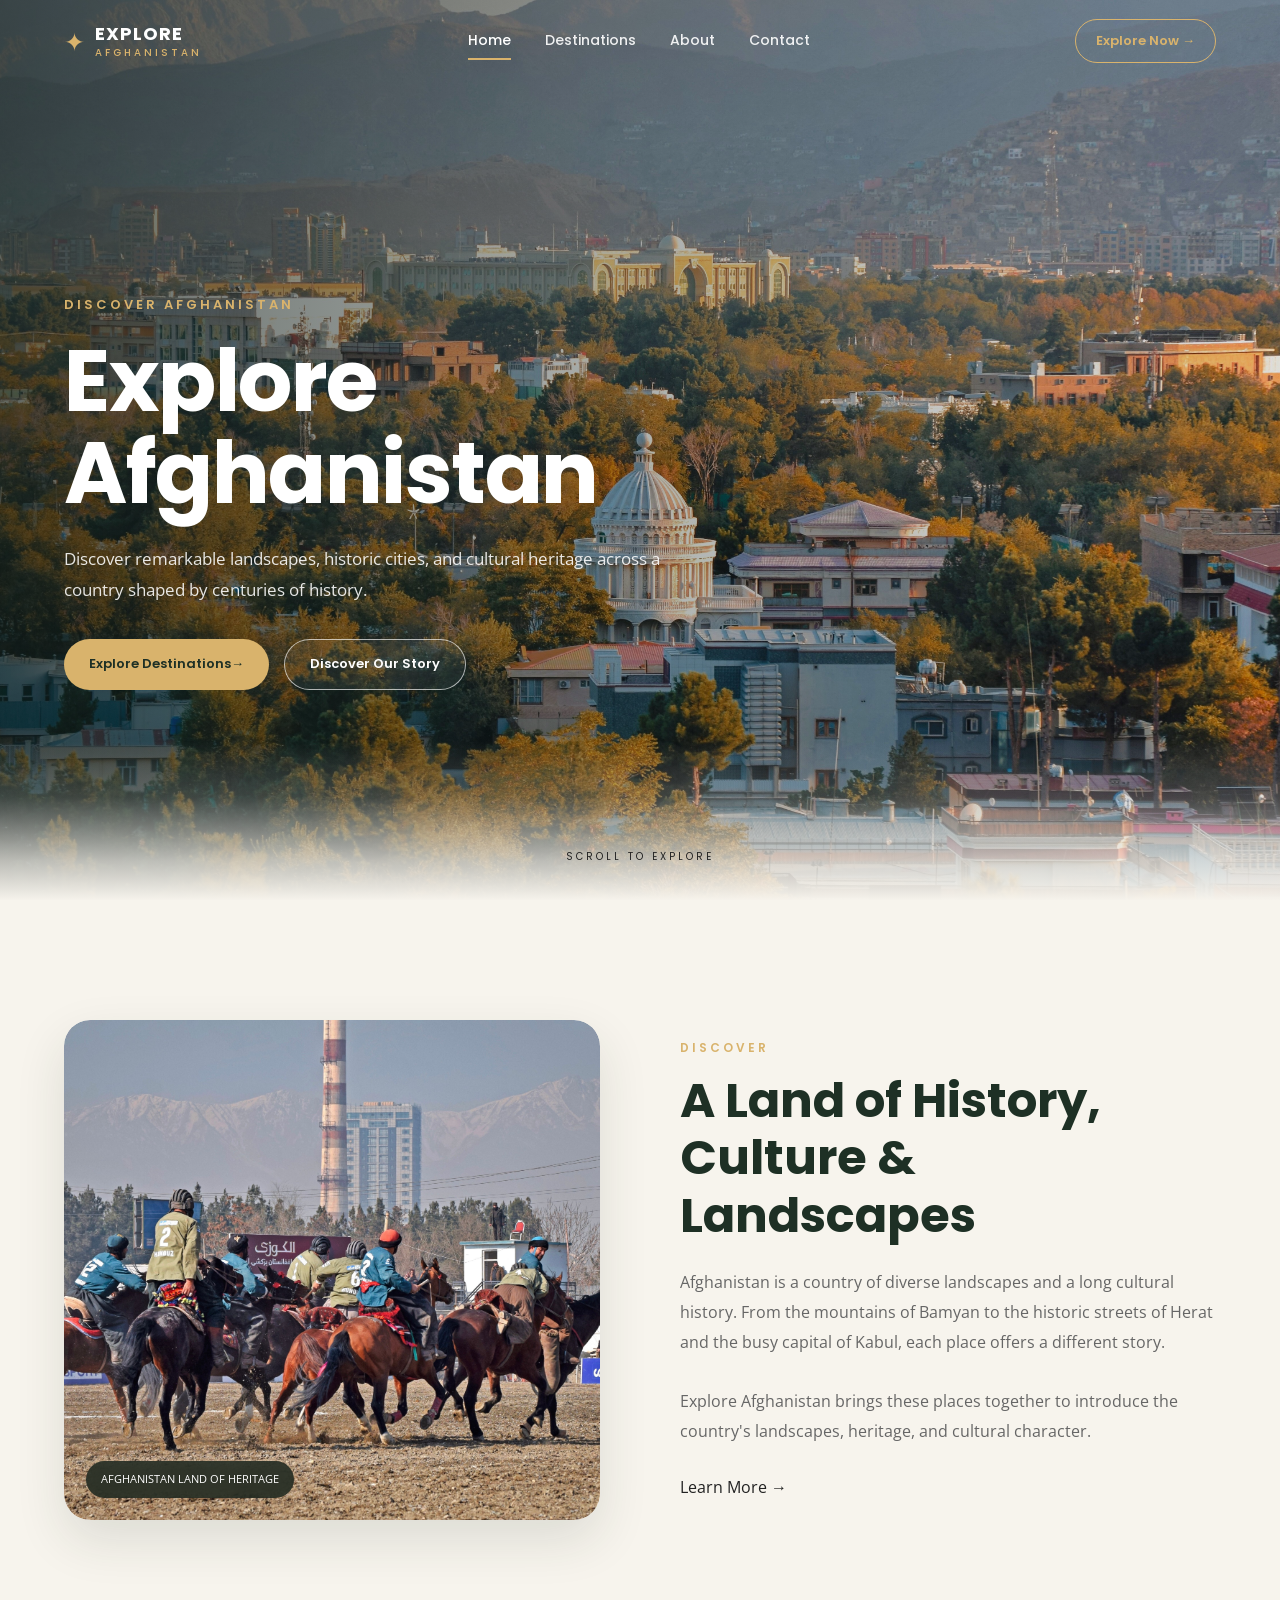
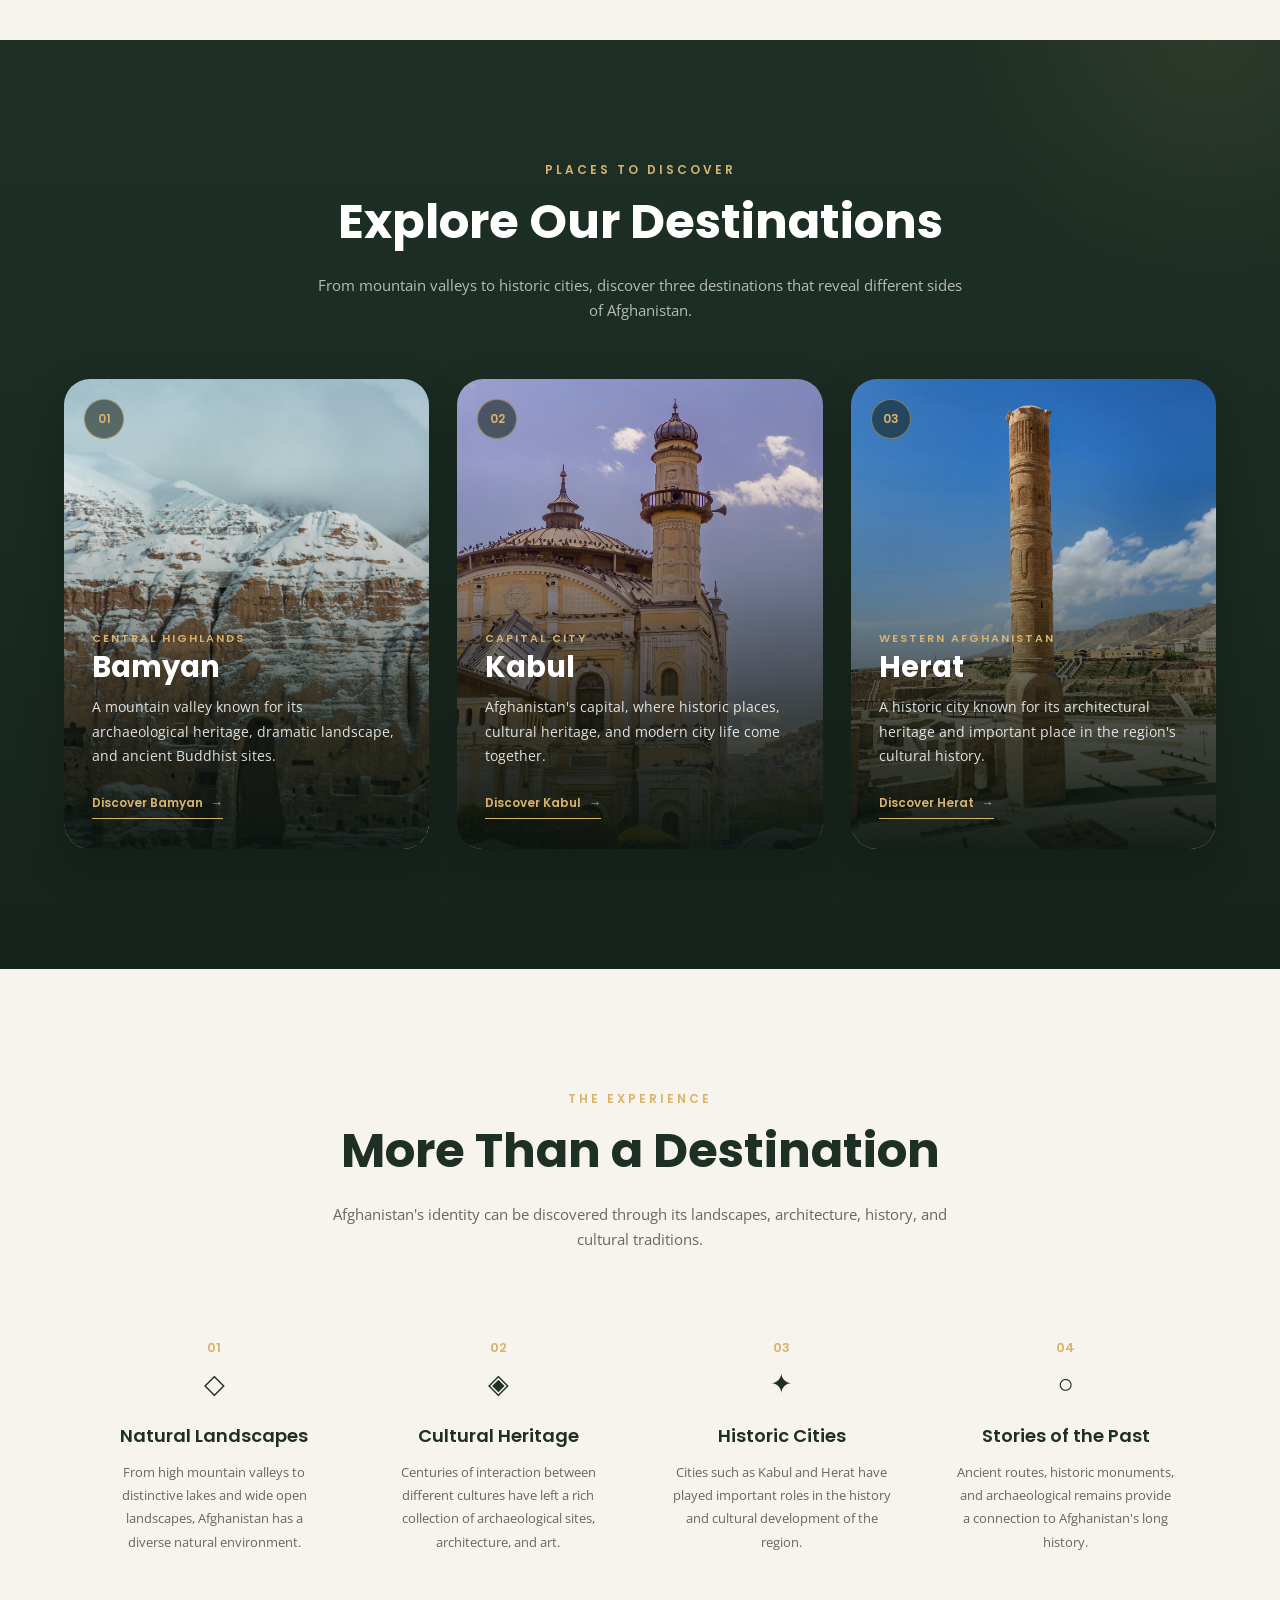
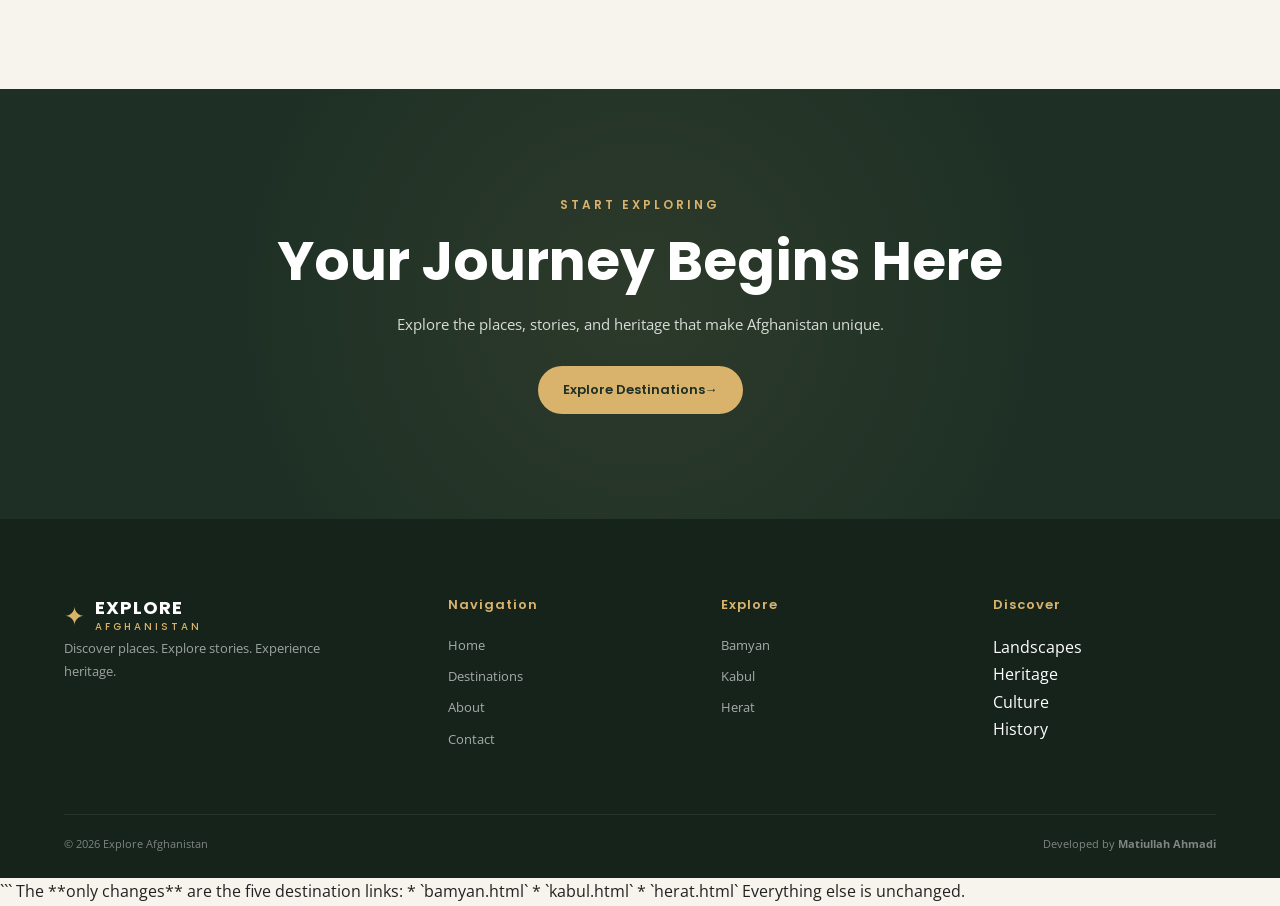
<file: index.html>
<!doctype html>
<html lang="en">
  <head>
    <meta charset="UTF-8" />
    <meta name="viewport" content="width=device-width, initial-scale=1.0" />

    <title>Explore Afghanistan</title>

    <!-- Google Fonts -->
    <link rel="preconnect" href="https://fonts.googleapis.com" />
    <link rel="preconnect" href="https://fonts.gstatic.com" crossorigin />

    <link
      href="https://fonts.googleapis.com/css2?family=Open+Sans:wght@400;500;600&family=Poppins:wght@400;500;600;700&display=swap"
      rel="stylesheet"
    />

    <!-- CSS -->
    <link rel="stylesheet" href="css/index.css" />
  </head>

  <body>
    <!-- ================= NAVBAR ================= -->

    <header class="navbar" id="navbar">
      <div class="nav-container">
        <a href="index.html" class="logo">
          <span class="logo-symbol">✦</span>

          <span class="logo-text">
            <span class="logo-main">EXPLORE</span>
            <span class="logo-sub">AFGHANISTAN</span>
          </span>
        </a>

        <nav class="nav-links">
          <a href="index.html" class="active">Home</a>

          <a href="destinations.html">Destinations</a>

          <a href="about.html">About</a>

          <a href="contact.html">Contact</a>
        </nav>

        <a href="destinations.html" class="nav-button">
          Explore Now
          <span>→</span>
        </a>

        <!-- Mobile Menu Button -->

        <button class="menu-toggle" id="menuToggle">☰</button>
      </div>
    </header>

    <!-- ================= HERO ================= -->

    <main>
      <section class="hero">
        <div class="hero-overlay"></div>

        <div class="hero-content">
          <span class="hero-label"> DISCOVER AFGHANISTAN </span>

          <h1>
            Explore<br />
            <span>Afghanistan</span>
          </h1>

          <p>
            Discover remarkable landscapes, historic cities, and cultural
            heritage across a country shaped by centuries of history.
          </p>

          <div class="hero-buttons">
            <a href="destinations.html" class="btn btn-primary">
              Explore Destinations
              <span>→</span>
            </a>

            <a href="about.html" class="btn btn-secondary">
              Discover Our Story
            </a>
          </div>
        </div>

        <div class="scroll-indicator">
          <span>SCROLL TO EXPLORE</span>

          <div class="scroll-line"></div>
        </div>
      </section>

      <!-- ================= INTRODUCTION ================= -->

      <section class="intro section">
        <div class="container intro-grid">
          <div class="intro-image">
            <img src="images/intro.jpg" alt="Landscape of Afghanistan" />

            <div class="image-caption">
              <span>AFGHANISTAN</span>
              <span>LAND OF HERITAGE</span>
            </div>
          </div>

          <div class="intro-content">
            <span class="section-label"> DISCOVER </span>

            <h2>
              A Land of History,
              <span>Culture & Landscapes</span>
            </h2>

            <div class="gold-line"></div>

            <p>
              Afghanistan is a country of diverse landscapes and a long cultural
              history. From the mountains of Bamyan to the historic streets of
              Herat and the busy capital of Kabul, each place offers a different
              story.
            </p>

            <p>
              Explore Afghanistan brings these places together to introduce the
              country's landscapes, heritage, and cultural character.
            </p>

            <a href="about.html" class="text-button">
              Learn More
              <span>→</span>
            </a>
          </div>
        </div>
      </section>

      <!-- ================= DESTINATIONS ================= -->

      <section class="destinations section">
        <div class="container">
          <div class="section-heading">
            <div>
              <span class="section-label"> PLACES TO DISCOVER </span>

              <h2>
                Explore Our
                <span>Destinations</span>
              </h2>
            </div>

            <p>
              From mountain valleys to historic cities, discover three
              destinations that reveal different sides of Afghanistan.
            </p>
          </div>

          <div class="destination-grid">
            <!-- BAMYAN -->

            <article class="destination-card">
              <div class="card-image">
                <img src="images/bamyan.jpg" alt="Bamyan Afghanistan" />

                <span class="card-number">01</span>
              </div>

              <div class="card-content">
                <span class="card-location"> CENTRAL HIGHLANDS </span>

                <h3>Bamyan</h3>

                <p>
                  A mountain valley known for its archaeological heritage,
                  dramatic landscape, and ancient Buddhist sites.
                </p>

                <a href="bamyan.html" class="card-link">
                  Discover Bamyan
                  <span>→</span>
                </a>
              </div>
            </article>

            <!-- KABUL -->

            <article class="destination-card">
              <div class="card-image">
                <img src="images/kabul.jpg" alt="Kabul Afghanistan" />

                <span class="card-number">02</span>
              </div>

              <div class="card-content">
                <span class="card-location"> CAPITAL CITY </span>

                <h3>Kabul</h3>

                <p>
                  Afghanistan's capital, where historic places, cultural
                  heritage, and modern city life come together.
                </p>

                <a href="kabul.html" class="card-link">
                  Discover Kabul
                  <span>→</span>
                </a>
              </div>
            </article>

            <!-- HERAT -->

            <article class="destination-card">
              <div class="card-image">
                <img src="images/herat.jpg" alt="Herat Afghanistan" />

                <span class="card-number">03</span>
              </div>

              <div class="card-content">
                <span class="card-location"> WESTERN AFGHANISTAN </span>

                <h3>Herat</h3>

                <p>
                  A historic city known for its architectural heritage and
                  important place in the region's cultural history.
                </p>

                <a href="herat.html" class="card-link">
                  Discover Herat
                  <span>→</span>
                </a>
              </div>
            </article>
          </div>
        </div>
      </section>

      <!-- ================= WHY EXPLORE ================= -->

      <section class="why-section section">
        <div class="container">
          <div class="why-heading">
            <span class="section-label"> THE EXPERIENCE </span>

            <h2>
              More Than a
              <span>Destination</span>
            </h2>

            <p>
              Afghanistan's identity can be discovered through its landscapes,
              architecture, history, and cultural traditions.
            </p>
          </div>

          <div class="features-grid">
            <div class="feature">
              <span class="feature-number">01</span>

              <div class="feature-icon">◇</div>

              <h3>Natural Landscapes</h3>

              <p>
                From high mountain valleys to distinctive lakes and wide open
                landscapes, Afghanistan has a diverse natural environment.
              </p>
            </div>

            <div class="feature">
              <span class="feature-number">02</span>

              <div class="feature-icon">◈</div>

              <h3>Cultural Heritage</h3>

              <p>
                Centuries of interaction between different cultures have left a
                rich collection of archaeological sites, architecture, and art.
              </p>
            </div>

            <div class="feature">
              <span class="feature-number">03</span>

              <div class="feature-icon">✦</div>

              <h3>Historic Cities</h3>

              <p>
                Cities such as Kabul and Herat have played important roles in
                the history and cultural development of the region.
              </p>
            </div>

            <div class="feature">
              <span class="feature-number">04</span>

              <div class="feature-icon">○</div>

              <h3>Stories of the Past</h3>

              <p>
                Ancient routes, historic monuments, and archaeological remains
                provide a connection to Afghanistan's long history.
              </p>
            </div>
          </div>
        </div>
      </section>

      <!-- ================= CTA ================= -->

      <section class="cta">
        <div class="cta-overlay"></div>

        <div class="cta-content">
          <span class="section-label"> START EXPLORING </span>

          <h2>
            Your Journey
            <span>Begins Here</span>
          </h2>

          <p>
            Explore the places, stories, and heritage that make Afghanistan
            unique.
          </p>

          <a href="destinations.html" class="btn btn-primary">
            Explore Destinations
            <span>→</span>
          </a>
        </div>
      </section>
    </main>

    <!-- ================= FOOTER ================= -->

    <footer class="footer">
      <div class="container footer-grid">
        <div class="footer-brand">
          <a href="index.html" class="logo footer-logo">
            <span class="logo-symbol">✦</span>

            <span class="logo-text">
              <span class="logo-main">EXPLORE</span>
              <span class="logo-sub">AFGHANISTAN</span>
            </span>
          </a>

          <p>Discover places. Explore stories. Experience heritage.</p>
        </div>

        <div class="footer-column">
          <h4>Navigation</h4>

          <a href="index.html">Home</a>
          <a href="destinations.html">Destinations</a>
          <a href="about.html">About</a>
          <a href="contact.html">Contact</a>
        </div>

        <div class="footer-column">
          <h4>Explore</h4>

          <a href="bamyan.html">Bamyan</a>
          <a href="kabul.html">Kabul</a>
          <a href="herat.html">Herat</a>
        </div>

        <div class="footer-column">
          <h4>Discover</h4>

          <p>Landscapes</p>

          <p>Heritage</p>

          <p>Culture</p>

          <p>History</p>
        </div>
      </div>

      <div class="footer-bottom">
        <div class="container footer-bottom-content">
          <p>© 2026 Explore Afghanistan</p>

          <p>
            Developed by
            <strong>Matiullah Ahmadi</strong>
          </p>
        </div>
      </div>
    </footer>

    <!-- ================= JAVASCRIPT ================= -->

    <script>
      const navbar = document.getElementById("navbar");

      window.addEventListener("scroll", () => {
        if (window.scrollY > 60) {
          navbar.classList.add("scrolled");
        } else {
          navbar.classList.remove("scrolled");
        }
      });

      const menuToggle = document.getElementById("menuToggle");
      const navLinks = document.querySelector(".nav-links");

      menuToggle.addEventListener("click", () => {
        navLinks.classList.toggle("mobile-active");
      });
    </script>
  </body>
</html>
``` The **only changes** are the five destination links: * `bamyan.html` *
`kabul.html` * `herat.html` Everything else is unchanged.
</file>
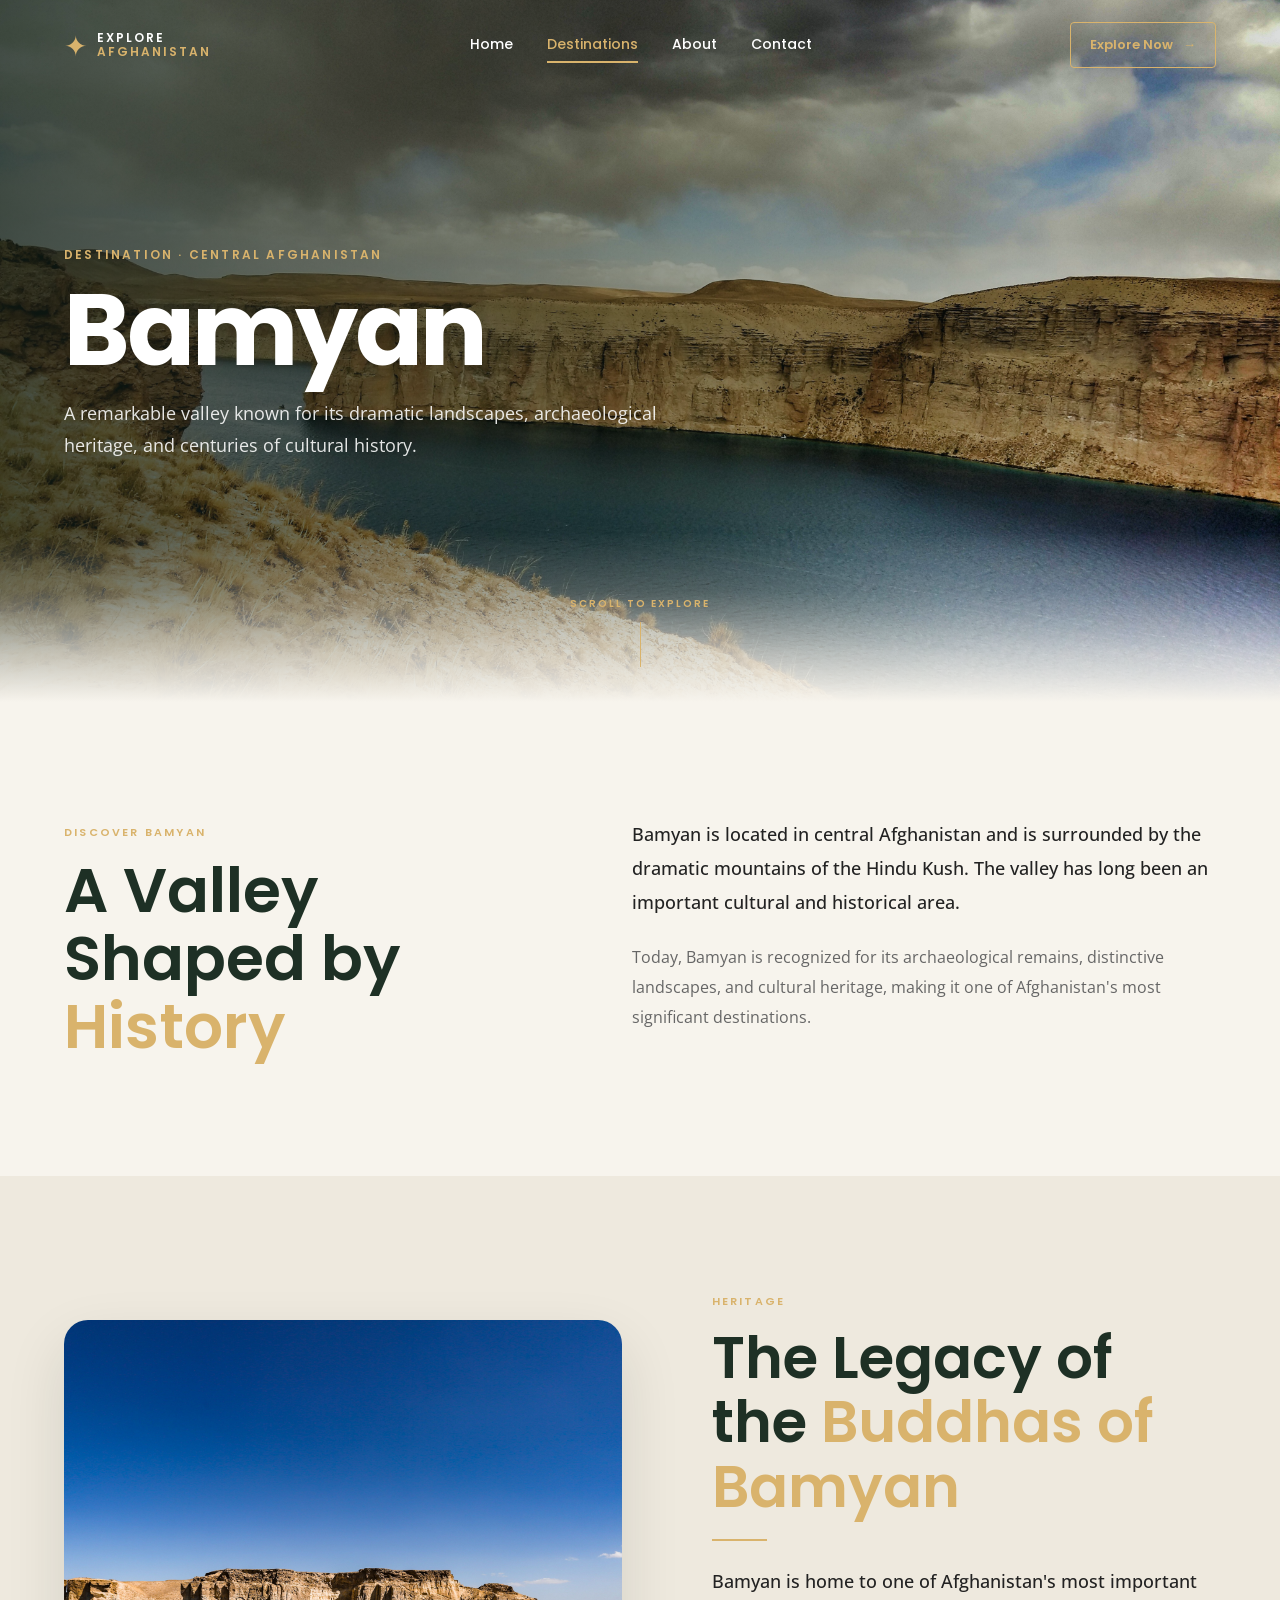
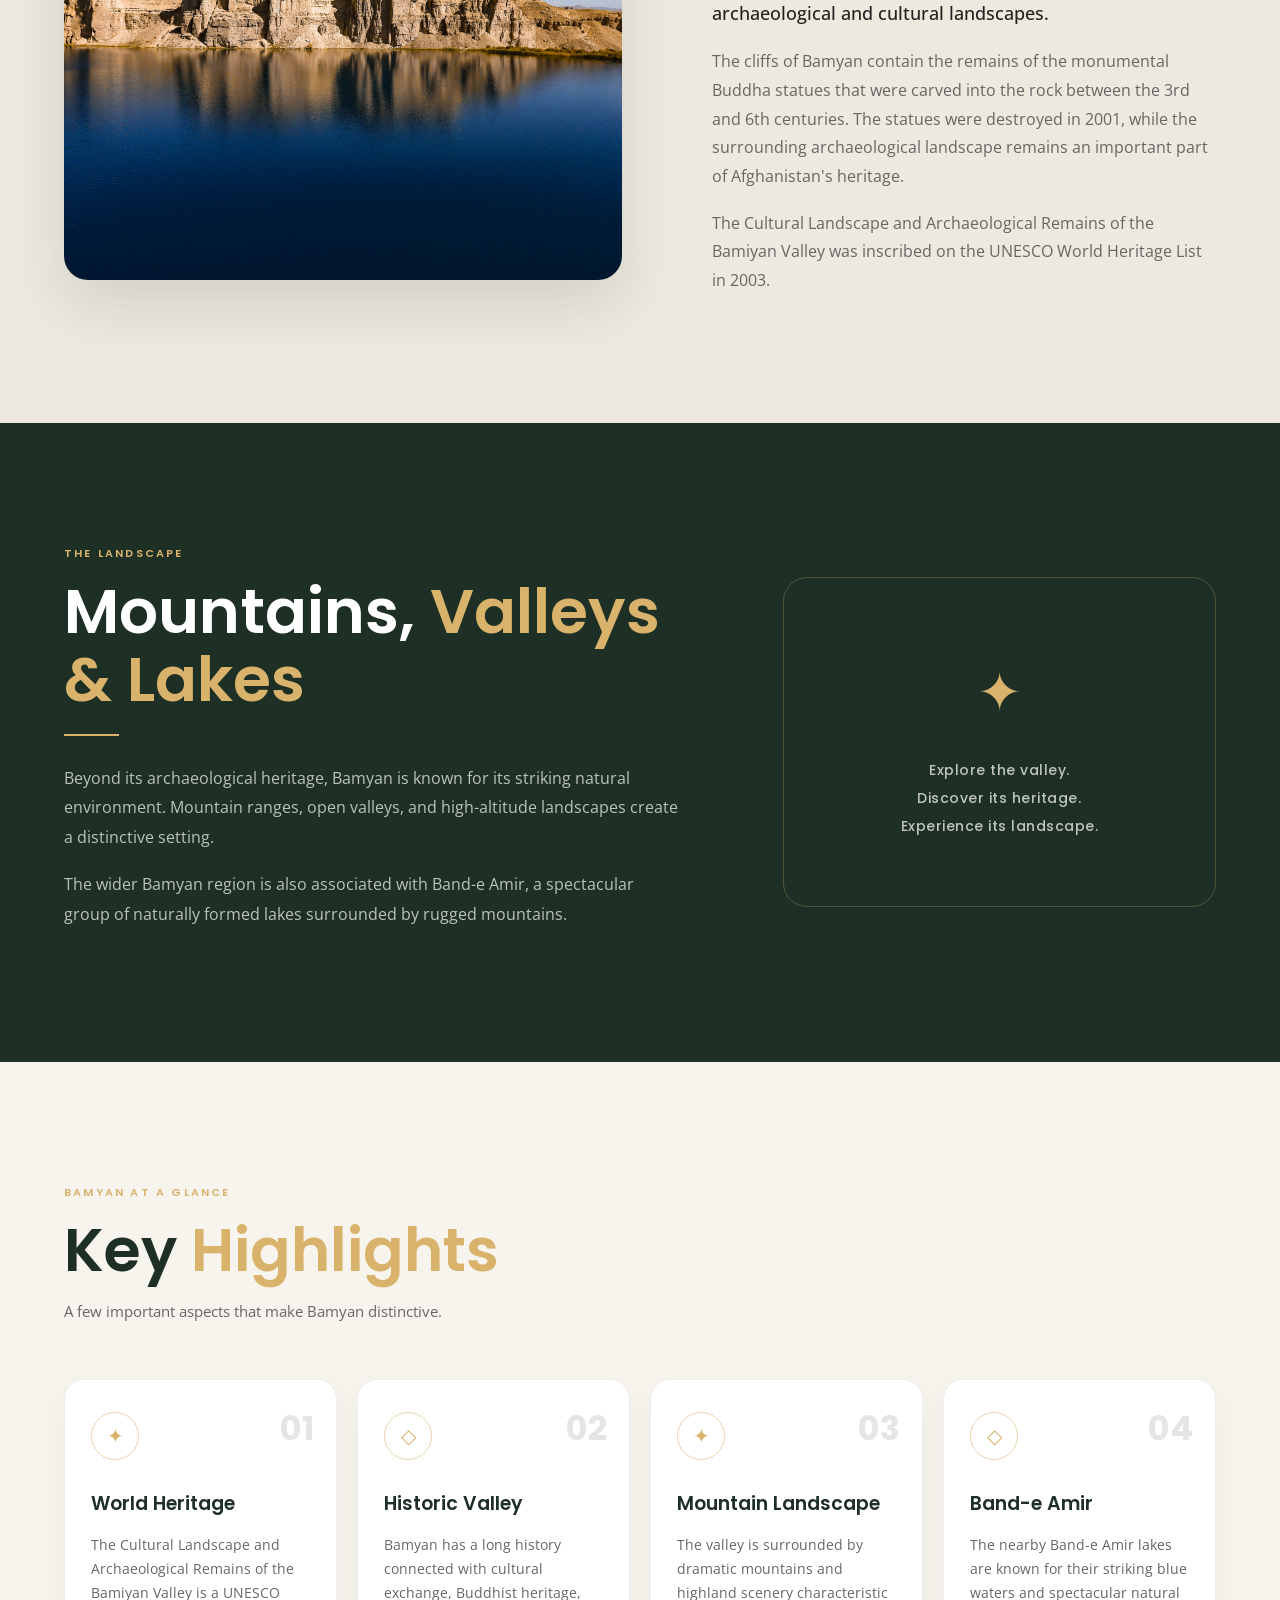
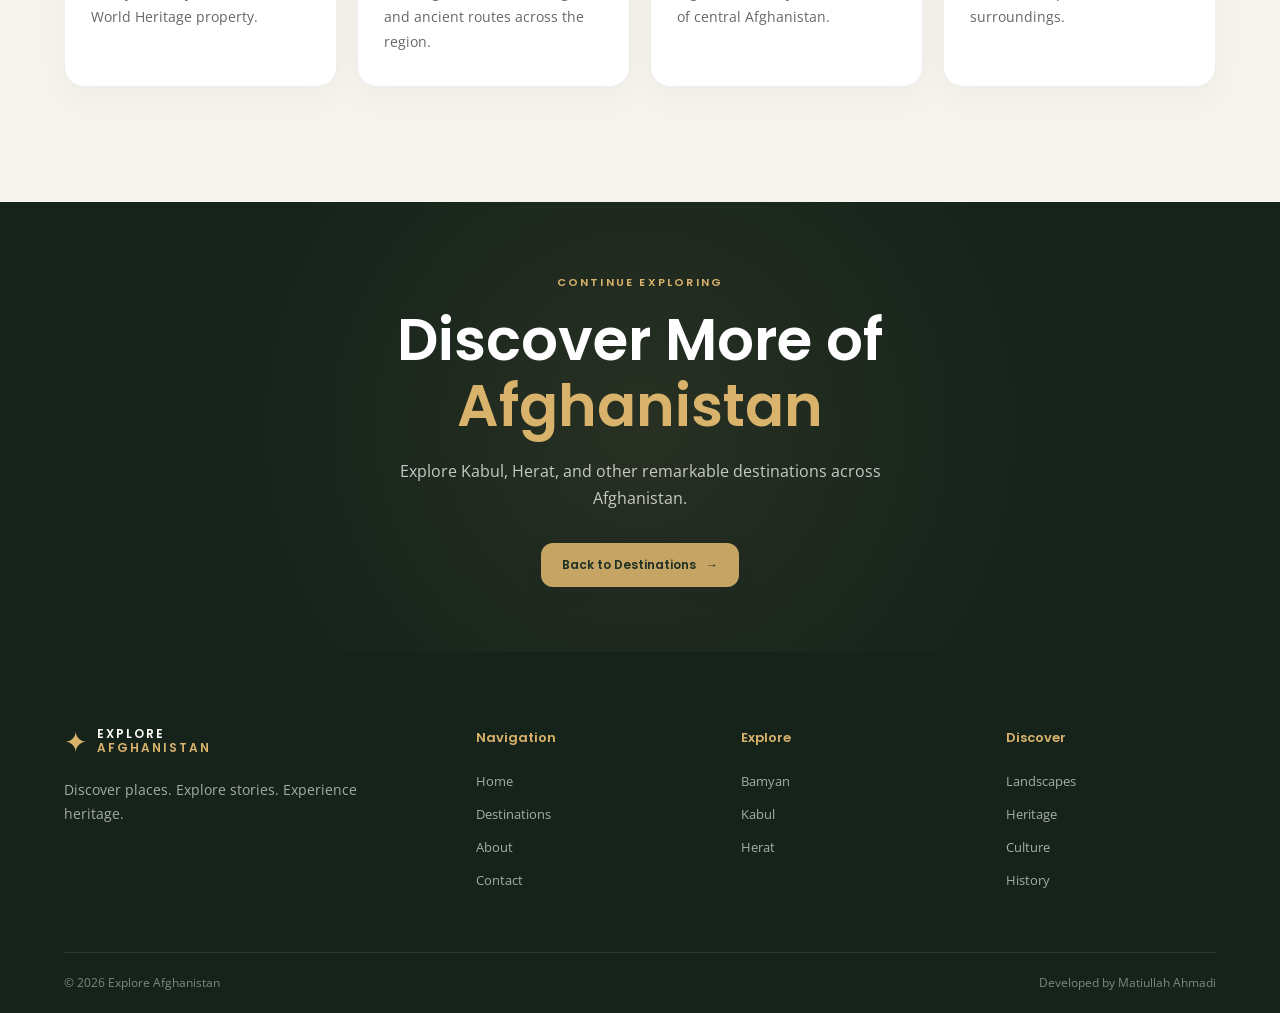
<file: bamyan.html>
<!doctype html>
<html lang="en">
  <head>
    <meta charset="UTF-8" />
    <meta name="viewport" content="width=device-width, initial-scale=1.0" />

    <title>Bamyan | Explore Afghanistan</title>

    <link
      href="https://fonts.googleapis.com/css2?family=Open+Sans:wght@400;500;600&family=Poppins:wght@400;500;600;700&display=swap"
      rel="stylesheet"
    />

    <link rel="stylesheet" href="css/bamyan.css" />
  </head>

  <body>
    <!-- NAVBAR -->
    <header class="navbar">
      <div class="container nav-container">
        <a href="index.html" class="brand">
          <span class="brand-symbol">✦</span>

          <span class="brand-text">
            <span>EXPLORE</span>
            <span>AFGHANISTAN</span>
          </span>
        </a>

        <nav class="nav-menu">
          <a href="index.html">Home</a>
          <a href="destinations.html" class="active">Destinations</a>
          <a href="about.html">About</a>
          <a href="contact.html">Contact</a>
        </nav>

        <a href="destinations.html" class="nav-button">
          Explore Now <span>→</span>
        </a>

        <button class="menu-toggle" aria-label="Open navigation menu">
          <span></span>
          <span></span>
          <span></span>
        </button>
      </div>
    </header>

    <!-- MAIN -->
    <main>
      <!-- HERO -->
      <section class="destination-hero">
        <img
          src="images/bamyan-3.jpg"
          alt="Bamyan Valley"
          class="destination-hero-image"
        />

        <div class="destination-hero-overlay"></div>

        <div class="container">
          <div class="destination-hero-content">
            <span class="section-label">
              DESTINATION · CENTRAL AFGHANISTAN
            </span>

            <h1>Bamyan</h1>

            <p>
              A remarkable valley known for its dramatic landscapes,
              archaeological heritage, and centuries of cultural history.
            </p>
          </div>
        </div>

        <!-- Scroll Indicator -->
        <div class="scroll-indicator">
          <span>SCROLL TO EXPLORE</span>
          <div class="scroll-line"></div>
        </div>
      </section>

      <!-- INTRO -->
      <section class="destination-intro">
        <div class="container intro-container">
          <div class="intro-heading">
            <span class="section-label"> DISCOVER BAMYAN </span>

            <h2>
              A Valley Shaped by
              <span>History</span>
            </h2>
          </div>

          <div class="intro-text">
            <p>
              Bamyan is located in central Afghanistan and is surrounded by the
              dramatic mountains of the Hindu Kush. The valley has long been an
              important cultural and historical area.
            </p>

            <p>
              Today, Bamyan is recognized for its archaeological remains,
              distinctive landscapes, and cultural heritage, making it one of
              Afghanistan's most significant destinations.
            </p>
          </div>
        </div>
      </section>

      <!-- HERITAGE -->
      <section class="destination-story">
        <div class="container story-container">
          <div class="story-image">
            <img
              src="images/bamyan-2.jpg"
              alt="Bamyan landscape and heritage"
            />
          </div>

          <div class="story-content">
            <span class="section-label"> HERITAGE </span>

            <h2>
              The Legacy of the
              <span>Buddhas of Bamyan</span>
            </h2>

            <div class="gold-line"></div>

            <p class="lead">
              Bamyan is home to one of Afghanistan's most important
              archaeological and cultural landscapes.
            </p>

            <p>
              The cliffs of Bamyan contain the remains of the monumental Buddha
              statues that were carved into the rock between the 3rd and 6th
              centuries. The statues were destroyed in 2001, while the
              surrounding archaeological landscape remains an important part of
              Afghanistan's heritage.
            </p>

            <p>
              The Cultural Landscape and Archaeological Remains of the Bamiyan
              Valley was inscribed on the UNESCO World Heritage List in 2003.
            </p>
          </div>
        </div>
      </section>

      <!-- LANDSCAPE -->
      <section class="landscape-section">
        <div class="container landscape-container">
          <div class="landscape-content">
            <span class="section-label"> THE LANDSCAPE </span>

            <h2>
              Mountains,
              <span>Valleys & Lakes</span>
            </h2>

            <div class="gold-line"></div>

            <p>
              Beyond its archaeological heritage, Bamyan is known for its
              striking natural environment. Mountain ranges, open valleys, and
              high-altitude landscapes create a distinctive setting.
            </p>

            <p>
              The wider Bamyan region is also associated with Band-e Amir, a
              spectacular group of naturally formed lakes surrounded by rugged
              mountains.
            </p>
          </div>

          <div class="landscape-mark">
            <span>✦</span>

            <p>
              Explore the valley.<br />
              Discover its heritage.<br />
              Experience its landscape.
            </p>
          </div>
        </div>
      </section>

      <!-- KEY FACTS -->
      <section class="facts-section">
        <div class="container">
          <div class="section-heading">
            <span class="section-label"> BAMYAN AT A GLANCE </span>

            <h2>
              Key
              <span>Highlights</span>
            </h2>

            <p>A few important aspects that make Bamyan distinctive.</p>
          </div>

          <div class="facts-grid">
            <article class="fact-card">
              <span class="fact-number">01</span>

              <div class="fact-icon">✦</div>

              <h3>World Heritage</h3>

              <p>
                The Cultural Landscape and Archaeological Remains of the Bamiyan
                Valley is a UNESCO World Heritage property.
              </p>
            </article>

            <article class="fact-card">
              <span class="fact-number">02</span>

              <div class="fact-icon">◇</div>

              <h3>Historic Valley</h3>

              <p>
                Bamyan has a long history connected with cultural exchange,
                Buddhist heritage, and ancient routes across the region.
              </p>
            </article>

            <article class="fact-card">
              <span class="fact-number">03</span>

              <div class="fact-icon">✦</div>

              <h3>Mountain Landscape</h3>

              <p>
                The valley is surrounded by dramatic mountains and highland
                scenery characteristic of central Afghanistan.
              </p>
            </article>

            <article class="fact-card">
              <span class="fact-number">04</span>

              <div class="fact-icon">◇</div>

              <h3>Band-e Amir</h3>

              <p>
                The nearby Band-e Amir lakes are known for their striking blue
                waters and spectacular natural surroundings.
              </p>
            </article>
          </div>
        </div>
      </section>

      <!-- CTA -->
      <section class="destination-cta">
        <div class="cta-overlay"></div>

        <div class="container cta-content">
          <span class="section-label"> CONTINUE EXPLORING </span>

          <h2>
            Discover More of
            <span>Afghanistan</span>
          </h2>

          <p>
            Explore Kabul, Herat, and other remarkable destinations across
            Afghanistan.
          </p>

          <a href="destinations.html" class="btn btn-primary">
            Back to Destinations
            <span>→</span>
          </a>
        </div>
      </section>
    </main>

    <!-- FOOTER -->
    <footer class="footer">
      <div class="container footer-grid">
        <div class="footer-brand">
          <a href="index.html" class="brand footer-logo">
            <span class="brand-symbol">✦</span>

            <span class="brand-text">
              <span>EXPLORE</span>
              <span>AFGHANISTAN</span>
            </span>
          </a>

          <p>Discover places. Explore stories. Experience heritage.</p>
        </div>

        <div class="footer-column">
          <h4>Navigation</h4>

          <a href="index.html">Home</a>
          <a href="destinations.html">Destinations</a>
          <a href="about.html">About</a>
          <a href="contact.html">Contact</a>
        </div>

        <div class="footer-column">
          <h4>Explore</h4>

          <a href="bamyan.html">Bamyan</a>
          <a href="kabul.html">Kabul</a>
          <a href="herat.html">Herat</a>
        </div>

        <div class="footer-column">
          <h4>Discover</h4>

          <a href="destinations.html">Landscapes</a>
          <a href="destinations.html">Heritage</a>
          <a href="destinations.html">Culture</a>
          <a href="destinations.html">History</a>
        </div>
      </div>

      <div class="container footer-bottom">
        <p>© 2026 Explore Afghanistan</p>

        <p>Developed by Matiullah Ahmadi</p>
      </div>
    </footer>

    <!-- JAVASCRIPT -->
    <script>
      const navbar = document.querySelector(".navbar");
      const menuToggle = document.querySelector(".menu-toggle");
      const navMenu = document.querySelector(".nav-menu");

      window.addEventListener("scroll", () => {
        if (window.scrollY > 50) {
          navbar.classList.add("scrolled");
        } else {
          navbar.classList.remove("scrolled");
        }
      });

      menuToggle.addEventListener("click", () => {
        navMenu.classList.toggle("open");
        menuToggle.classList.toggle("active");
      });
    </script>
  </body>
</html>
</file>
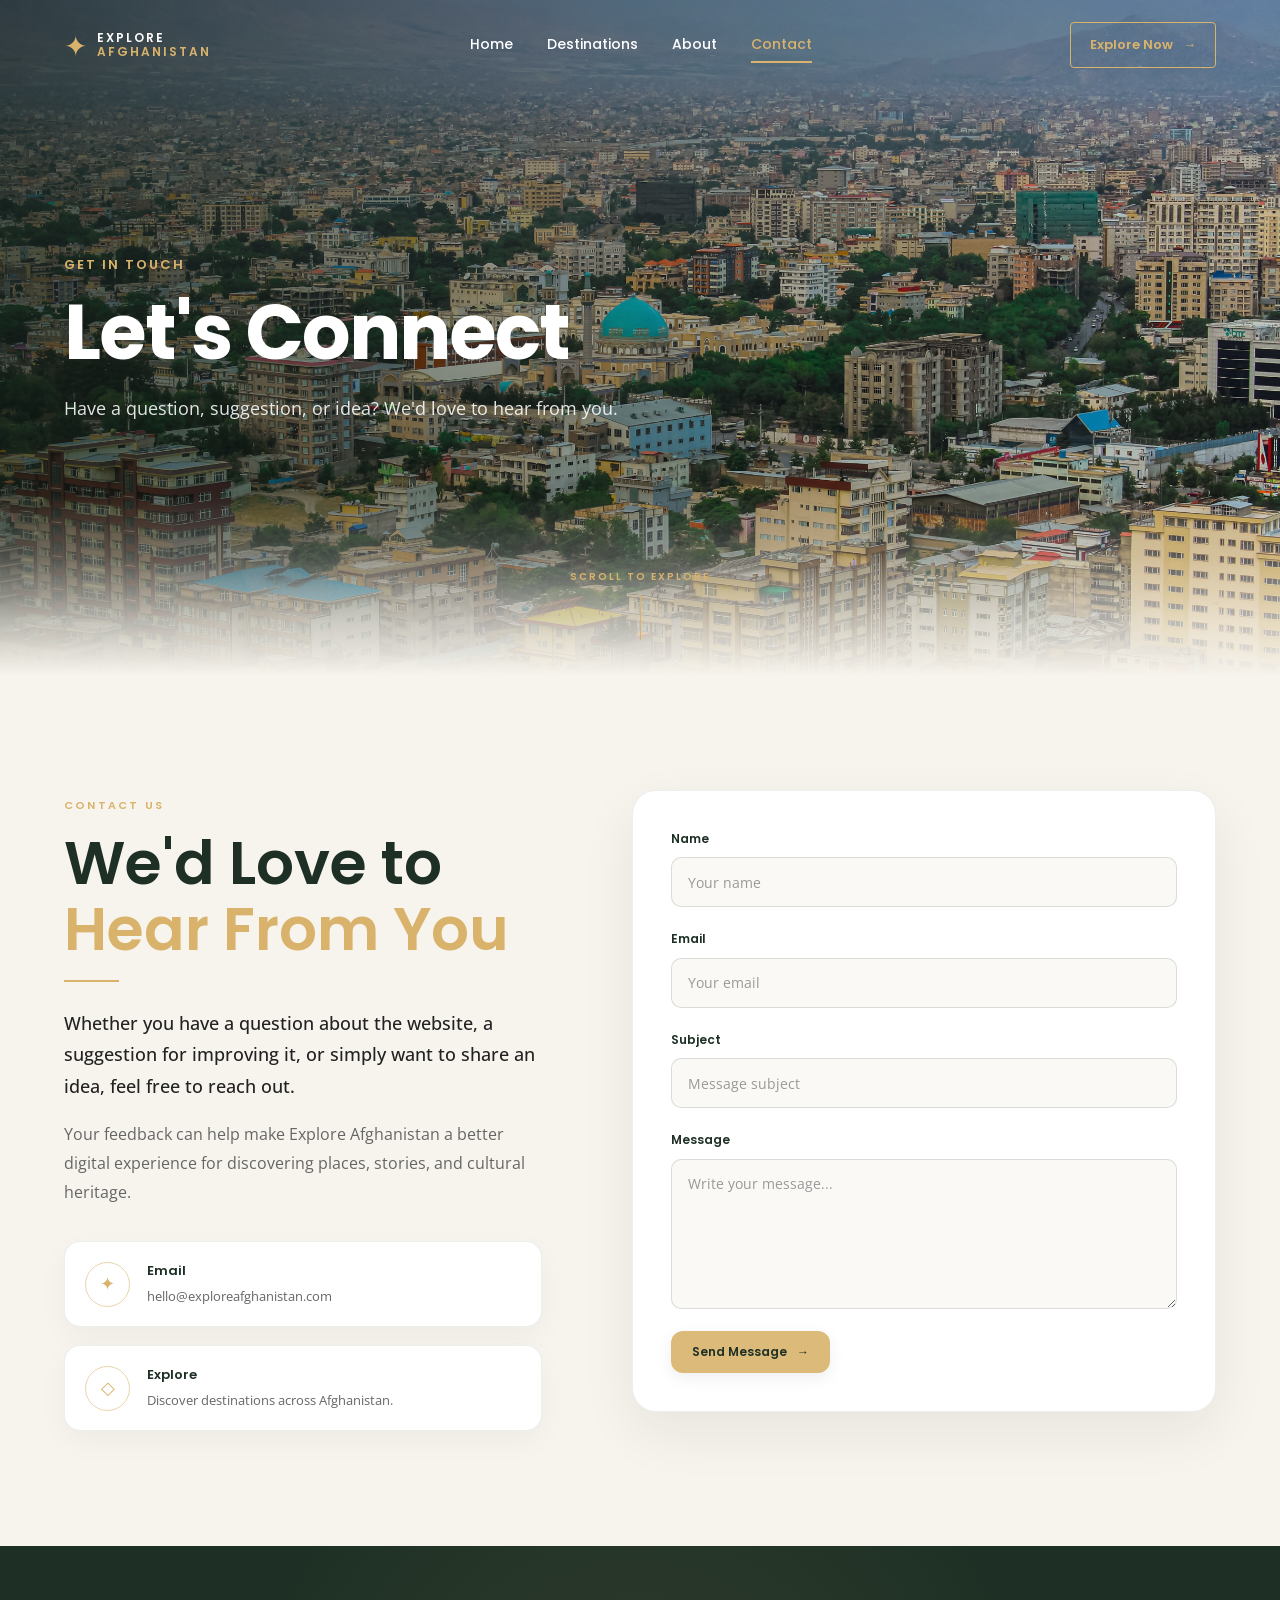
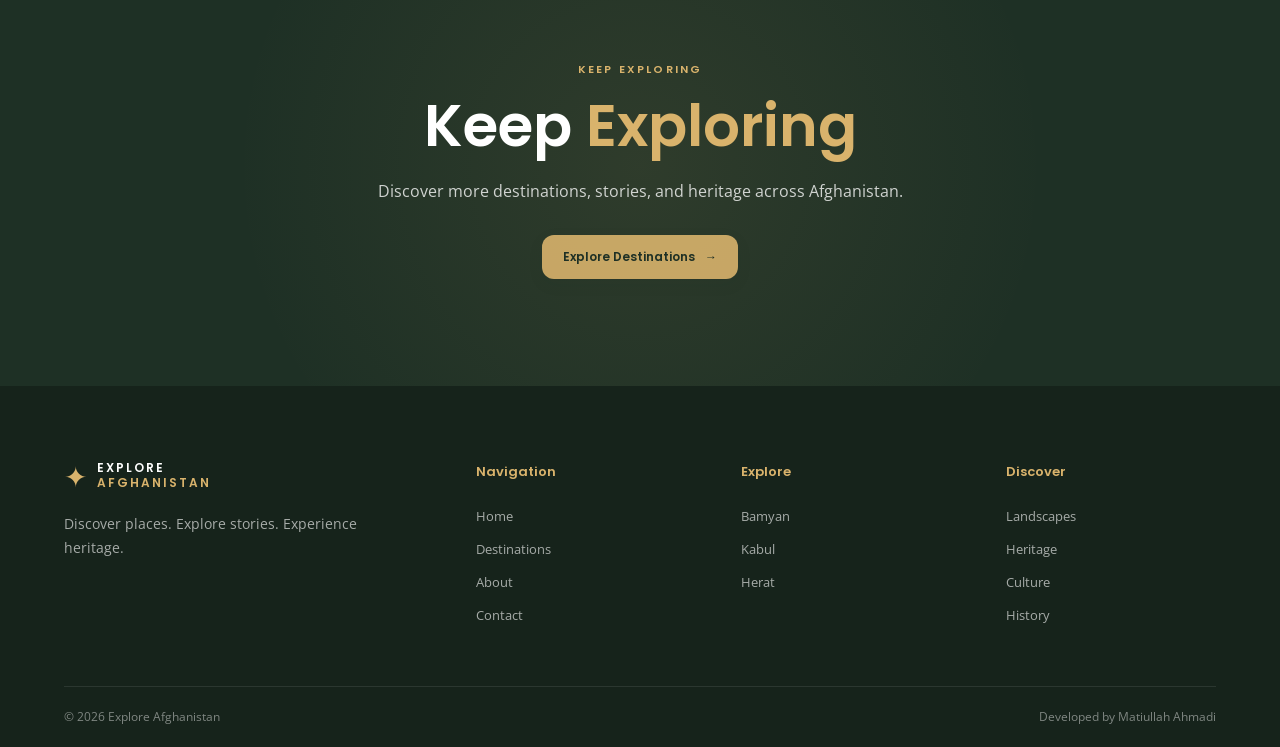
<file: contact.html>
<!doctype html>
<html lang="en">
  <head>
    <meta charset="UTF-8" />
    <meta name="viewport" content="width=device-width, initial-scale=1.0" />

    <title>Contact | Explore Afghanistan</title>

    <link
      href="https://fonts.googleapis.com/css2?family=Open+Sans:wght@400;500;600&family=Poppins:wght@400;500;600;700&display=swap"
      rel="stylesheet"
    />

    <link rel="stylesheet" href="css/contact.css" />
  </head>

  <body>
    <!-- NAVBAR -->
    <header class="navbar">
      <div class="container nav-container">
        <a href="index.html" class="brand">
          <span class="brand-symbol">✦</span>

          <span class="brand-text">
            <span>EXPLORE</span>
            <span>AFGHANISTAN</span>
          </span>
        </a>

        <nav class="nav-menu">
          <a href="index.html">Home</a>
          <a href="destinations.html">Destinations</a>
          <a href="about.html">About</a>
          <a href="contact.html" class="active">Contact</a>
        </nav>

        <a href="destinations.html" class="nav-button">
          Explore Now <span>→</span>
        </a>

        <button class="menu-toggle" aria-label="Open navigation menu">
          <span></span>
          <span></span>
          <span></span>
        </button>
      </div>
    </header>

    <!-- HERO -->
    <main>
      <section class="page-hero">
        <img
          src="images/contact-hero.jpg"
          alt="Afghanistan landscape"
          class="page-hero-image"
        />

        <div class="page-hero-overlay"></div>

        <div class="container">
          <div class="page-hero-content">
            <span class="section-label"> GET IN TOUCH </span>

            <h1>Let's Connect</h1>

            <p>
              Have a question, suggestion, or idea? We'd love to hear from you.
            </p>
          </div>
        </div>

        <!-- Scroll Indicator -->
        <div class="scroll-indicator">
          <span>SCROLL TO EXPLORE</span>
          <div class="scroll-line"></div>
        </div>
      </section>

      <!-- CONTACT INTRO -->
      <section class="contact-section">
        <div class="container contact-container">
          <div class="contact-info">
            <span class="section-label"> CONTACT US </span>

            <h2>
              We'd Love to
              <span>Hear From You</span>
            </h2>

            <div class="gold-line"></div>

            <p class="contact-lead">
              Whether you have a question about the website, a suggestion for
              improving it, or simply want to share an idea, feel free to reach
              out.
            </p>

            <p>
              Your feedback can help make Explore Afghanistan a better digital
              experience for discovering places, stories, and cultural heritage.
            </p>

            <div class="contact-details">
              <div class="contact-detail">
                <span class="detail-icon">✦</span>

                <div>
                  <h4>Email</h4>
                  <p>hello@exploreafghanistan.com</p>
                </div>
              </div>

              <div class="contact-detail">
                <span class="detail-icon">◇</span>

                <div>
                  <h4>Explore</h4>
                  <p>Discover destinations across Afghanistan.</p>
                </div>
              </div>
            </div>
          </div>

          <!-- CONTACT FORM -->
          <div class="contact-form-wrapper">
            <form class="contact-form">
              <div class="form-group">
                <label for="name">Name</label>

                <input
                  type="text"
                  id="name"
                  name="name"
                  placeholder="Your name"
                  required
                />
              </div>

              <div class="form-group">
                <label for="email">Email</label>

                <input
                  type="email"
                  id="email"
                  name="email"
                  placeholder="Your email"
                  required
                />
              </div>

              <div class="form-group">
                <label for="subject">Subject</label>

                <input
                  type="text"
                  id="subject"
                  name="subject"
                  placeholder="Message subject"
                  required
                />
              </div>

              <div class="form-group">
                <label for="message">Message</label>

                <textarea
                  id="message"
                  name="message"
                  rows="6"
                  placeholder="Write your message..."
                  required
                ></textarea>
              </div>

              <button type="submit" class="btn btn-primary">
                Send Message
                <span>→</span>
              </button>
            </form>
          </div>
        </div>
      </section>

      <!-- CTA -->
      <section class="contact-cta">
        <div class="cta-overlay"></div>

        <div class="container cta-content">
          <span class="section-label"> KEEP EXPLORING </span>

          <h2>
            Keep
            <span>Exploring</span>
          </h2>

          <p>
            Discover more destinations, stories, and heritage across
            Afghanistan.
          </p>

          <a href="destinations.html" class="btn btn-primary">
            Explore Destinations
            <span>→</span>
          </a>
        </div>
      </section>
    </main>

    <!-- FOOTER -->
    <footer class="footer">
      <div class="container footer-grid">
        <div class="footer-brand">
          <a href="index.html" class="brand footer-logo">
            <span class="brand-symbol">✦</span>

            <span class="brand-text">
              <span>EXPLORE</span>
              <span>AFGHANISTAN</span>
            </span>
          </a>

          <p>Discover places. Explore stories. Experience heritage.</p>
        </div>

        <div class="footer-column">
          <h4>Navigation</h4>

          <a href="index.html">Home</a>
          <a href="destinations.html">Destinations</a>
          <a href="about.html">About</a>
          <a href="contact.html">Contact</a>
        </div>

        <div class="footer-column">
          <h4>Explore</h4>

          <a href="bamyan.html">Bamyan</a>
          <a href="kabul.html">Kabul</a>
          <a href="herat.html">Herat</a>
        </div>

        <div class="footer-column">
          <h4>Discover</h4>

          <a href="destinations.html">Landscapes</a>
          <a href="destinations.html">Heritage</a>
          <a href="destinations.html">Culture</a>
          <a href="destinations.html">History</a>
        </div>
      </div>

      <div class="container footer-bottom">
        <p>© 2026 Explore Afghanistan</p>

        <p>Developed by Matiullah Ahmadi</p>
      </div>
    </footer>

    <script>
      const navbar = document.querySelector(".navbar");
      const menuToggle = document.querySelector(".menu-toggle");
      const navMenu = document.querySelector(".nav-menu");

      window.addEventListener("scroll", () => {
        if (window.scrollY > 50) {
          navbar.classList.add("scrolled");
        } else {
          navbar.classList.remove("scrolled");
        }
      });

      menuToggle.addEventListener("click", () => {
        navMenu.classList.toggle("open");
        menuToggle.classList.toggle("active");
      });
    </script>
  </body>
</html>
</file>
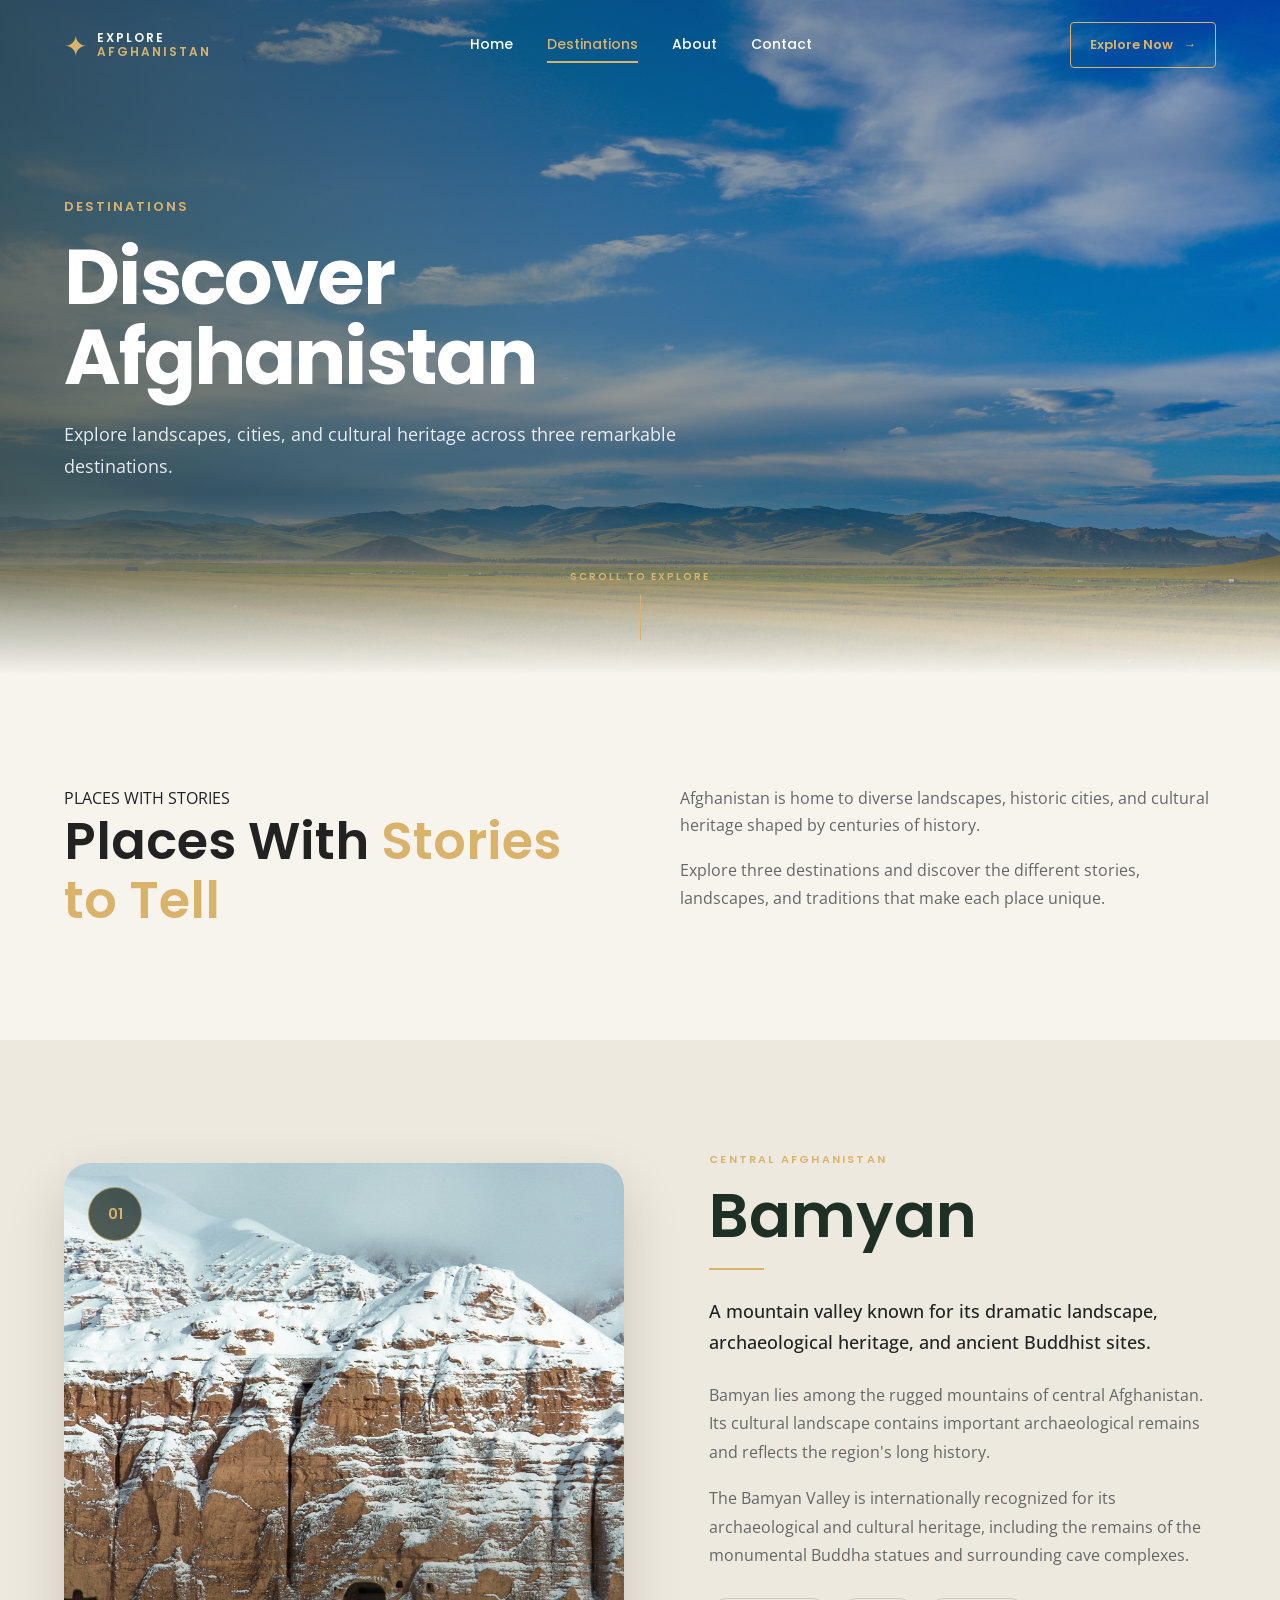
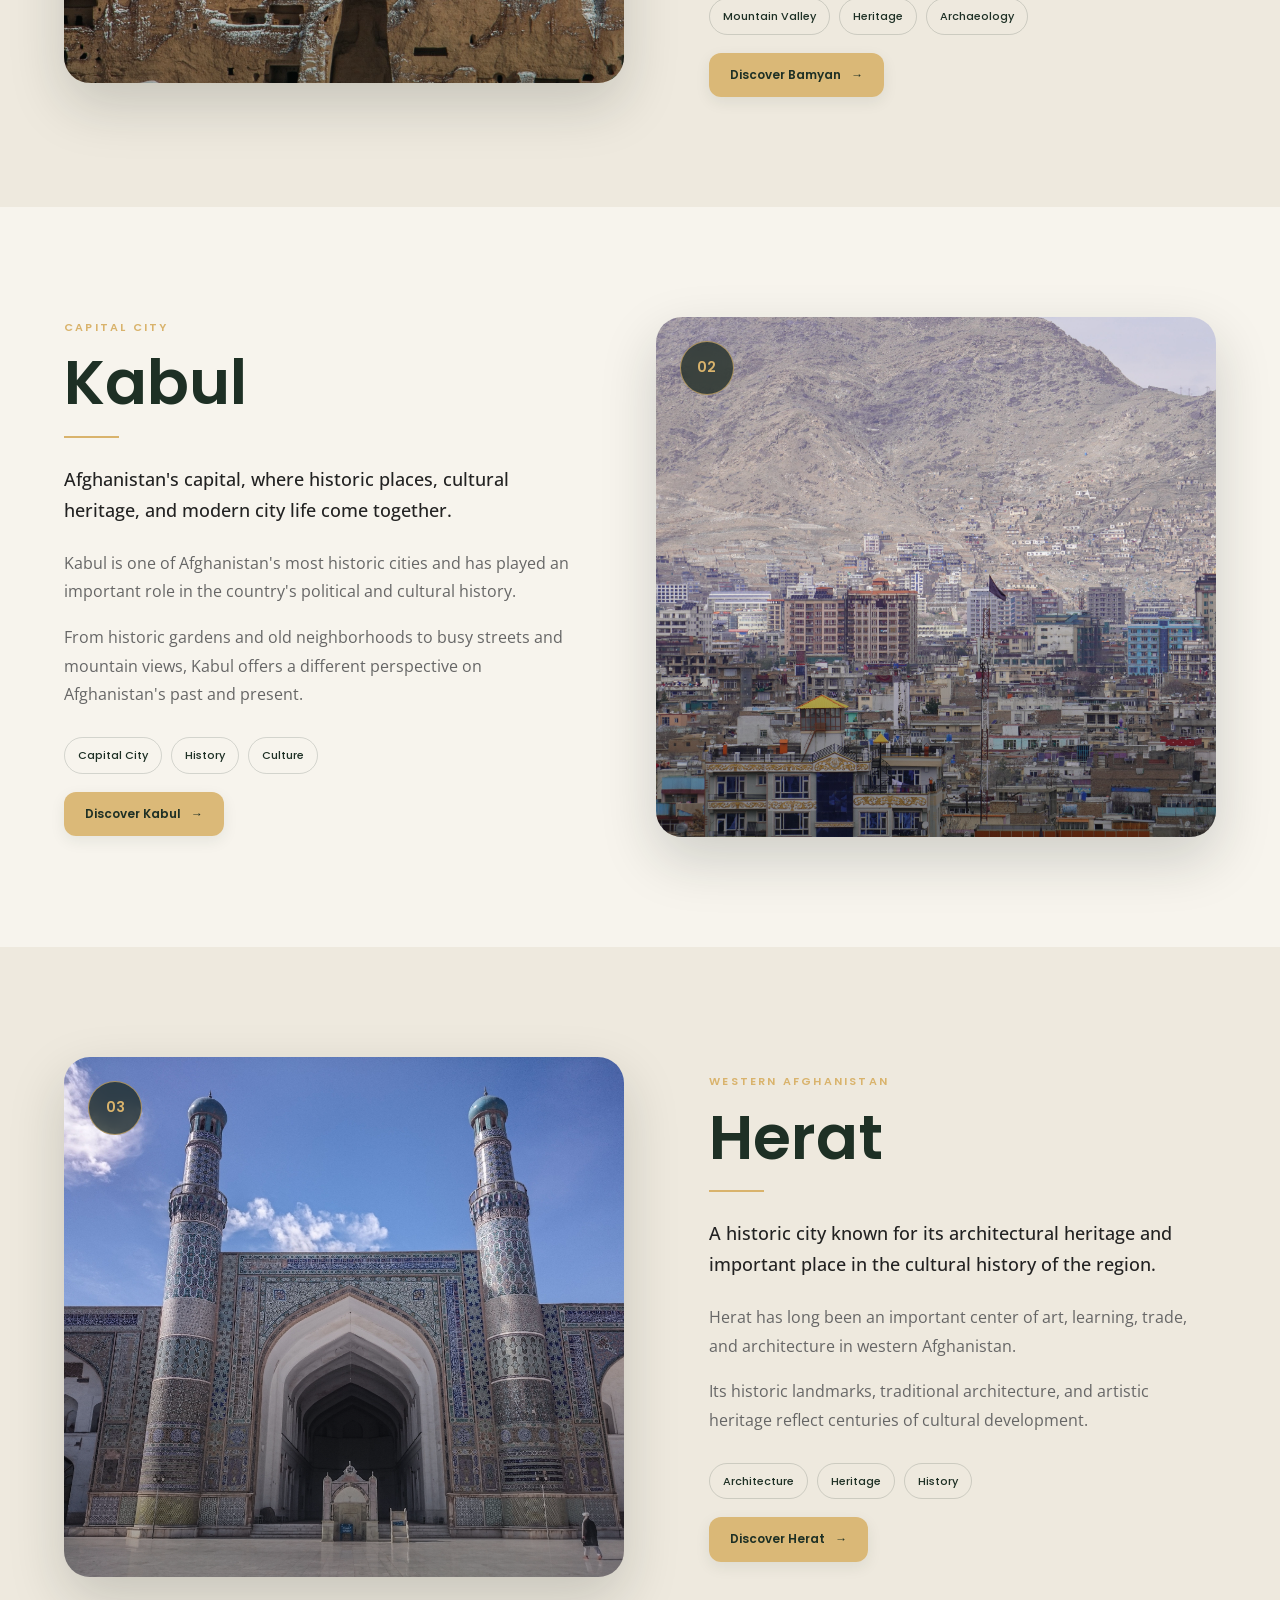
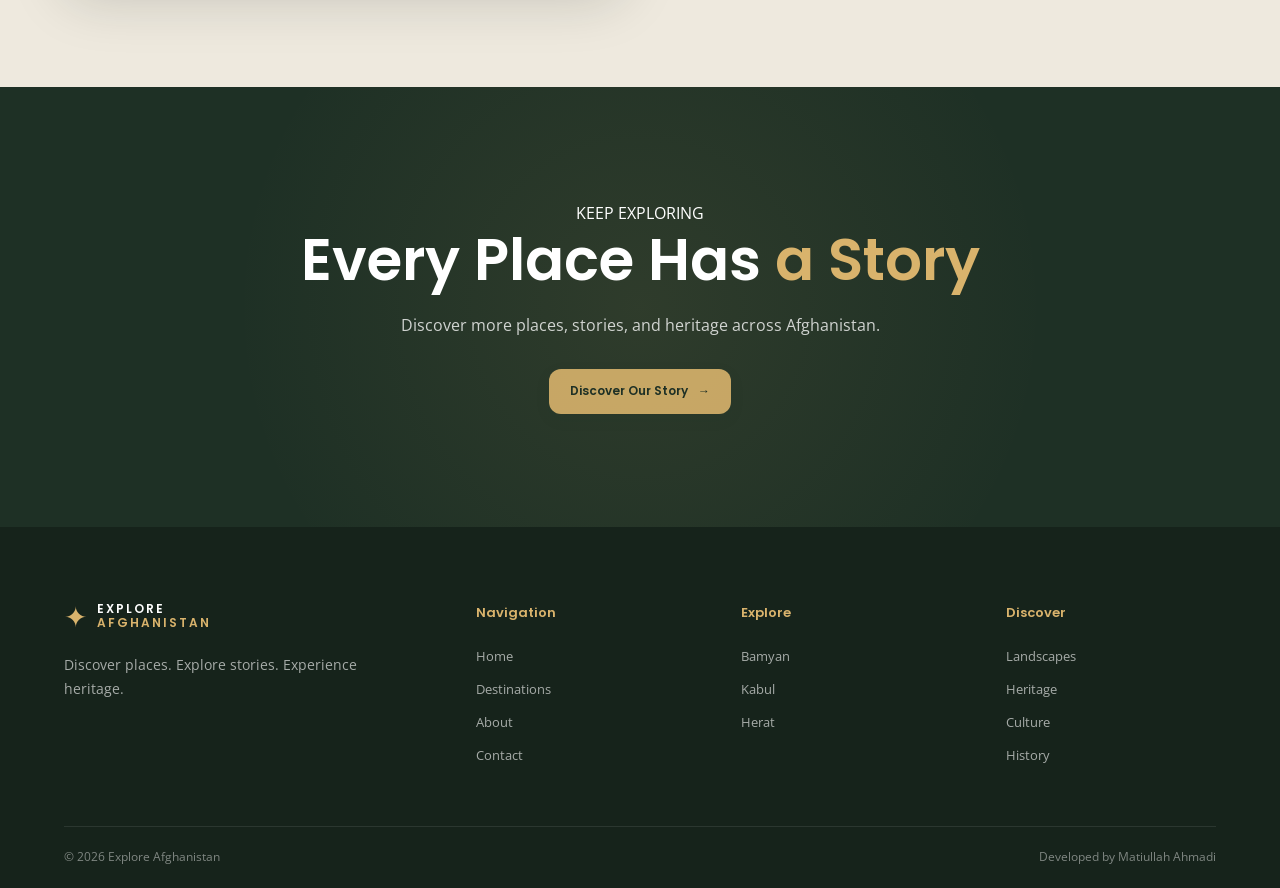
<file: destinations.html>
<!doctype html>
<html lang="en">
  <head>
    <meta charset="UTF-8" />
    <meta name="viewport" content="width=device-width, initial-scale=1.0" />

    <title>Destinations | Explore Afghanistan</title>

    <link
      href="https://fonts.googleapis.com/css2?family=Open+Sans:wght@400;500;600&family=Poppins:wght@400;500;600;700&display=swap"
      rel="stylesheet"
    />

    <link rel="stylesheet" href="css/destination.css" />
  </head>

  <body>
    <!-- NAVBAR -->
    <header class="navbar">
      <div class="container nav-container">
        <a href="index.html" class="brand">
          <span class="brand-symbol">✦</span>

          <span class="brand-text">
            <span>EXPLORE</span>
            <span>AFGHANISTAN</span>
          </span>
        </a>

        <nav class="nav-menu">
          <a href="index.html">Home</a>
          <a href="destinations.html" class="active">Destinations</a>
          <a href="about.html">About</a>
          <a href="contact.html">Contact</a>
        </nav>

        <a href="destinations.html" class="nav-button">
          Explore Now <span>→</span>
        </a>

        <button class="menu-toggle" aria-label="Open navigation menu">
          <span></span>
          <span></span>
          <span></span>
        </button>
      </div>
    </header>

    <!-- HERO -->
    <main>
      <section class="page-hero">
        <img
          src="images/destination-hero.jpg"
          alt="Afghanistan landscape"
          class="page-hero-image"
        />

        <div class="page-hero-overlay"></div>

        <div class="container">
          <div class="page-hero-content">
            <span class="section-label"> DESTINATIONS </span>

            <h1>Discover Afghanistan</h1>

            <p>
              Explore landscapes, cities, and cultural heritage across three
              remarkable destinations.
            </p>
          </div>
        </div>

        <!-- Scroll Indicator -->
        <div class="scroll-indicator">
          <span>SCROLL TO EXPLORE</span>
          <div class="scroll-line"></div>
        </div>
      </section>

      <!-- INTRO -->
      <section class="destinations-intro">
        <div class="container intro-container">
          <div class="intro-heading">
            <span class="section-label"> PLACES WITH STORIES </span>

            <h2>
              Places With
              <span>Stories to Tell</span>
            </h2>
          </div>

          <div class="intro-text">
            <p>
              Afghanistan is home to diverse landscapes, historic cities, and
              cultural heritage shaped by centuries of history.
            </p>

            <p>
              Explore three destinations and discover the different stories,
              landscapes, and traditions that make each place unique.
            </p>
          </div>
        </div>
      </section>

      <!-- BAMYAN -->
      <section class="destination-detail bamyan-section" id="bamyan">
        <div class="container destination-container">
          <div class="destination-image">
            <img src="images/bamyan.jpg" alt="Bamyan Valley Afghanistan" />

            <span class="destination-number"> 01 </span>
          </div>

          <div class="destination-content">
            <span class="destination-location"> CENTRAL AFGHANISTAN </span>

            <h2>Bamyan</h2>

            <div class="gold-line"></div>

            <p class="lead">
              A mountain valley known for its dramatic landscape, archaeological
              heritage, and ancient Buddhist sites.
            </p>

            <p>
              Bamyan lies among the rugged mountains of central Afghanistan. Its
              cultural landscape contains important archaeological remains and
              reflects the region's long history.
            </p>

            <p>
              The Bamyan Valley is internationally recognized for its
              archaeological and cultural heritage, including the remains of the
              monumental Buddha statues and surrounding cave complexes.
            </p>

            <div class="destination-tags">
              <span>Mountain Valley</span>
              <span>Heritage</span>
              <span>Archaeology</span>
            </div>

            <a
              href="bamyan.html"
              class="btn btn-primary destination-discover-btn"
            >
              Discover Bamyan
              <span>→</span>
            </a>
          </div>
        </div>
      </section>

      <!-- KABUL -->
      <section class="destination-detail kabul-section" id="kabul">
        <div class="container destination-container reverse">
          <div class="destination-image">
            <img src="images/kabul-2.jpg" alt="Kabul Afghanistan" />

            <span class="destination-number"> 02 </span>
          </div>

          <div class="destination-content">
            <span class="destination-location"> CAPITAL CITY </span>

            <h2>Kabul</h2>

            <div class="gold-line"></div>

            <p class="lead">
              Afghanistan's capital, where historic places, cultural heritage,
              and modern city life come together.
            </p>

            <p>
              Kabul is one of Afghanistan's most historic cities and has played
              an important role in the country's political and cultural history.
            </p>

            <p>
              From historic gardens and old neighborhoods to busy streets and
              mountain views, Kabul offers a different perspective on
              Afghanistan's past and present.
            </p>

            <div class="destination-tags">
              <span>Capital City</span>
              <span>History</span>
              <span>Culture</span>
            </div>

            <a href="kabul.html" class="btn btn-primary">
              Discover Kabul
              <span>→</span>
            </a>
          </div>
        </div>
      </section>

      <!-- HERAT -->
      <section class="destination-detail herat-section" id="herat">
        <div class="container destination-container">
          <div class="destination-image">
            <img src="images/herat-2.jpg" alt="Historic Herat Afghanistan" />

            <span class="destination-number"> 03 </span>
          </div>

          <div class="destination-content">
            <span class="destination-location"> WESTERN AFGHANISTAN </span>

            <h2>Herat</h2>

            <div class="gold-line"></div>

            <p class="lead">
              A historic city known for its architectural heritage and important
              place in the cultural history of the region.
            </p>

            <p>
              Herat has long been an important center of art, learning, trade,
              and architecture in western Afghanistan.
            </p>

            <p>
              Its historic landmarks, traditional architecture, and artistic
              heritage reflect centuries of cultural development.
            </p>

            <div class="destination-tags">
              <span>Architecture</span>
              <span>Heritage</span>
              <span>History</span>
            </div>

            <a href="herat.html" class="btn btn-primary">
              Discover Herat
              <span>→</span>
            </a>
          </div>
        </div>
      </section>

      <!-- CTA -->
      <section class="destination-cta">
        <div class="cta-overlay"></div>

        <div class="container cta-content">
          <span class="section-label"> KEEP EXPLORING </span>

          <h2>
            Every Place Has
            <span>a Story</span>
          </h2>

          <p>Discover more places, stories, and heritage across Afghanistan.</p>

          <a href="about.html" class="btn btn-primary">
            Discover Our Story
            <span>→</span>
          </a>
        </div>
      </section>
    </main>

    <!-- FOOTER -->
    <footer class="footer">
      <div class="container footer-grid">
        <div class="footer-brand">
          <a href="index.html" class="brand footer-logo">
            <span class="brand-symbol">✦</span>

            <span class="brand-text">
              <span>EXPLORE</span>
              <span>AFGHANISTAN</span>
            </span>
          </a>

          <p>Discover places. Explore stories. Experience heritage.</p>
        </div>

        <div class="footer-column">
          <h4>Navigation</h4>

          <a href="index.html">Home</a>
          <a href="destinations.html">Destinations</a>
          <a href="about.html">About</a>
          <a href="contact.html">Contact</a>
        </div>

        <div class="footer-column">
          <h4>Explore</h4>

          <a href="#bamyan">Bamyan</a>
          <a href="#kabul">Kabul</a>
          <a href="#herat">Herat</a>
        </div>

        <div class="footer-column">
          <h4>Discover</h4>

          <a href="destinations.html">Landscapes</a>
          <a href="destinations.html">Heritage</a>
          <a href="destinations.html">Culture</a>
          <a href="destinations.html">History</a>
        </div>
      </div>

      <div class="container footer-bottom">
        <p>© 2026 Explore Afghanistan</p>

        <p>Developed by Matiullah Ahmadi</p>
      </div>
    </footer>

    <script>
      const navbar = document.querySelector(".navbar");
      const menuToggle = document.querySelector(".menu-toggle");
      const navMenu = document.querySelector(".nav-menu");

      window.addEventListener("scroll", () => {
        if (window.scrollY > 50) {
          navbar.classList.add("scrolled");
        } else {
          navbar.classList.remove("scrolled");
        }
      });

      menuToggle.addEventListener("click", () => {
        navMenu.classList.toggle("open");
        menuToggle.classList.toggle("active");
      });
    </script>
  </body>
</html>
</file>
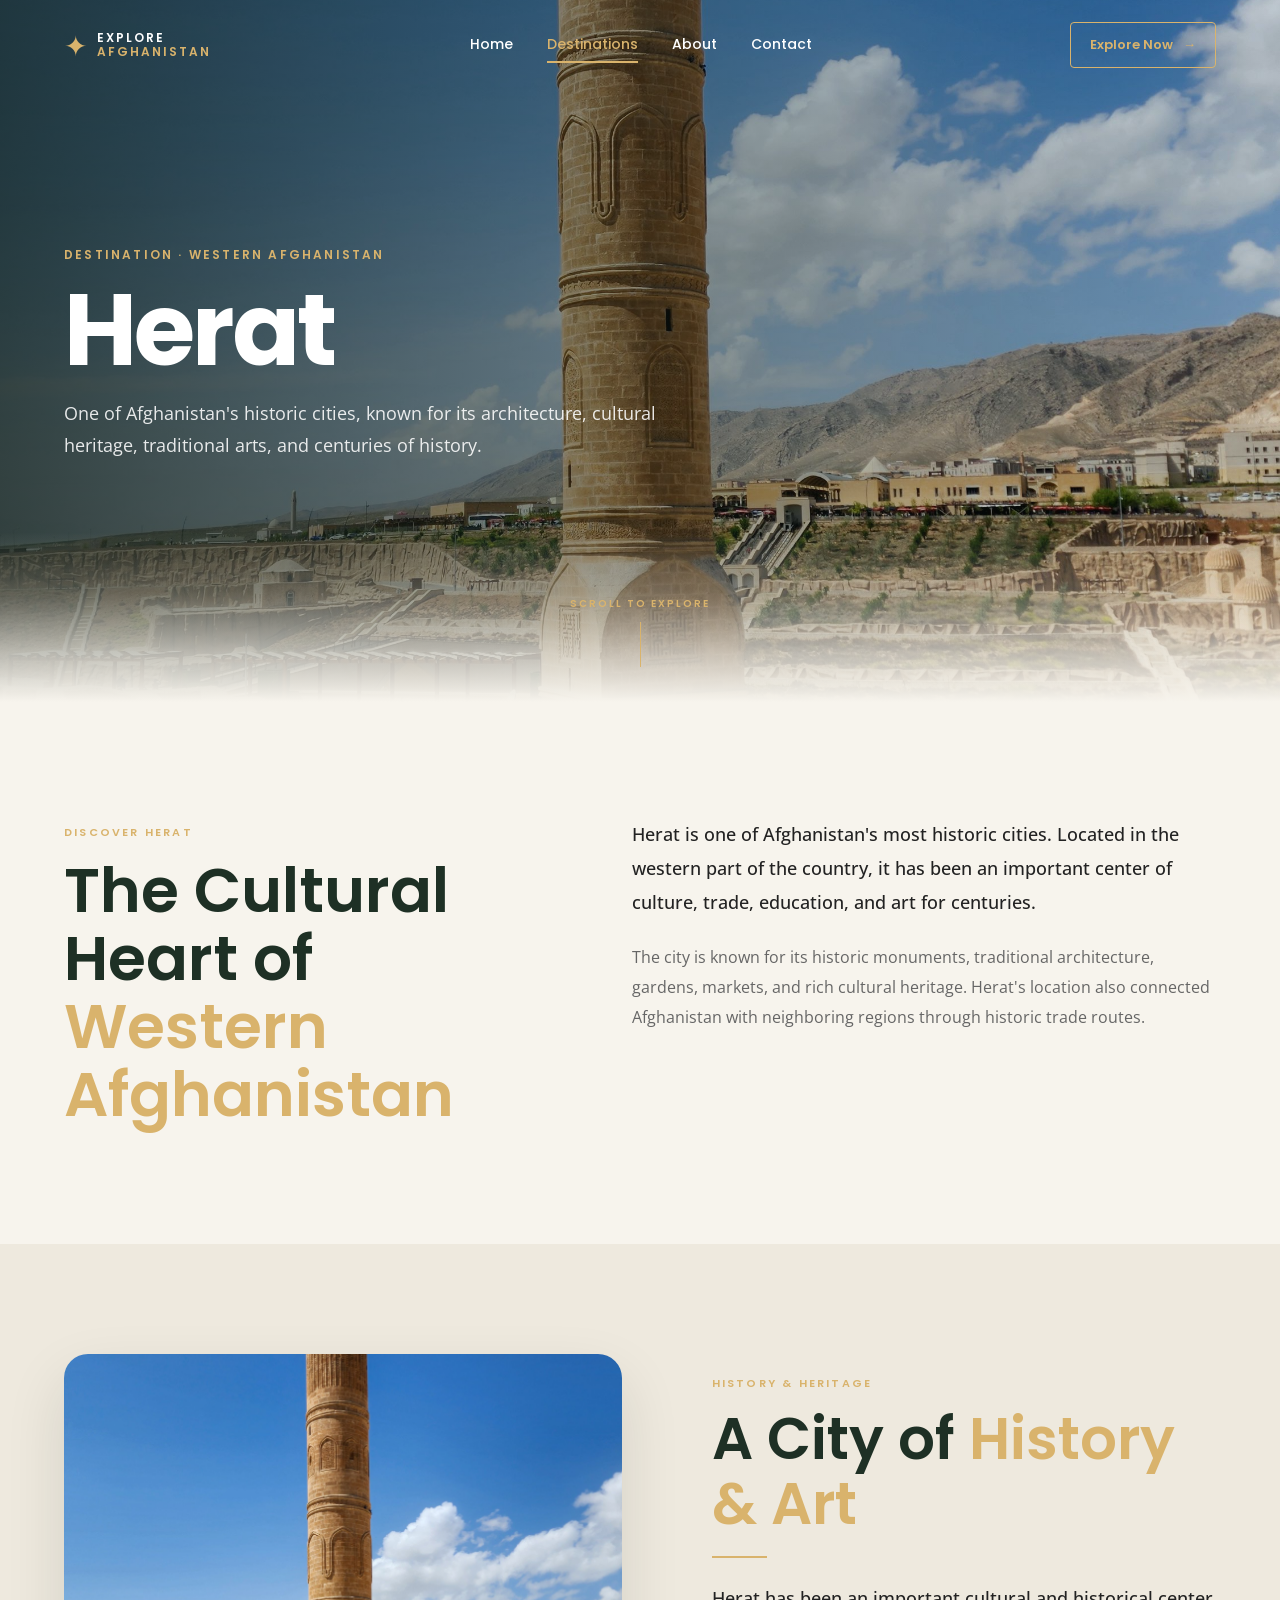
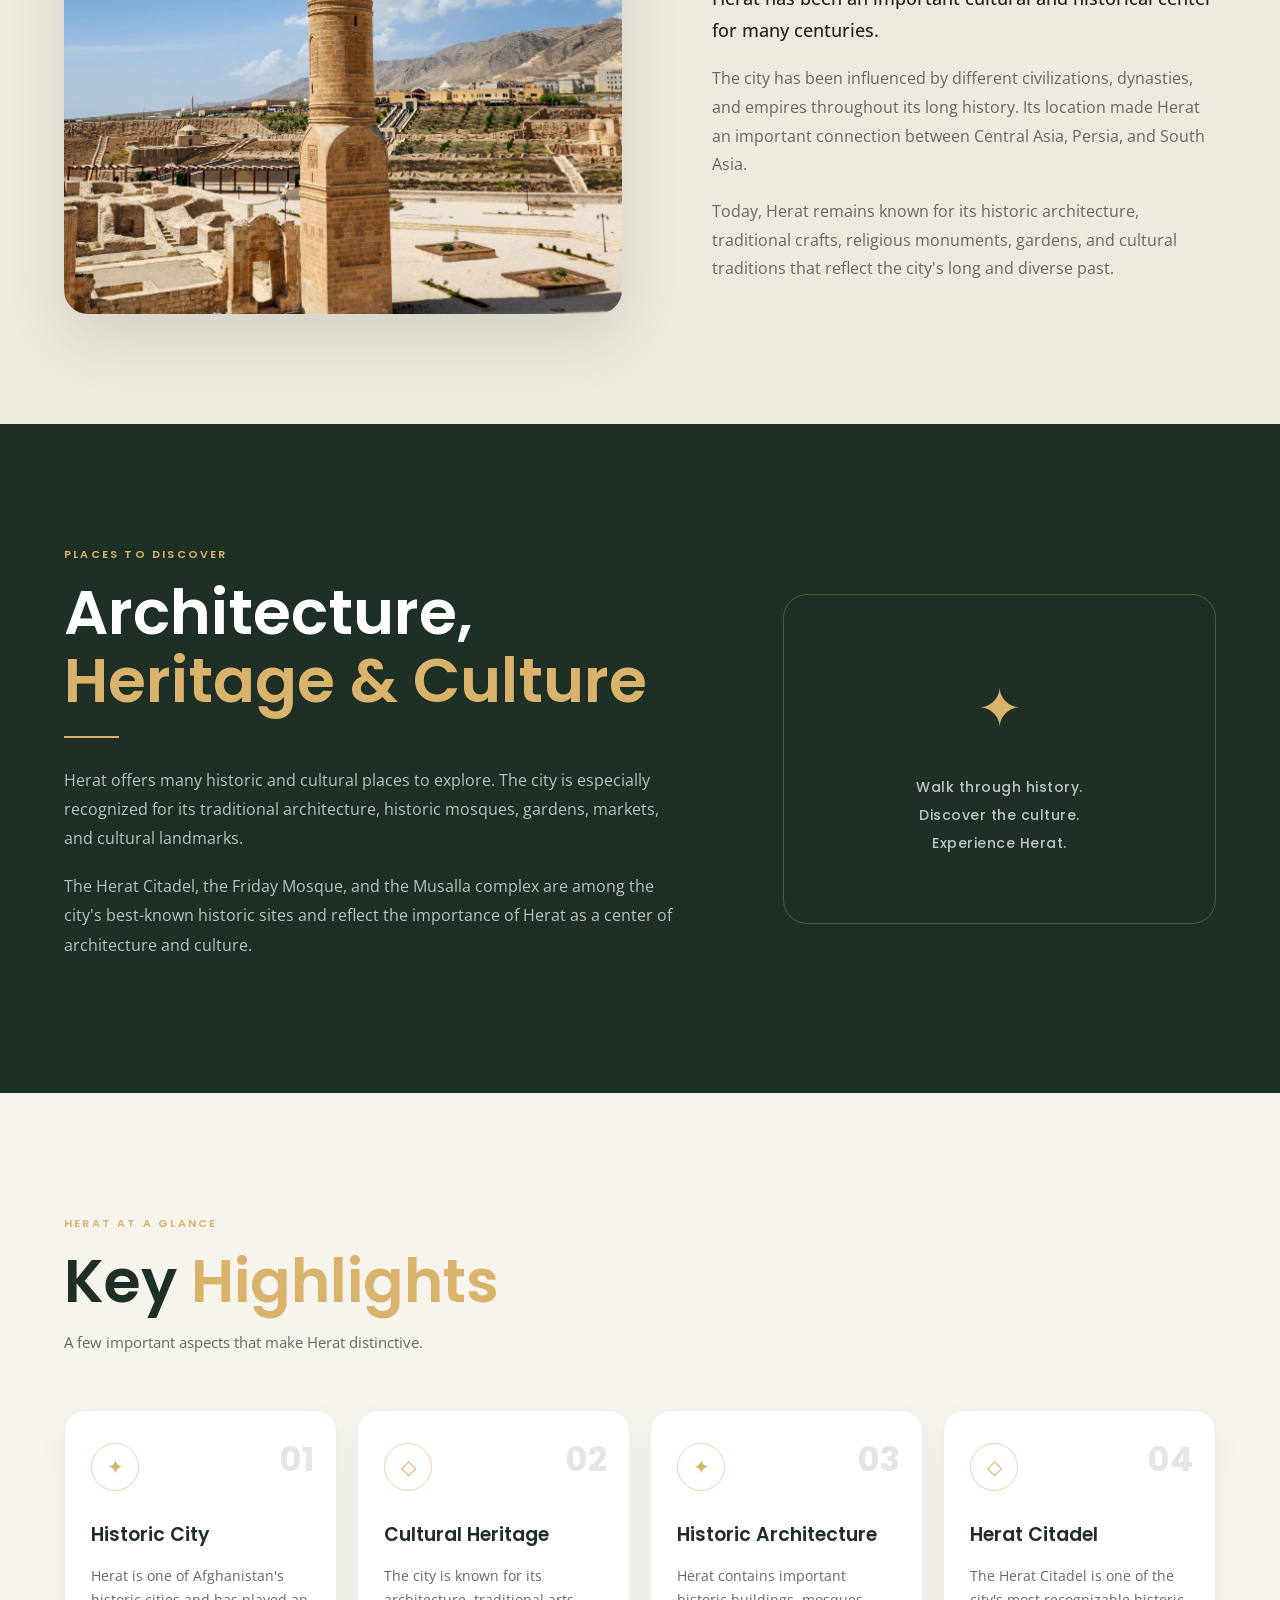
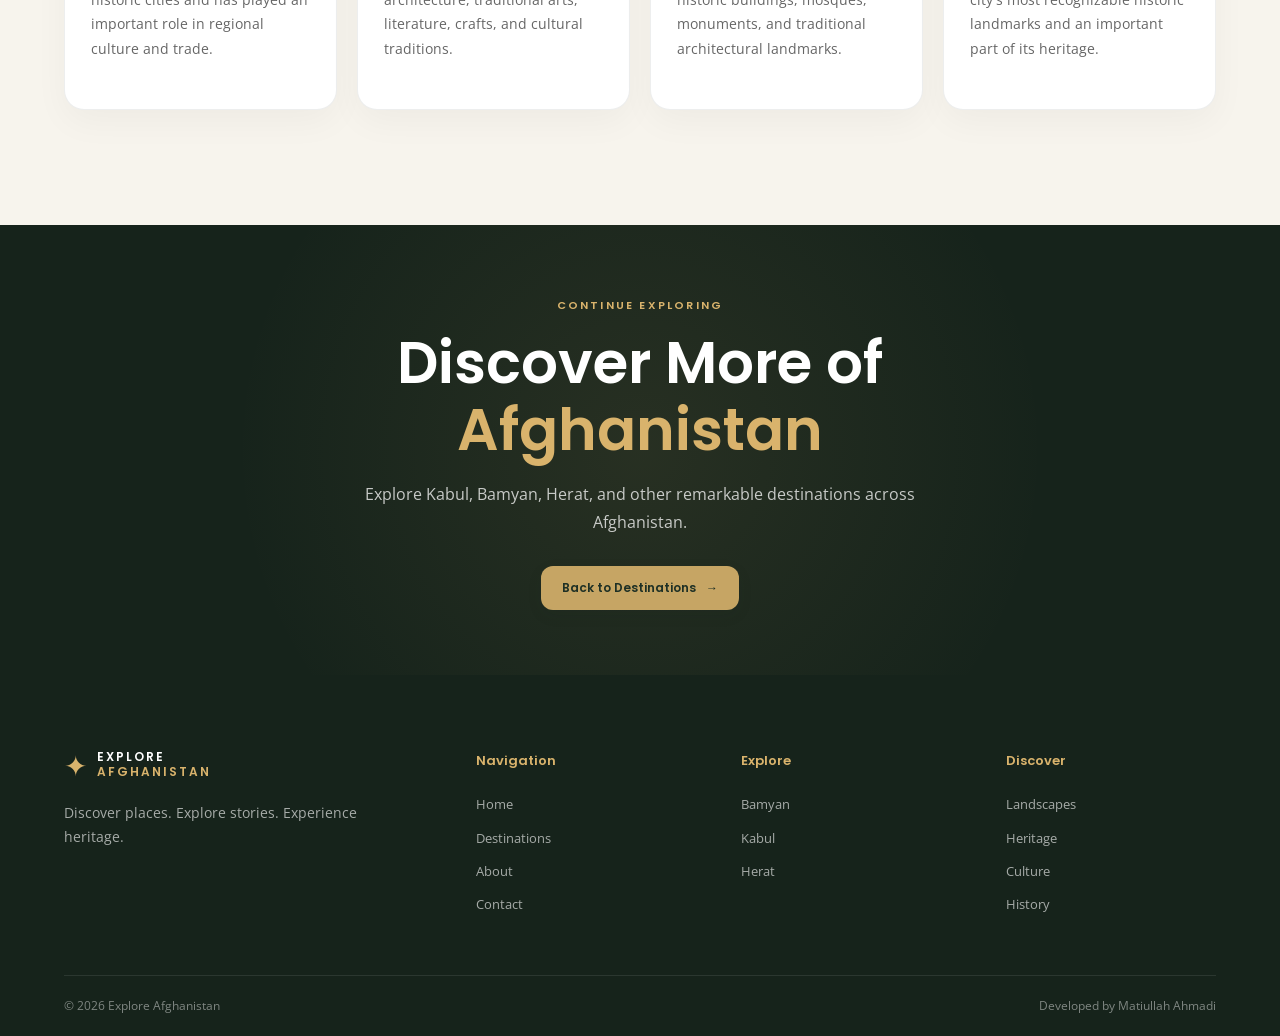
<file: herat.html>
<!doctype html>

<html lang="en">
  <head>
    <meta charset="UTF-8" />
    <meta name="viewport" content="width=device-width, initial-scale=1.0" />

    <title>Herat | Explore Afghanistan</title>

    <link
      href="https://fonts.googleapis.com/css2?family=Open+Sans:wght@400;500;600&family=Poppins:wght@400;500;600;700&display=swap"
      rel="stylesheet"
    />

    <link rel="stylesheet" href="css/herat.css" />
  </head>

  <body>
    <!-- NAVBAR -->
    <header class="navbar">
      <div class="container nav-container">
        <a href="index.html" class="brand">
          <span class="brand-symbol">✦</span>

          <span class="brand-text">
            <span>EXPLORE</span>
            <span>AFGHANISTAN</span>
          </span>
        </a>

        <nav class="nav-menu">
          <a href="index.html">Home</a>
          <a href="destinations.html" class="active">Destinations</a>
          <a href="about.html">About</a>
          <a href="contact.html">Contact</a>
        </nav>

        <a href="destinations.html" class="nav-button">
          Explore Now <span>→</span>
        </a>

        <button class="menu-toggle" aria-label="Open navigation menu">
          <span></span>
          <span></span>
          <span></span>
        </button>
      </div>
    </header>

    <!-- MAIN -->
    <main>
      <!-- HERO -->
      <section class="destination-hero">
        <img
          src="images/herat.jpg"
          alt="Herat city and historic architecture"
          class="destination-hero-image"
        />

        <div class="destination-hero-overlay"></div>

        <div class="container">
          <div class="destination-hero-content">
            <span class="section-label">
              DESTINATION · WESTERN AFGHANISTAN
            </span>

            <h1>Herat</h1>

            <p>
              One of Afghanistan's historic cities, known for its architecture,
              cultural heritage, traditional arts, and centuries of history.
            </p>
          </div>
        </div>

        <!-- Scroll Indicator -->
        <div class="scroll-indicator">
          <span>SCROLL TO EXPLORE</span>
          <div class="scroll-line"></div>
        </div>
      </section>

      <!-- INTRO -->
      <section class="destination-intro">
        <div class="container intro-container">
          <div class="intro-heading">
            <span class="section-label"> DISCOVER HERAT </span>

            <h2>
              The Cultural Heart of
              <span>Western Afghanistan</span>
            </h2>
          </div>

          <div class="intro-text">
            <p>
              Herat is one of Afghanistan's most historic cities. Located in the
              western part of the country, it has been an important center of
              culture, trade, education, and art for centuries.
            </p>

            <p>
              The city is known for its historic monuments, traditional
              architecture, gardens, markets, and rich cultural heritage.
              Herat's location also connected Afghanistan with neighboring
              regions through historic trade routes.
            </p>
          </div>
        </div>
      </section>

      <!-- HISTORY -->
      <section class="destination-story">
        <div class="container story-container">
          <div class="story-image">
            <img src="images/herat.jpg" alt="Historic Herat" />
          </div>

          <div class="story-content">
            <span class="section-label"> HISTORY & HERITAGE </span>

            <h2>
              A City of
              <span>History & Art</span>
            </h2>

            <div class="gold-line"></div>

            <p class="lead">
              Herat has been an important cultural and historical center for
              many centuries.
            </p>

            <p>
              The city has been influenced by different civilizations,
              dynasties, and empires throughout its long history. Its location
              made Herat an important connection between Central Asia, Persia,
              and South Asia.
            </p>

            <p>
              Today, Herat remains known for its historic architecture,
              traditional crafts, religious monuments, gardens, and cultural
              traditions that reflect the city's long and diverse past.
            </p>
          </div>
        </div>
      </section>

      <!-- LANDMARKS -->
      <section class="landscape-section">
        <div class="container landscape-container">
          <div class="landscape-content">
            <span class="section-label"> PLACES TO DISCOVER </span>

            <h2>
              Architecture,
              <span>Heritage & Culture</span>
            </h2>

            <div class="gold-line"></div>

            <p>
              Herat offers many historic and cultural places to explore. The
              city is especially recognized for its traditional architecture,
              historic mosques, gardens, markets, and cultural landmarks.
            </p>

            <p>
              The Herat Citadel, the Friday Mosque, and the Musalla complex are
              among the city's best-known historic sites and reflect the
              importance of Herat as a center of architecture and culture.
            </p>
          </div>

          <div class="landscape-mark">
            <span>✦</span>

            <p>
              Walk through history.<br />
              Discover the culture.<br />
              Experience Herat.
            </p>
          </div>
        </div>
      </section>

      <!-- KEY FACTS -->
      <section class="facts-section">
        <div class="container">
          <div class="section-heading">
            <span class="section-label"> HERAT AT A GLANCE </span>

            <h2>
              Key
              <span>Highlights</span>
            </h2>

            <p>A few important aspects that make Herat distinctive.</p>
          </div>

          <div class="facts-grid">
            <article class="fact-card">
              <span class="fact-number">01</span>

              <div class="fact-icon">✦</div>

              <h3>Historic City</h3>

              <p>
                Herat is one of Afghanistan's historic cities and has played an
                important role in regional culture and trade.
              </p>
            </article>

            <article class="fact-card">
              <span class="fact-number">02</span>

              <div class="fact-icon">◇</div>

              <h3>Cultural Heritage</h3>

              <p>
                The city is known for its architecture, traditional arts,
                literature, crafts, and cultural traditions.
              </p>
            </article>

            <article class="fact-card">
              <span class="fact-number">03</span>

              <div class="fact-icon">✦</div>

              <h3>Historic Architecture</h3>

              <p>
                Herat contains important historic buildings, mosques, monuments,
                and traditional architectural landmarks.
              </p>
            </article>

            <article class="fact-card">
              <span class="fact-number">04</span>

              <div class="fact-icon">◇</div>

              <h3>Herat Citadel</h3>

              <p>
                The Herat Citadel is one of the city's most recognizable
                historic landmarks and an important part of its heritage.
              </p>
            </article>
          </div>
        </div>
      </section>

      <!-- CTA -->
      <section class="destination-cta">
        <div class="cta-overlay"></div>

        <div class="container cta-content">
          <span class="section-label"> CONTINUE EXPLORING </span>

          <h2>
            Discover More of
            <span>Afghanistan</span>
          </h2>

          <p>
            Explore Kabul, Bamyan, Herat, and other remarkable destinations
            across Afghanistan.
          </p>

          <a href="destinations.html" class="btn btn-primary">
            Back to Destinations
            <span>→</span>
          </a>
        </div>
      </section>
    </main>

    <!-- FOOTER -->
    <footer class="footer">
      <div class="container footer-grid">
        <div class="footer-brand">
          <a href="index.html" class="brand footer-logo">
            <span class="brand-symbol">✦</span>

            <span class="brand-text">
              <span>EXPLORE</span>
              <span>AFGHANISTAN</span>
            </span>
          </a>

          <p>Discover places. Explore stories. Experience heritage.</p>
        </div>

        <div class="footer-column">
          <h4>Navigation</h4>

          <a href="index.html">Home</a>
          <a href="destinations.html">Destinations</a>
          <a href="about.html">About</a>
          <a href="contact.html">Contact</a>
        </div>

        <div class="footer-column">
          <h4>Explore</h4>

          <a href="bamyan.html">Bamyan</a>
          <a href="kabul.html">Kabul</a>
          <a href="herat.html">Herat</a>
        </div>

        <div class="footer-column">
          <h4>Discover</h4>

          <a href="destinations.html">Landscapes</a>
          <a href="destinations.html">Heritage</a>
          <a href="destinations.html">Culture</a>
          <a href="destinations.html">History</a>
        </div>
      </div>

      <div class="container footer-bottom">
        <p>© 2026 Explore Afghanistan</p>

        <p>Developed by Matiullah Ahmadi</p>
      </div>
    </footer>

    <!-- JAVASCRIPT -->
    <script>
      const navbar = document.querySelector(".navbar");
      const menuToggle = document.querySelector(".menu-toggle");
      const navMenu = document.querySelector(".nav-menu");

      window.addEventListener("scroll", () => {
        if (window.scrollY > 50) {
          navbar.classList.add("scrolled");
        } else {
          navbar.classList.remove("scrolled");
        }
      });

      menuToggle.addEventListener("click", () => {
        navMenu.classList.toggle("open");
        menuToggle.classList.toggle("active");
      });
    </script>
  </body>
</html>
</file>
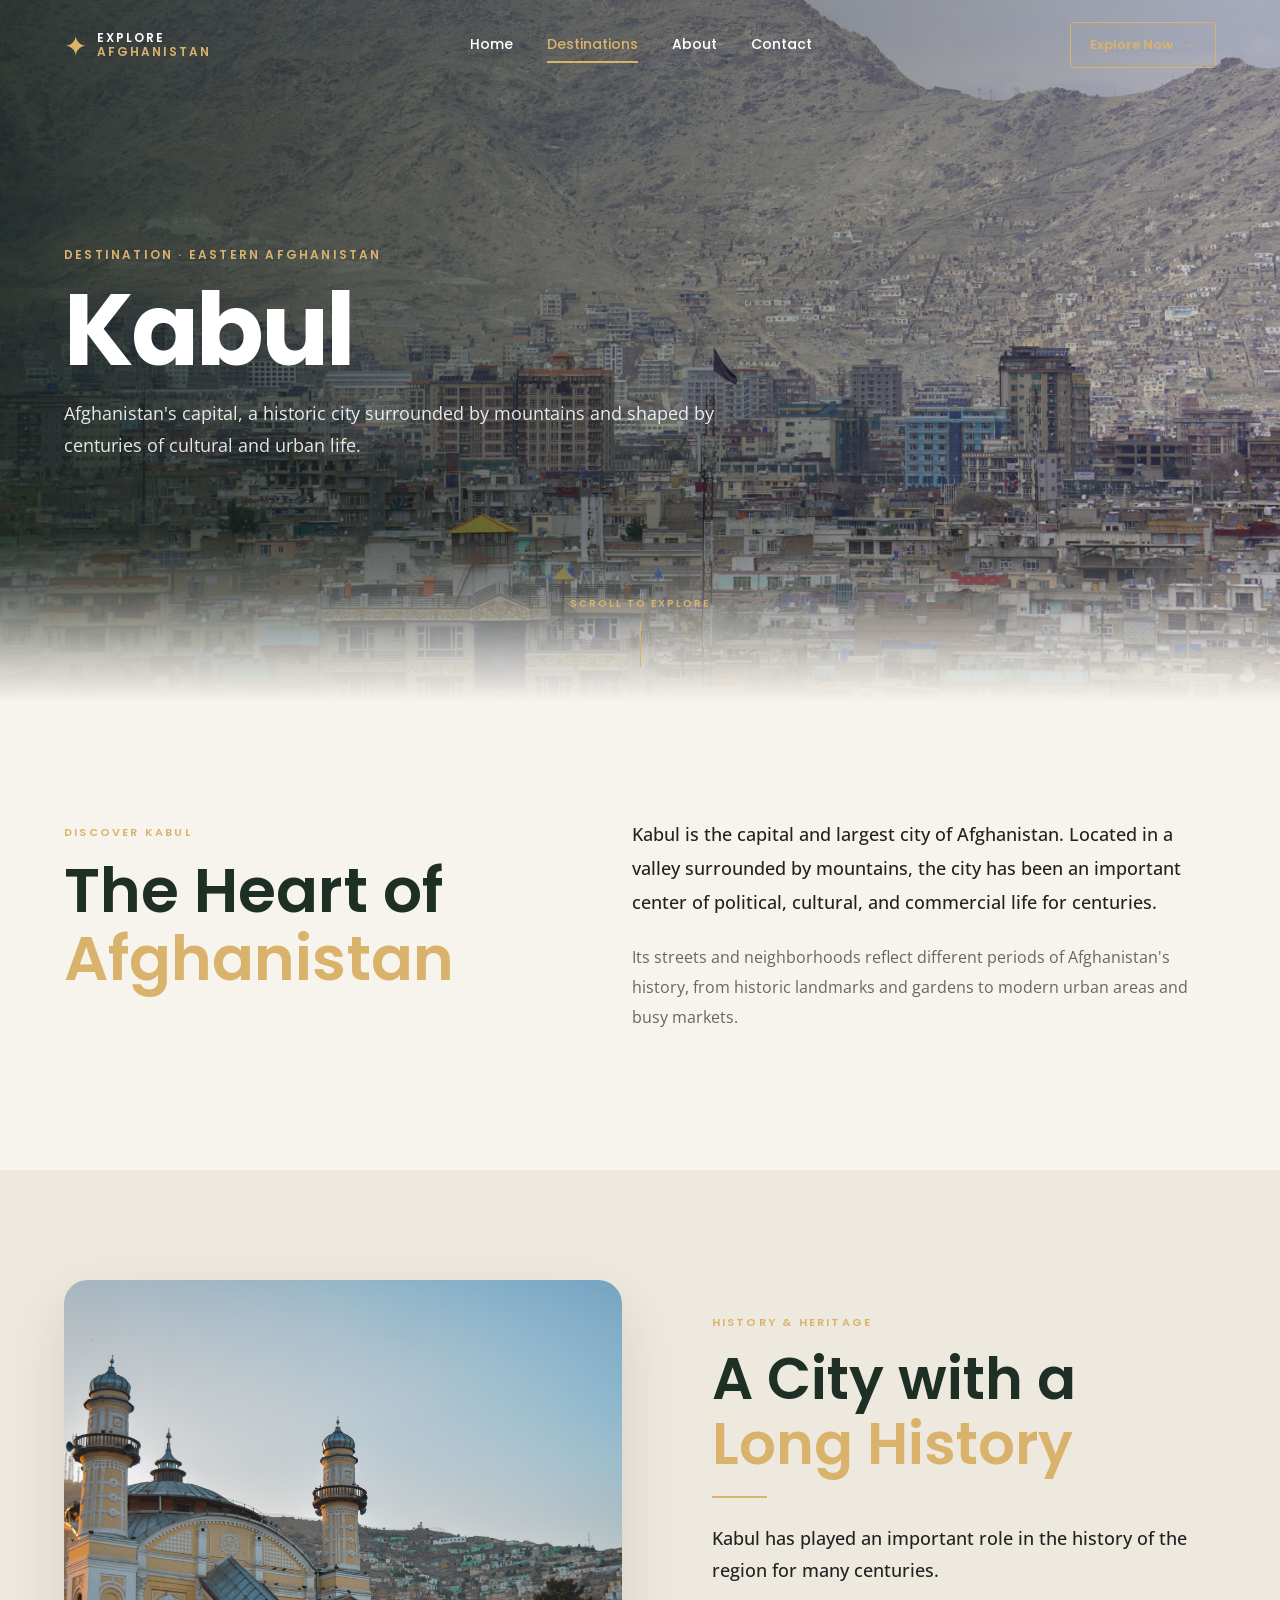
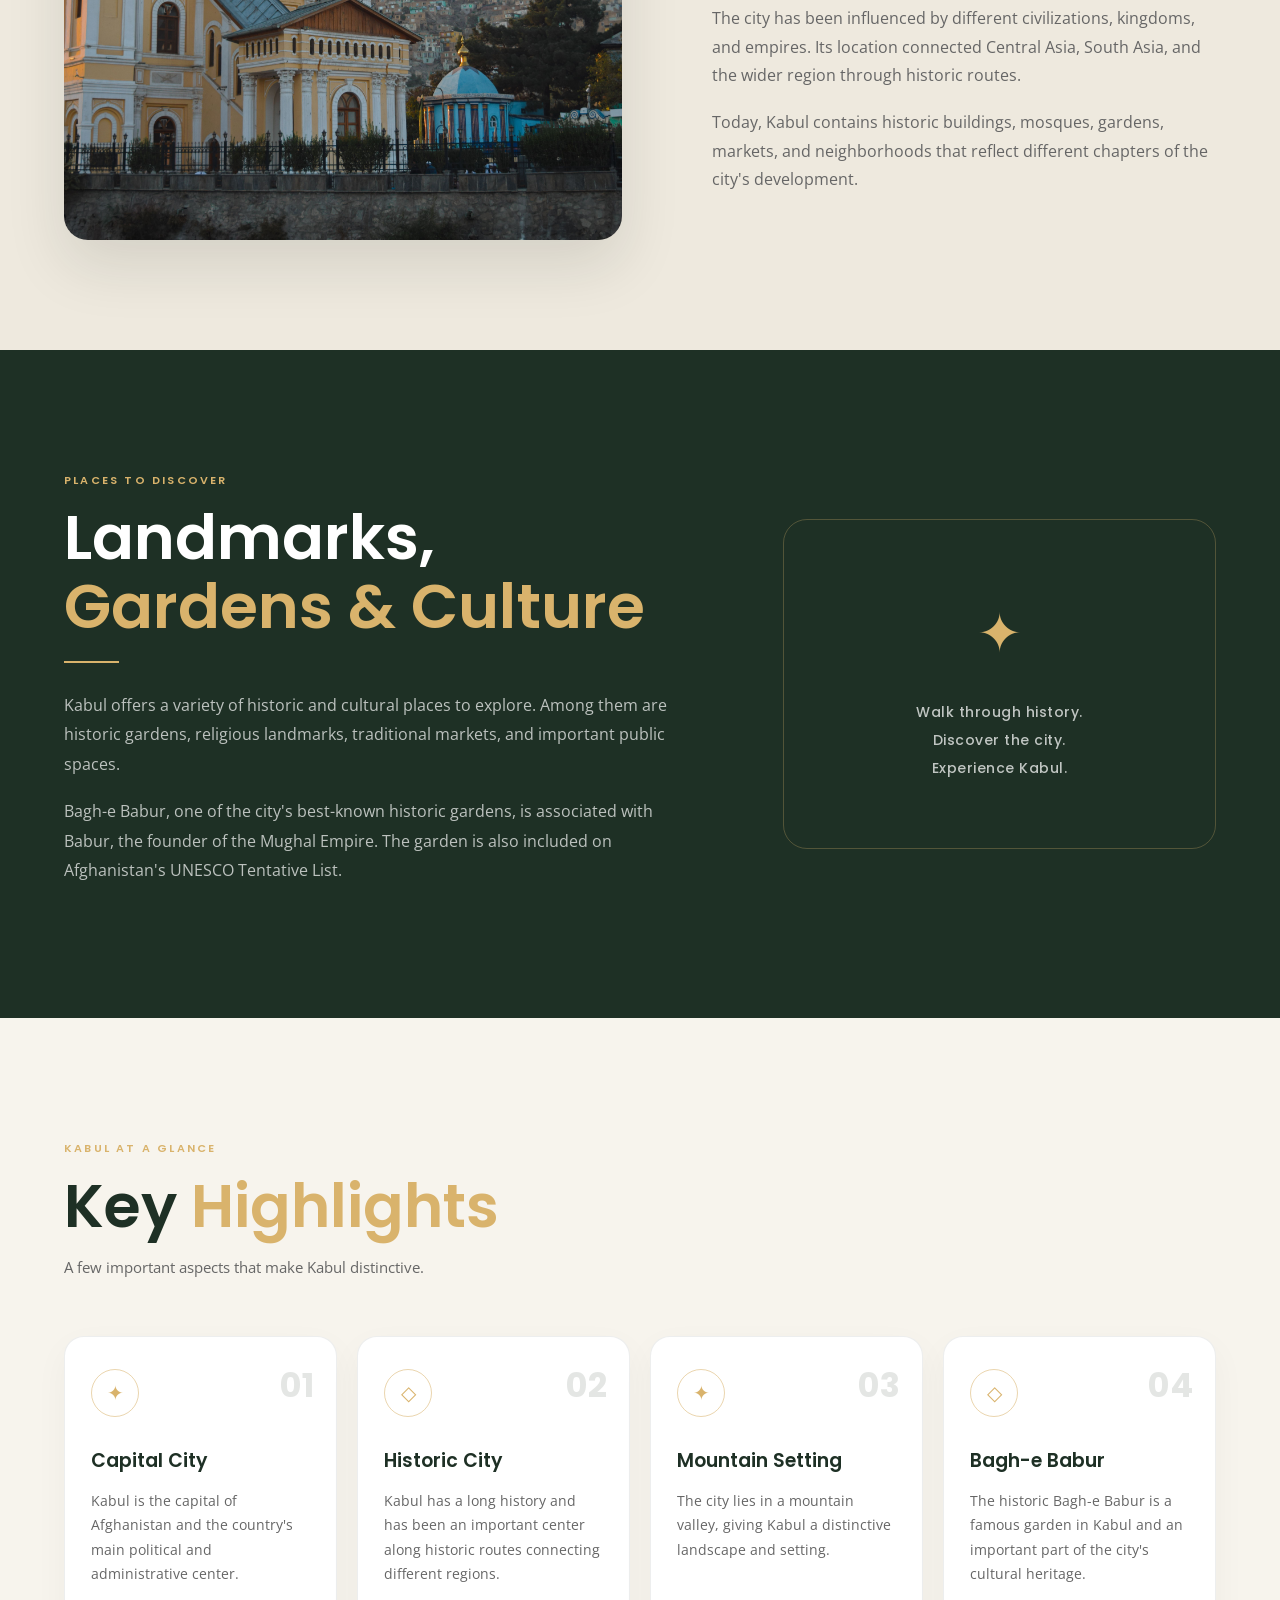
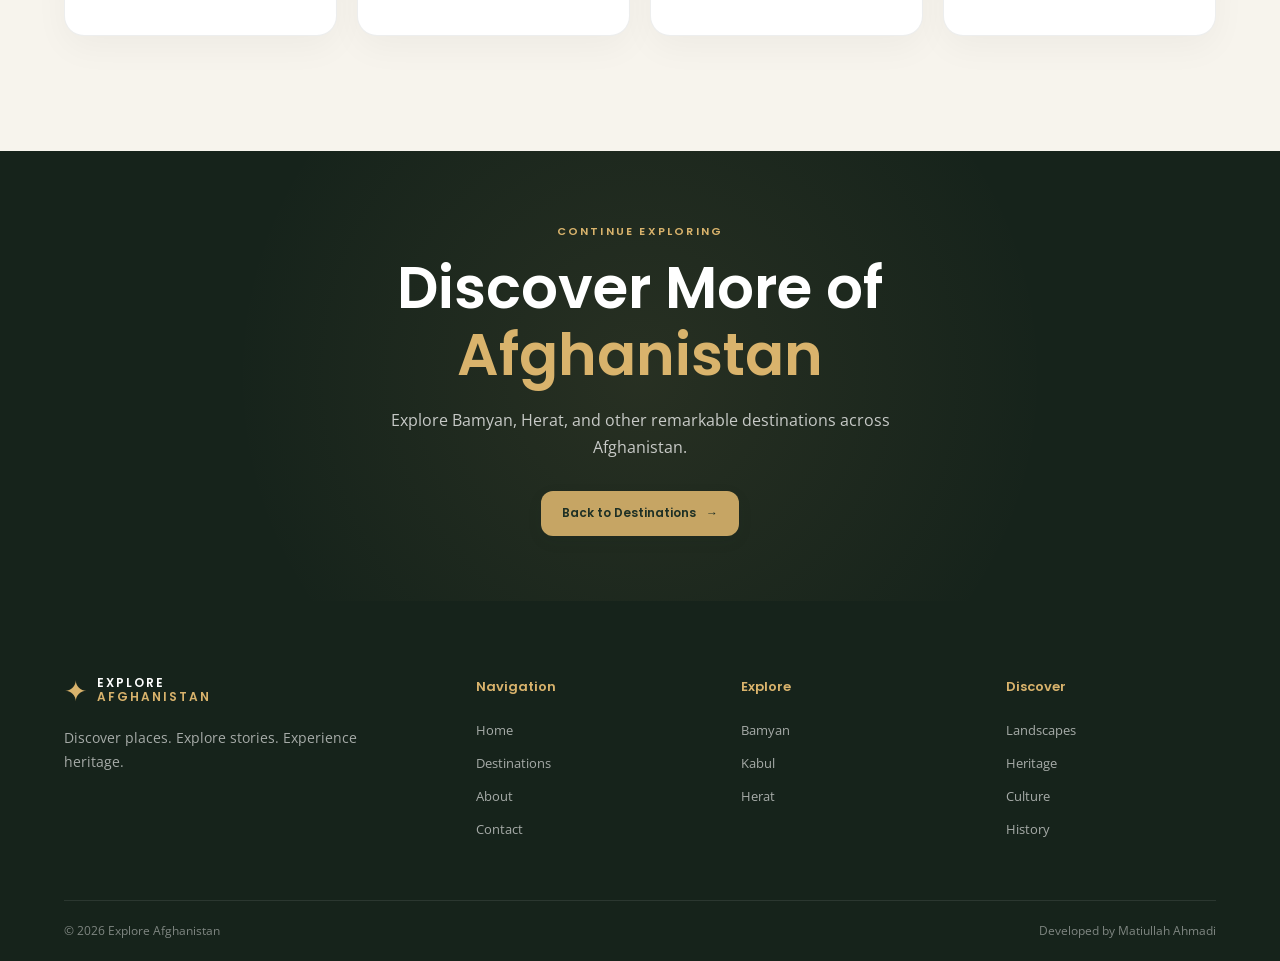
<file: kabul.html>
<!doctype html>

<html lang="en">
  <head>
    <meta charset="UTF-8" />
    <meta name="viewport" content="width=device-width, initial-scale=1.0" />

    <title>Kabul | Explore Afghanistan</title>

    <link
      href="https://fonts.googleapis.com/css2?family=Open+Sans:wght@400;500;600&family=Poppins:wght@400;500;600;700&display=swap"
      rel="stylesheet"
    />

    <link rel="stylesheet" href="css/kabul.css" />
  </head>

  <body>
    <!-- NAVBAR -->
    <header class="navbar">
      <div class="container nav-container">
        <a href="index.html" class="brand">
          <span class="brand-symbol">✦</span>

          <span class="brand-text">
            <span>EXPLORE</span>
            <span>AFGHANISTAN</span>
          </span>
        </a>

        <nav class="nav-menu">
          <a href="index.html">Home</a>
          <a href="destinations.html" class="active">Destinations</a>
          <a href="about.html">About</a>
          <a href="contact.html">Contact</a>
        </nav>

        <a href="destinations.html" class="nav-button">
          Explore Now <span>→</span>
        </a>

        <button class="menu-toggle" aria-label="Open navigation menu">
          <span></span>
          <span></span>
          <span></span>
        </button>
      </div>
    </header>

    <!-- MAIN -->
    <main>
      <!-- HERO -->
      <section class="destination-hero">
        <img
          src="images/kabul-2.jpg"
          alt="Kabul city"
          class="destination-hero-image"
        />

        <div class="destination-hero-overlay"></div>

        <div class="container">
          <div class="destination-hero-content">
            <span class="section-label">
              DESTINATION · EASTERN AFGHANISTAN
            </span>

            <h1>Kabul</h1>

            <p>
              Afghanistan's capital, a historic city surrounded by mountains and
              shaped by centuries of cultural and urban life.
            </p>
          </div>
        </div>

        <!-- Scroll Indicator -->
        <div class="scroll-indicator">
          <span>SCROLL TO EXPLORE</span>
          <div class="scroll-line"></div>
        </div>
      </section>

      <!-- INTRO -->
      <section class="destination-intro">
        <div class="container intro-container">
          <div class="intro-heading">
            <span class="section-label"> DISCOVER KABUL </span>

            <h2>
              The Heart of
              <span>Afghanistan</span>
            </h2>
          </div>

          <div class="intro-text">
            <p>
              Kabul is the capital and largest city of Afghanistan. Located in a
              valley surrounded by mountains, the city has been an important
              center of political, cultural, and commercial life for centuries.
            </p>

            <p>
              Its streets and neighborhoods reflect different periods of
              Afghanistan's history, from historic landmarks and gardens to
              modern urban areas and busy markets.
            </p>
          </div>
        </div>
      </section>

      <!-- HISTORY -->
      <section class="destination-story">
        <div class="container story-container">
          <div class="story-image">
            <img src="images/kabul-3.jpg" alt="Historic Kabul" />
          </div>

          <div class="story-content">
            <span class="section-label"> HISTORY & HERITAGE </span>

            <h2>
              A City with a
              <span>Long History</span>
            </h2>

            <div class="gold-line"></div>

            <p class="lead">
              Kabul has played an important role in the history of the region
              for many centuries.
            </p>

            <p>
              The city has been influenced by different civilizations, kingdoms,
              and empires. Its location connected Central Asia, South Asia, and
              the wider region through historic routes.
            </p>

            <p>
              Today, Kabul contains historic buildings, mosques, gardens,
              markets, and neighborhoods that reflect different chapters of the
              city's development.
            </p>
          </div>
        </div>
      </section>

      <!-- LANDMARKS -->
      <section class="landscape-section">
        <div class="container landscape-container">
          <div class="landscape-content">
            <span class="section-label"> PLACES TO DISCOVER </span>

            <h2>
              Landmarks,
              <span>Gardens & Culture</span>
            </h2>

            <div class="gold-line"></div>

            <p>
              Kabul offers a variety of historic and cultural places to explore.
              Among them are historic gardens, religious landmarks, traditional
              markets, and important public spaces.
            </p>

            <p>
              Bagh-e Babur, one of the city's best-known historic gardens, is
              associated with Babur, the founder of the Mughal Empire. The
              garden is also included on Afghanistan's UNESCO Tentative List.
            </p>
          </div>

          <div class="landscape-mark">
            <span>✦</span>

            <p>
              Walk through history.<br />
              Discover the city.<br />
              Experience Kabul.
            </p>
          </div>
        </div>
      </section>

      <!-- KEY FACTS -->
      <section class="facts-section">
        <div class="container">
          <div class="section-heading">
            <span class="section-label"> KABUL AT A GLANCE </span>

            <h2>
              Key
              <span>Highlights</span>
            </h2>

            <p>A few important aspects that make Kabul distinctive.</p>
          </div>

          <div class="facts-grid">
            <article class="fact-card">
              <span class="fact-number">01</span>

              <div class="fact-icon">✦</div>

              <h3>Capital City</h3>

              <p>
                Kabul is the capital of Afghanistan and the country's main
                political and administrative center.
              </p>
            </article>

            <article class="fact-card">
              <span class="fact-number">02</span>

              <div class="fact-icon">◇</div>

              <h3>Historic City</h3>

              <p>
                Kabul has a long history and has been an important center along
                historic routes connecting different regions.
              </p>
            </article>

            <article class="fact-card">
              <span class="fact-number">03</span>

              <div class="fact-icon">✦</div>

              <h3>Mountain Setting</h3>

              <p>
                The city lies in a mountain valley, giving Kabul a distinctive
                landscape and setting.
              </p>
            </article>

            <article class="fact-card">
              <span class="fact-number">04</span>

              <div class="fact-icon">◇</div>

              <h3>Bagh-e Babur</h3>

              <p>
                The historic Bagh-e Babur is a famous garden in Kabul and an
                important part of the city's cultural heritage.
              </p>
            </article>
          </div>
        </div>
      </section>

      <!-- CTA -->
      <section class="destination-cta">
        <div class="cta-overlay"></div>

        <div class="container cta-content">
          <span class="section-label"> CONTINUE EXPLORING </span>

          <h2>
            Discover More of
            <span>Afghanistan</span>
          </h2>

          <p>
            Explore Bamyan, Herat, and other remarkable destinations across
            Afghanistan.
          </p>

          <a href="destinations.html" class="btn btn-primary">
            Back to Destinations
            <span>→</span>
          </a>
        </div>
      </section>
    </main>

    <!-- FOOTER -->
    <footer class="footer">
      <div class="container footer-grid">
        <div class="footer-brand">
          <a href="index.html" class="brand footer-logo">
            <span class="brand-symbol">✦</span>

            <span class="brand-text">
              <span>EXPLORE</span>
              <span>AFGHANISTAN</span>
            </span>
          </a>

          <p>Discover places. Explore stories. Experience heritage.</p>
        </div>

        <div class="footer-column">
          <h4>Navigation</h4>

          <a href="index.html">Home</a>
          <a href="destinations.html">Destinations</a>
          <a href="about.html">About</a>
          <a href="contact.html">Contact</a>
        </div>

        <div class="footer-column">
          <h4>Explore</h4>

          <a href="bamyan.html">Bamyan</a>
          <a href="kabul.html">Kabul</a>
          <a href="herat.html">Herat</a>
        </div>

        <div class="footer-column">
          <h4>Discover</h4>

          <a href="destinations.html">Landscapes</a>
          <a href="destinations.html">Heritage</a>
          <a href="destinations.html">Culture</a>
          <a href="destinations.html">History</a>
        </div>
      </div>

      <div class="container footer-bottom">
        <p>© 2026 Explore Afghanistan</p>

        <p>Developed by Matiullah Ahmadi</p>
      </div>
    </footer>

    <!-- JAVASCRIPT -->
    <script>
      const navbar = document.querySelector(".navbar");
      const menuToggle = document.querySelector(".menu-toggle");
      const navMenu = document.querySelector(".nav-menu");

      window.addEventListener("scroll", () => {
        if (window.scrollY > 50) {
          navbar.classList.add("scrolled");
        } else {
          navbar.classList.remove("scrolled");
        }
      });

      menuToggle.addEventListener("click", () => {
        navMenu.classList.toggle("open");
        menuToggle.classList.toggle("active");
      });
    </script>
  </body>
</html>
</file>
<file: css/index.css>
@import url("https://fonts.googleapis.com/css2?family=Open+Sans:wght@400;500;600&family=Poppins:wght@400;500;600;700&display=swap");

/* =========================================================
   ROOT
========================================================= */

:root {
  --primary: #1e3025;
  --footer: #16231b;
  --accent: #d9b36c;

  --background: #f7f4ed;
  --light-bg: #eee9de;

  --white: #ffffff;
  --text: #222222;
  --muted: #666666;

  --border: rgba(30, 48, 37, 0.1);

  --transition: 0.35s ease;
}

/* =========================================================
   RESET
========================================================= */

* {
  margin: 0;
  padding: 0;
  box-sizing: border-box;
}

html {
  scroll-behavior: smooth;
}

body {
  font-family: "Open Sans", sans-serif;
  background: var(--background);
  color: var(--text);
  line-height: 1.7;
}

img {
  display: block;
  width: 100%;
  max-width: 100%;
}

a {
  text-decoration: none;
  color: inherit;
}

button {
  font-family: inherit;
}

/* =========================================================
   NAVBAR
========================================================= */

.navbar {
  position: fixed;
  top: 0;
  left: 0;

  width: 100%;

  z-index: 1000;

  background: transparent;

  transition:
    background 0.4s ease,
    box-shadow 0.4s ease,
    backdrop-filter 0.4s ease;
}

.navbar.scrolled {
  background: rgba(30, 48, 37, 0.97);

  box-shadow: 0 8px 30px rgba(0, 0, 0, 0.12);

  backdrop-filter: blur(10px);
}

.nav-container {
  width: min(1200px, 90%);

  height: 82px;

  margin: auto;

  display: flex;
  align-items: center;
  justify-content: space-between;
}

/* =========================================================
   LOGO
========================================================= */

.logo {
  display: flex;
  align-items: center;

  gap: 10px;

  color: var(--white);
}

.logo-symbol {
  color: var(--accent);

  font-size: 25px;
}

.logo-text {
  display: flex;
  flex-direction: column;

  line-height: 1;
}

.logo-main {
  font-family: "Poppins", sans-serif;

  font-size: 18px;

  font-weight: 700;

  letter-spacing: 1px;
}

.logo-sub {
  font-family: "Poppins", sans-serif;

  font-size: 10px;

  font-weight: 500;

  letter-spacing: 3px;

  color: var(--accent);

  margin-top: 5px;
}

/* =========================================================
   NAVIGATION
========================================================= */

.nav-links {
  display: flex;
  align-items: center;

  gap: 34px;
}

.nav-links a {
  position: relative;

  font-family: "Poppins", sans-serif;

  font-size: 14px;

  font-weight: 500;

  color: rgba(255, 255, 255, 0.9);

  transition: color var(--transition);
}

.nav-links a::after {
  content: "";

  position: absolute;

  left: 0;
  bottom: -7px;

  width: 0;
  height: 2px;

  background: var(--accent);

  transition: width var(--transition);
}

.nav-links a:hover,
.nav-links a.active {
  color: var(--white);
}

.nav-links a:hover::after,
.nav-links a.active::after {
  width: 100%;
}

/* =========================================================
   NAV BUTTON
========================================================= */

.nav-button {
  padding: 10px 20px;

  border: 1px solid var(--accent);

  border-radius: 30px;

  color: var(--accent);

  font-family: "Poppins", sans-serif;

  font-size: 13px;

  font-weight: 600;

  transition: all var(--transition);
}

.nav-button:hover {
  background: var(--accent);

  color: var(--primary);
}

/* =========================================================
   MOBILE MENU
========================================================= */

.menu-toggle {
  display: none;

  background: none;

  border: none;

  color: var(--white);

  font-size: 25px;

  cursor: pointer;
}

/* =========================================================
   HERO
========================================================= */

.hero {
  position: relative;
  min-height: 100vh;

  display: flex;
  align-items: center;

  overflow: hidden;

  background-image:
    linear-gradient(
      90deg,
      rgba(15, 28, 21, 0.65) 0%,
      rgba(15, 28, 21, 0.35) 45%,
      rgba(15, 28, 21, 0.1) 100%
    ),
    url("../images/hero.jpg");

  background-size: cover;
  background-position: center;
  background-repeat: no-repeat;
}
/*
   Soft transition from hero
   into the next section.
*/

.hero::after {
  content: "";

  position: absolute;

  left: 0;
  bottom: -1px;

  width: 100%;

  height: 160px;

  background: linear-gradient(
    to bottom,
    rgba(247, 244, 237, 0) 0%,
    rgba(247, 244, 237, 0.2) 35%,
    rgba(247, 244, 237, 0.75) 75%,
    var(--background) 100%
  );

  pointer-events: none;
}

/* =========================================================
   HERO CONTENT
========================================================= */

.hero-content {
  position: relative;

  z-index: 2;

  width: min(1200px, 90%);

  margin: auto;

  padding-top: 80px;

  max-width: 1200px;

  color: var(--white);

  /*
       IMPORTANT:
       No background box.
       hero.jpg remains visible directly
       behind the content.
    */

  background: transparent;
}

.hero-label {
  display: inline-block;

  margin-bottom: 18px;

  font-family: "Poppins", sans-serif;

  font-size: 13px;

  font-weight: 600;

  letter-spacing: 3px;

  color: var(--accent);

  animation: heroFade 1s ease forwards;
}

.hero h1 {
  font-family: "Poppins", sans-serif;

  font-size: clamp(48px, 7vw, 86px);

  font-weight: 700;

  line-height: 1.08;

  margin-bottom: 24px;

  letter-spacing: -1.5px;

  animation: heroFade 1.1s ease forwards;
}

.hero p {
  max-width: 650px;

  font-size: 17px;

  font-weight: 400;

  line-height: 1.8;

  color: rgba(255, 255, 255, 0.88);

  margin-bottom: 34px;

  animation: heroFade 1.25s ease forwards;
}

/* =========================================================
   HERO BUTTONS
========================================================= */

.hero-buttons {
  display: flex;

  gap: 15px;

  animation: heroFade 1.4s ease forwards;
}

.btn {
  display: inline-flex;

  align-items: center;

  justify-content: center;

  padding: 13px 25px;

  border-radius: 30px;

  font-family: "Poppins", sans-serif;

  font-size: 13px;

  font-weight: 600;

  transition:
    transform var(--transition),
    background var(--transition),
    color var(--transition),
    border-color var(--transition);

  cursor: pointer;
}

.btn:hover {
  transform: translateY(-3px);
}

.btn-primary {
  background: var(--accent);

  color: var(--primary);
}

.btn-primary:hover {
  background: #e4c483;
}

.btn-secondary {
  border: 1px solid rgba(255, 255, 255, 0.65);

  color: var(--white);

  background: rgba(255, 255, 255, 0.06);

  backdrop-filter: blur(5px);
}

.btn-secondary:hover {
  background: var(--white);

  color: var(--primary);
}

/* =========================================================
   HERO SCROLL INDICATOR
========================================================= */

.scroll-indicator {
  position: absolute;

  left: 50%;

  bottom: 35px;

  z-index: 3;

  transform: translateX(-50%);

  color: #D9B36C(255, 255, 255, 0.75);

  font-family: "Poppins", sans-serif;

  font-size: 10px;

  letter-spacing: 3px;

  text-transform: uppercase;

  animation: scrollFloat 2s infinite;
}

@keyframes scrollFloat {
  0%,
  100% {
    transform: translate(-50%, 0);
  }

  50% {
    transform: translate(-50%, 8px);
  }
}

/* =========================================================
   HERO ANIMATION
========================================================= */

@keyframes heroFade {
  from {
    opacity: 0;

    transform: translateY(25px);
  }

  to {
    opacity: 1;

    transform: translateY(0);
  }
}

/* =========================================================
   INTRO
========================================================= */

.intro {
  padding: 120px 0;

  background: var(--background);
}

.intro-grid {
  width: min(1200px, 90%);

  margin: auto;

  display: grid;

  grid-template-columns: 1fr 1fr;

  gap: 80px;

  align-items: center;
}

/* =========================================================
   INTRO IMAGE
========================================================= */

.intro-image {
  position: relative;

  overflow: hidden;

  border-radius: 26px;

  box-shadow: 0 20px 50px rgba(30, 48, 37, 0.12);
}

.intro-image img {
  height: 500px;

  object-fit: cover;

  border-radius: 26px;

  transition:
    transform 0.8s ease,
    filter 0.8s ease;
}

.intro-image:hover img {
  transform: scale(1.035);

  filter: brightness(1.03);
}

.image-caption {
  position: absolute;

  left: 22px;

  bottom: 22px;

  padding: 9px 15px;

  border-radius: 20px;

  background: rgba(22, 35, 27, 0.82);

  color: var(--white);

  font-size: 11px;

  backdrop-filter: blur(8px);
}

/* =========================================================
   SECTION LABEL
========================================================= */

.section-label {
  display: block;

  margin-bottom: 13px;

  color: var(--accent);

  font-family: "Poppins", sans-serif;

  font-size: 12px;

  font-weight: 600;

  letter-spacing: 3px;
}

/* =========================================================
   SECTION HEADINGS
========================================================= */

.intro-content h2,
.section-heading h2,
.why-heading h2 {
  font-family: "Poppins", sans-serif;

  color: var(--primary);

  font-size: clamp(32px, 4vw, 48px);

  line-height: 1.2;

  font-weight: 700;

  margin-bottom: 22px;
}

.intro-content p {
  color: var(--muted);

  font-size: 16px;

  line-height: 1.9;

  margin-bottom: 28px;
}

/* =========================================================
   TEXT LINK
========================================================= */

.text-link {
  display: inline-flex;

  align-items: center;

  gap: 8px;

  color: var(--primary);

  font-family: "Poppins", sans-serif;

  font-size: 13px;

  font-weight: 600;

  border-bottom: 1px solid var(--accent);

  padding-bottom: 5px;

  transition:
    gap var(--transition),
    color var(--transition);
}

.text-link:hover {
  color: var(--accent);

  gap: 13px;
}

/* =========================================================
   DESTINATIONS SECTION
   NEW DARK BACKGROUND
========================================================= */

.destinations {
  position: relative;

  padding: 120px 0;

  background: linear-gradient(180deg, #1e3025 0%, #1a2b21 50%, #16231b 100%);

  color: var(--white);

  overflow: hidden;
}

/*
   Soft decorative glow.
*/

.destinations::before {
  content: "";

  position: absolute;

  width: 500px;
  height: 500px;

  top: -250px;
  right: -180px;

  border-radius: 50%;

  background: radial-gradient(
    circle,
    rgba(217, 179, 108, 0.08),
    transparent 70%
  );

  pointer-events: none;
}

/*
   Bottom soft transition.
*/

.destinations::after {
  content: "";

  position: absolute;

  left: 0;
  bottom: 0;

  width: 100%;

  height: 100px;

  background: linear-gradient(to bottom, transparent, rgba(22, 35, 27, 0.45));

  pointer-events: none;
}

/* =========================================================
   DESTINATION HEADING
========================================================= */

.destinations .section-heading {
  position: relative;

  z-index: 2;

  width: min(1200px, 90%);

  margin: 0 auto 55px;

  text-align: center;
}

.destinations .section-heading h2 {
  color: var(--white);
}

.destinations .section-heading .section-label {
  color: var(--accent);
}

.destinations .section-heading p {
  max-width: 650px;

  margin: auto;

  color: rgba(255, 255, 255, 0.68);

  font-size: 15px;
}

/* =========================================================
   DESTINATION GRID
========================================================= */

.destination-grid {
  position: relative;

  z-index: 2;

  width: min(1200px, 90%);

  margin: auto;

  display: grid;

  grid-template-columns: repeat(3, 1fr);

  gap: 28px;
}

/* =========================================================
   DESTINATION CARD
========================================================= */

.destination-card {
  position: relative;

  height: 470px;

  overflow: hidden;

  border-radius: 26px;

  background: #16231b;

  box-shadow: 0 18px 45px rgba(0, 0, 0, 0.2);

  transition:
    transform 0.45s ease,
    box-shadow 0.45s ease;
}

.destination-card:hover {
  transform: translateY(-9px);

  box-shadow: 0 28px 60px rgba(0, 0, 0, 0.3);
}

/* =========================================================
   FULL IMAGE
========================================================= */

.card-image {
  position: absolute;
  inset: 0;
  width: 100%;
  height: 100%;
  overflow: hidden;
}

.card-image img {
  width: 100%;
  height: 100%;
  object-fit: cover;
  transition:
    transform 0.9s ease,
    filter 0.9s ease;
}

.destination-card:hover .card-image img {
  transform: scale(1.055);
}

/* =========================================================
   IMAGE GRADIENT
========================================================= */

.card-image::after {
  content: "";

  position: absolute;

  inset: 0;

  background: linear-gradient(
    to top,
    rgba(10, 20, 15, 0.94) 0%,
    rgba(10, 20, 15, 0.72) 28%,
    rgba(10, 20, 15, 0.28) 58%,
    rgba(10, 20, 15, 0.04) 82%,
    rgba(10, 20, 15, 0) 100%
  );

  pointer-events: none;
}

/* =========================================================
   CARD NUMBER
========================================================= */

.card-number {
  position: absolute;

  top: 20px;

  left: 20px;

  z-index: 4;

  width: 40px;

  height: 40px;

  display: flex;

  align-items: center;

  justify-content: center;

  border-radius: 50%;

  background: rgba(22, 35, 27, 0.58);

  border: 1px solid rgba(217, 179, 108, 0.5);

  color: var(--accent);

  font-family: "Poppins", sans-serif;

  font-size: 12px;

  font-weight: 600;

  backdrop-filter: blur(8px);
}

/* =========================================================
   CARD CONTENT
========================================================= */

.card-content {
  position: absolute;

  left: 0;

  right: 0;

  bottom: 0;

  z-index: 3;

  padding: 30px 28px 30px;

  color: var(--white);
}

/* =========================================================
   CARD LOCATION
========================================================= */

.card-location {
  margin-bottom: 7px;

  color: var(--accent);

  font-family: "Poppins", sans-serif;

  font-size: 11px;

  font-weight: 600;

  letter-spacing: 2px;

  text-transform: uppercase;
}

/* =========================================================
   CARD TITLE
========================================================= */

.card-content h3 {
  margin-bottom: 10px;

  color: var(--white);

  font-family: "Poppins", sans-serif;

  font-size: 29px;

  font-weight: 700;

  line-height: 1.2;
}

/* =========================================================
   CARD DESCRIPTION
========================================================= */

.card-content p {
  margin-bottom: 19px;

  color: rgba(255, 255, 255, 0.86);

  font-size: 14px;

  line-height: 1.75;
}

/* =========================================================
   CARD LINK
========================================================= */

.card-link {
  display: inline-flex;

  align-items: center;

  gap: 8px;

  padding-bottom: 5px;

  border-bottom: 1px solid var(--accent);

  color: var(--accent);

  font-family: "Poppins", sans-serif;

  font-size: 12px;

  font-weight: 600;

  transition:
    gap 0.35s ease,
    color 0.35s ease;
}

.card-link:hover {
  color: var(--white);

  gap: 13px;
}

/* =========================================================
   WHY SECTION
========================================================= */

.why-section {
  padding: 120px 0;

  background: var(--background);
}

.why-heading {
  width: min(1200px, 90%);

  margin: auto;

  text-align: center;
}

.why-heading p {
  max-width: 650px;

  margin: auto;

  color: var(--muted);

  font-size: 15px;
}

.features-grid {
  width: min(1100px, 90%);

  margin: 65px auto 0;

  display: grid;

  grid-template-columns: repeat(4, 1fr);

  gap: 35px;
}

.feature {
  text-align: center;

  padding: 15px;
}

.feature-number {
  margin-bottom: 14px;

  color: var(--accent);

  font-family: "Poppins", sans-serif;

  font-size: 13px;

  font-weight: 600;
}

.feature-icon {
  margin-bottom: 15px;

  font-size: 27px;

  color: var(--primary);
}

.feature h3 {
  margin-bottom: 9px;

  color: var(--primary);

  font-family: "Poppins", sans-serif;

  font-size: 18px;

  font-weight: 600;
}

.feature p {
  color: var(--muted);

  font-size: 13px;

  line-height: 1.8;
}

/* =========================================================
   CTA
========================================================= */

.cta {
  position: relative;

  min-height: 430px;

  display: flex;

  align-items: center;

  justify-content: center;

  text-align: center;

  overflow: hidden;

  background: #1e3025;
}

.cta-overlay {
  position: absolute;

  inset: 0;

  background: radial-gradient(
    circle at center,
    rgba(217, 179, 108, 0.08),
    transparent 60%
  );
}

.cta-content {
  position: relative;

  z-index: 2;

  width: min(750px, 90%);

  color: var(--white);
}

.cta-content h2 {
  margin-bottom: 18px;

  font-family: "Poppins", sans-serif;

  font-size: clamp(34px, 5vw, 55px);

  line-height: 1.2;
}

.cta-content p {
  margin-bottom: 28px;

  color: rgba(255, 255, 255, 0.82);

  font-size: 15px;
}

/* =========================================================
   FOOTER
========================================================= */

.footer {
  padding: 75px 0 25px;

  background: var(--footer);

  color: var(--white);
}

.footer-grid {
  width: min(1200px, 90%);

  margin: auto;

  display: grid;

  grid-template-columns: 1.5fr 1fr 1fr 1fr;

  gap: 50px;
}

.footer-brand h3 {
  margin-bottom: 12px;

  font-family: "Poppins", sans-serif;

  font-size: 20px;

  color: var(--white);
}

.footer-brand p {
  max-width: 300px;

  color: rgba(255, 255, 255, 0.58);

  font-size: 13px;

  line-height: 1.8;
}

.footer-column h4 {
  margin-bottom: 18px;

  color: var(--accent);

  font-family: "Poppins", sans-serif;

  font-size: 13px;

  font-weight: 600;

  letter-spacing: 1px;
}

.footer-column a {
  display: block;

  margin-bottom: 9px;

  color: rgba(255, 255, 255, 0.62);

  font-size: 13px;

  transition:
    color var(--transition),
    padding-left var(--transition);
}

.footer-column a:hover {
  color: var(--accent);

  padding-left: 4px;
}

/* =========================================================
   FOOTER BOTTOM
========================================================= */

.footer-bottom {
  width: min(1200px, 90%);

  margin: 55px auto 0;

  padding-top: 20px;

  border-top: 1px solid rgba(255, 255, 255, 0.08);
}

.footer-bottom-content {
  display: flex;

  justify-content: space-between;

  align-items: center;

  gap: 20px;
}

.footer-bottom p {
  color: rgba(255, 255, 255, 0.45);

  font-size: 11px;
}

.footer-bottom .developer {
  color: var(--accent);
}

/* =========================================================
   TABLET
========================================================= */

@media (max-width: 1000px) {
  .nav-links {
    gap: 20px;
  }

  .intro-grid {
    gap: 45px;
  }

  .destination-grid {
    gap: 20px;
  }

  .features-grid {
    grid-template-columns: repeat(2, 1fr);
  }

  .footer-grid {
    grid-template-columns: repeat(2, 1fr);
  }

  .destination-card {
    height: 450px;
  }
}

/* =========================================================
   MOBILE
========================================================= */

@media (max-width: 700px) {
  .nav-container {
    height: 72px;
  }

  .nav-links {
    position: absolute;

    top: 72px;

    left: 0;

    width: 100%;

    padding: 25px 0;

    display: none;

    flex-direction: column;

    gap: 20px;

    background: rgba(30, 48, 37, 0.98);

    backdrop-filter: blur(12px);
  }

  .nav-links.active {
    display: flex;
  }

  .nav-button {
    display: none;
  }

  .menu-toggle {
    display: block;
  }

  /* HERO */

  .hero {
    min-height: 100svh;

    background-image:
      linear-gradient(90deg, rgba(15, 28, 21, 0.76), rgba(15, 28, 21, 0.32)),
      url("../images/hero.jpg");

    background-position: 60% center;
  }

  .hero-content {
    width: 88%;

    padding-top: 70px;
  }

  .hero h1 {
    font-size: clamp(40px, 12vw, 58px);
  }

  .hero p {
    font-size: 15px;
  }

  .hero-buttons {
    flex-wrap: wrap;
  }

  .scroll-indicator {
    bottom: 20px;
  }

  /* INTRO */

  .intro {
    padding: 80px 0;
  }

  .intro-grid {
    grid-template-columns: 1fr;

    gap: 45px;
  }

  .intro-image img {
    height: 380px;
  }

  /* DESTINATIONS */

  .destinations {
    padding: 90px 0;
  }

  .destination-grid {
    grid-template-columns: 1fr;

    gap: 25px;
  }

  .destination-card {
    height: 440px;

    border-radius: 23px;
  }

  /* WHY */

  .why-section {
    padding: 80px 0;
  }

  .features-grid {
    grid-template-columns: 1fr 1fr;

    gap: 20px;
  }

  /* CTA */

  .cta {
    min-height: 400px;
  }

  /* FOOTER */

  .footer {
    padding-top: 60px;
  }

  .footer-grid {
    grid-template-columns: 1fr 1fr;

    gap: 35px;
  }

  .footer-bottom-content {
    flex-direction: column;

    text-align: center;
  }
}

/* =========================================================
   SMALL MOBILE
========================================================= */

@media (max-width: 420px) {
  .hero-buttons {
    flex-direction: column;

    align-items: flex-start;
  }

  .btn {
    width: auto;
  }

  .features-grid {
    grid-template-columns: 1fr;
  }

  .footer-grid {
    grid-template-columns: 1fr;
  }

  .intro-image img {
    height: 320px;
  }

  .destination-card {
    height: 410px;

    border-radius: 21px;
  }

  .card-content {
    padding: 26px 23px 25px;
  }

  .card-content h3 {
    font-size: 26px;
  }
}
</file>
<file: css/bamyan.css>
:root {
  --primary: #1e3025;
  --footer: #16231b;
  --accent: #d9b36c;
  --background: #f7f4ed;
  --secondary-bg: #eee9de;
  --white: #ffffff;
  --text: #222222;
  --text-light: #666666;
  --transition: 0.35s ease;
}

/* ==================== RESET ==================== */

* {
  margin: 0;
  padding: 0;
  box-sizing: border-box;
}

html {
  scroll-behavior: smooth;
}

body {
  font-family: "Open Sans", sans-serif;
  color: var(--text);
  background: var(--background);
  line-height: 1.7;
}

img {
  display: block;
  max-width: 100%;
}

a {
  color: inherit;
  text-decoration: none;
}

button {
  font-family: inherit;
}

/* ==================== CONTAINER ==================== */

.container {
  width: min(1180px, 90%);
  margin: 0 auto;
}

/* ==================== NAVBAR ==================== */

.navbar {
  position: fixed;
  top: 0;
  left: 0;
  width: 100%;
  z-index: 1000;
  padding: 22px 0;
  color: var(--white);
  transition:
    background 0.35s ease,
    padding 0.35s ease,
    box-shadow 0.35s ease,
    backdrop-filter 0.35s ease;
}

.navbar.scrolled {
  background: rgba(30, 48, 37, 0.96);
  padding: 15px 0;
  box-shadow: 0 8px 30px rgba(0, 0, 0, 0.12);
  backdrop-filter: blur(10px);
}

.nav-container {
  display: flex;
  align-items: center;
  justify-content: space-between;
  gap: 30px;
}

/* ==================== BRAND ==================== */

.brand {
  display: flex;
  align-items: center;
  gap: 10px;
  flex-shrink: 0;
}

.brand-symbol {
  color: var(--accent);
  font-size: 28px;
  line-height: 1;
}

.brand-text {
  display: flex;
  flex-direction: column;
  font-family: "Poppins", sans-serif;
  font-size: 12px;
  font-weight: 600;
  letter-spacing: 2px;
  line-height: 1.2;
}

.brand-text span:last-child {
  color: var(--accent);
}

/* ==================== NAV MENU ==================== */

.nav-menu {
  display: flex;
  align-items: center;
  gap: 34px;
  font-family: "Poppins", sans-serif;
  font-size: 14px;
  font-weight: 500;
}

.nav-menu a {
  position: relative;
  padding: 6px 0;
  transition: color var(--transition);
}

.nav-menu a::after {
  content: "";
  position: absolute;
  left: 0;
  bottom: 0;
  width: 0;
  height: 1.5px;
  background: var(--accent);
  transition: width var(--transition);
}

.nav-menu a:hover,
.nav-menu a.active {
  color: var(--accent);
}

.nav-menu a:hover::after,
.nav-menu a.active::after {
  width: 100%;
}

/* ==================== NAV BUTTON ==================== */

.nav-button {
  display: inline-flex;
  align-items: center;
  gap: 10px;
  padding: 11px 19px;
  border: 1px solid var(--accent);
  border-radius: 4px;
  color: var(--accent);
  font-family: "Poppins", sans-serif;
  font-size: 13px;
  font-weight: 600;
  transition:
    background var(--transition),
    color var(--transition),
    transform var(--transition);
}

.nav-button:hover {
  background: var(--accent);
  color: var(--primary);
  transform: translateY(-2px);
}

/* ==================== MOBILE MENU ==================== */

.menu-toggle {
  display: none;
  width: 42px;
  height: 42px;
  border: 1px solid rgba(217, 179, 108, 0.6);
  border-radius: 6px;
  background: transparent;
  cursor: pointer;
}

.menu-toggle span {
  display: block;
  width: 20px;
  height: 2px;
  margin: 4px auto;
  background: var(--accent);
}

/* ==================== HERO ==================== */

.destination-hero {
  position: relative;
  min-height: 78vh;
  display: flex;
  align-items: center;
  overflow: hidden;
  color: var(--white);
}

.destination-hero-image {
  position: absolute;
  inset: 0;
  width: 100%;
  height: 100%;
  object-fit: cover;
  object-position: center;
  z-index: 0;
}

.destination-hero-overlay {
  position: absolute;
  inset: 0;
  z-index: 1;
  background: linear-gradient(
    90deg,
    rgba(15, 28, 21, 0.78) 0%,
    rgba(15, 28, 21, 0.48) 45%,
    rgba(15, 28, 21, 0.15) 100%
  );
}

.destination-hero::after {
  content: "";
  position: absolute;
  left: 0;
  right: 0;
  bottom: 0;
  height: 170px;
  background: linear-gradient(
    to bottom,
    rgba(247, 244, 237, 0) 0%,
    rgba(247, 244, 237, 0.25) 35%,
    rgba(247, 244, 237, 0.72) 72%,
    var(--background) 100%
  );
  z-index: 2;
  pointer-events: none;
}

/* ==================== HERO CONTENT ==================== */

.destination-hero-content {
  position: relative;
  z-index: 3;
  max-width: 760px;
  padding: 130px 0;
}

.section-label {
  display: inline-block;
  margin-bottom: 15px;
  color: var(--accent);
  font-family: "Poppins", sans-serif;
  font-size: 11px;
  font-weight: 600;
  letter-spacing: 2.2px;
  text-transform: uppercase;
}

.destination-hero-content .section-label {
  font-size: 12px;
}

.destination-hero-content h1 {
  margin-bottom: 18px;
  font-family: "Poppins", sans-serif;
  font-size: clamp(58px, 8vw, 100px);
  font-weight: 700;
  line-height: 0.98;
  letter-spacing: -3px;
}

.destination-hero-content p {
  max-width: 650px;
  color: rgba(255, 255, 255, 0.88);
  font-size: 18px;
  line-height: 1.8;
}

/* ==================== SCROLL INDICATOR ==================== */

.scroll-indicator {
  position: absolute;
  left: 50%;
  bottom: 35px;
  transform: translateX(-50%);
  z-index: 4;
  display: flex;
  flex-direction: column;
  align-items: center;
  gap: 10px;
  color: var(--accent);
  font-family: "Poppins", sans-serif;
  font-size: 10px;
  font-weight: 600;
  letter-spacing: 2px;
  white-space: nowrap;
}

.scroll-line {
  width: 1px;
  height: 45px;
  background: var(--accent);
  animation: scrollLine 2s ease-in-out infinite;
}

@keyframes scrollLine {
  0% {
    transform: scaleY(0);
    transform-origin: top;
    opacity: 0;
  }

  30% {
    transform: scaleY(1);
    transform-origin: top;
    opacity: 1;
  }

  70% {
    transform: scaleY(1);
    transform-origin: bottom;
    opacity: 1;
  }

  100% {
    transform: scaleY(0);
    transform-origin: bottom;
    opacity: 0;
  }
}

/* ==================== INTRO ==================== */

.destination-intro {
  padding: 115px 0;
  background: var(--background);
}

.intro-container {
  display: grid;
  grid-template-columns: 0.9fr 1.1fr;
  gap: 90px;
  align-items: start;
}

.intro-heading h2 {
  color: var(--primary);
  font-family: "Poppins", sans-serif;
  font-size: clamp(40px, 5vw, 62px);
  font-weight: 600;
  line-height: 1.1;
}

.intro-heading h2 span {
  color: var(--accent);
}

.intro-text {
  max-width: 650px;
}

.intro-text p {
  margin-bottom: 22px;
  color: var(--text-light);
  font-size: 16px;
  line-height: 1.9;
}

.intro-text p:first-child {
  color: var(--text);
  font-size: 18px;
  font-weight: 500;
}

/* ==================== STORY ==================== */

.destination-story {
  padding: 110px 0;
  background: var(--secondary-bg);
}

.story-container {
  display: grid;
  grid-template-columns: 1.05fr 0.95fr;
  gap: 90px;
  align-items: center;
}

.story-image {
  height: 560px;
  overflow: hidden;
  border-radius: 24px;
  box-shadow: 0 25px 60px rgba(22, 35, 27, 0.12);
}

.story-image img {
  width: 100%;
  height: 100%;
  object-fit: cover;
  transition: transform 0.8s ease;
}

.story-image:hover img {
  transform: scale(1.04);
}

.story-content {
  max-width: 560px;
}

.story-content h2 {
  margin-bottom: 20px;
  color: var(--primary);
  font-family: "Poppins", sans-serif;
  font-size: clamp(38px, 4.5vw, 58px);
  font-weight: 600;
  line-height: 1.12;
}

.story-content h2 span {
  color: var(--accent);
}

.gold-line {
  width: 55px;
  height: 2px;
  margin-bottom: 25px;
  background: var(--accent);
}

.story-content p {
  margin-bottom: 18px;
  color: var(--text-light);
  font-size: 15.5px;
  line-height: 1.85;
}

.story-content p.lead {
  color: var(--text);
  font-size: 18px;
  font-weight: 500;
  line-height: 1.75;
}

/* ==================== LANDSCAPE ==================== */

.landscape-section {
  padding: 115px 0;
  background: var(--primary);
  color: var(--white);
}

.landscape-container {
  display: grid;
  grid-template-columns: 1fr 0.7fr;
  gap: 100px;
  align-items: center;
}

.landscape-content {
  max-width: 650px;
}

.landscape-content h2 {
  margin-bottom: 20px;
  font-family: "Poppins", sans-serif;
  font-size: clamp(40px, 5vw, 62px);
  font-weight: 600;
  line-height: 1.1;
}

.landscape-content h2 span {
  color: var(--accent);
}

.landscape-content p {
  margin-bottom: 18px;
  color: rgba(255, 255, 255, 0.7);
  font-size: 15.5px;
  line-height: 1.9;
}

.landscape-content .gold-line {
  margin-bottom: 28px;
}

.landscape-mark {
  display: flex;
  flex-direction: column;
  align-items: center;
  justify-content: center;
  min-height: 330px;
  border: 1px solid rgba(217, 179, 108, 0.28);
  border-radius: 24px;
  text-align: center;
}

.landscape-mark > span {
  margin-bottom: 20px;
  color: var(--accent);
  font-size: 54px;
}

.landscape-mark p {
  color: rgba(255, 255, 255, 0.72);
  font-family: "Poppins", sans-serif;
  font-size: 14px;
  font-weight: 500;
  line-height: 2;
  letter-spacing: 0.5px;
}

/* ==================== FACTS ==================== */

.facts-section {
  padding: 115px 0;
  background: var(--background);
}

.section-heading {
  max-width: 650px;
  margin-bottom: 55px;
}

.section-heading h2 {
  margin-bottom: 16px;
  color: var(--primary);
  font-family: "Poppins", sans-serif;
  font-size: clamp(40px, 5vw, 60px);
  font-weight: 600;
  line-height: 1.1;
}

.section-heading h2 span {
  color: var(--accent);
}

.section-heading p {
  color: var(--text-light);
  font-size: 15px;
}

.facts-grid {
  display: grid;
  grid-template-columns: repeat(4, 1fr);
  gap: 20px;
}

.fact-card {
  position: relative;
  min-height: 300px;
  padding: 32px 26px;
  overflow: hidden;
  border: 1px solid rgba(30, 48, 37, 0.08);
  border-radius: 20px;
  background: var(--white);
  box-shadow: 0 12px 35px rgba(22, 35, 27, 0.04);
  transition:
    transform 0.35s ease,
    box-shadow 0.35s ease,
    border-color 0.35s ease;
}

.fact-card:hover {
  transform: translateY(-7px);
  border-color: rgba(217, 179, 108, 0.45);
  box-shadow: 0 20px 45px rgba(22, 35, 27, 0.09);
}

.fact-number {
  position: absolute;
  top: 20px;
  right: 22px;
  color: rgba(30, 48, 37, 0.12);
  font-family: "Poppins", sans-serif;
  font-size: 34px;
  font-weight: 700;
}

.fact-icon {
  display: flex;
  align-items: center;
  justify-content: center;
  width: 48px;
  height: 48px;
  margin-bottom: 28px;
  border: 1px solid rgba(217, 179, 108, 0.55);
  border-radius: 50%;
  color: var(--accent);
  font-size: 20px;
}

.fact-card h3 {
  margin-bottom: 12px;
  color: var(--primary);
  font-family: "Poppins", sans-serif;
  font-size: 19px;
  font-weight: 600;
}

.fact-card p {
  color: var(--text-light);
  font-size: 13.5px;
  line-height: 1.8;
}

/* ==================== CTA ==================== */

.destination-cta {
  position: relative;
  min-height: 450px;
  display: flex;
  align-items: center;
  justify-content: center;
  overflow: hidden;
  background: var(--footer);
  color: var(--white);
  text-align: center;
}

.cta-overlay {
  position: absolute;
  inset: 0;
  background: radial-gradient(
    circle at center,
    rgba(217, 179, 108, 0.09),
    transparent 60%
  );
}

.cta-content {
  position: relative;
  z-index: 2;
  max-width: 700px;
}

.cta-content h2 {
  margin-bottom: 18px;
  font-family: "Poppins", sans-serif;
  font-size: clamp(38px, 5vw, 58px);
  font-weight: 600;
  line-height: 1.15;
}

.cta-content h2 span {
  color: var(--accent);
}

.cta-content p {
  max-width: 570px;
  margin: 0 auto 30px;
  color: rgba(255, 255, 255, 0.75);
  font-size: 16px;
}

/* ==================== BUTTON ==================== */

.btn {
  display: inline-flex;
  align-items: center;
  justify-content: center;
  gap: 10px;
  padding: 12px 21px;
  border-radius: 12px;
  font-family: "Poppins", sans-serif;
  font-size: 12px;
  font-weight: 600;
  transition: all 0.35s ease;
}

.btn-primary {
  background: rgba(217, 179, 108, 0.9);
  color: var(--primary);
  box-shadow: 0 5px 15px rgba(30, 48, 37, 0.08);
}

.btn-primary:hover {
  background: var(--accent);
  transform: translateY(-2px);
  box-shadow: 0 8px 20px rgba(30, 48, 37, 0.12);
}

.btn-primary span {
  transition: transform 0.35s ease;
}

.btn-primary:hover span {
  transform: translateX(3px);
}

/* ==================== FOOTER ==================== */

.footer {
  padding-top: 75px;
  background: var(--footer);
  color: var(--white);
}

.footer-grid {
  display: grid;
  grid-template-columns: 1.7fr 1fr 1fr 1fr;
  gap: 55px;
  padding-bottom: 60px;
}

.footer-brand p {
  max-width: 300px;
  margin-top: 22px;
  color: rgba(255, 255, 255, 0.62);
  font-size: 14px;
}

.footer-column {
  display: flex;
  flex-direction: column;
  align-items: flex-start;
  gap: 11px;
}

.footer-column h4 {
  margin-bottom: 10px;
  color: var(--accent);
  font-family: "Poppins", sans-serif;
  font-size: 13px;
  font-weight: 600;
}

.footer-column a {
  color: rgba(255, 255, 255, 0.62);
  font-size: 13px;
  transition: 0.35s ease;
}

.footer-column a:hover {
  color: var(--accent);
  transform: translateX(3px);
}

.footer-bottom {
  display: flex;
  align-items: center;
  justify-content: space-between;
  padding: 20px 0;
  border-top: 1px solid rgba(255, 255, 255, 0.09);
  color: rgba(255, 255, 255, 0.45);
  font-size: 12px;
}

/* ==================== RESPONSIVE ==================== */

@media (max-width: 1050px) {
  .facts-grid {
    grid-template-columns: repeat(2, 1fr);
  }

  .story-container {
    gap: 55px;
  }

  .intro-container {
    gap: 55px;
  }
}

@media (max-width: 900px) {
  .nav-menu {
    position: absolute;
    top: calc(100% + 10px);
    left: 5%;
    right: 5%;
    display: none;
    flex-direction: column;
    align-items: flex-start;
    padding: 24px;
    border-radius: 12px;
    background: var(--primary);
    box-shadow: 0 20px 45px rgba(0, 0, 0, 0.18);
  }

  .nav-menu.open {
    display: flex;
  }

  .nav-button {
    display: none;
  }

  .menu-toggle {
    display: block;
  }

  .intro-container,
  .story-container,
  .landscape-container {
    grid-template-columns: 1fr;
  }

  .story-content {
    max-width: 700px;
  }

  .landscape-content {
    max-width: 700px;
  }

  .landscape-mark {
    min-height: 250px;
  }

  .footer-grid {
    grid-template-columns: 1fr 1fr;
  }
}

@media (max-width: 600px) {
  .navbar {
    padding: 17px 0;
  }

  .destination-hero {
    min-height: 70vh;
  }

  .destination-hero-content {
    padding: 100px 0 110px;
  }

  .destination-hero-content h1 {
    font-size: 58px;
    letter-spacing: -2px;
  }

  .destination-hero-content p {
    font-size: 15px;
  }

  .destination-intro,
  .destination-story,
  .landscape-section,
  .facts-section {
    padding: 75px 0;
  }

  .intro-heading h2,
  .story-content h2,
  .landscape-content h2,
  .section-heading h2 {
    font-size: 42px;
  }

  .story-image {
    height: 420px;
    border-radius: 20px;
  }

  .facts-grid {
    grid-template-columns: 1fr;
  }

  .fact-card {
    min-height: 260px;
  }

  .destination-cta {
    min-height: 400px;
  }

  .footer-grid {
    grid-template-columns: 1fr;
    gap: 35px;
  }

  .footer-bottom {
    flex-direction: column;
    align-items: flex-start;
    gap: 8px;
  }
}
</file>
<file: css/contact.css>
/* =========================================================
   EXPLORE AFGHANISTAN
   CONTACT PAGE
   ========================================================= */

:root {
  --primary: #1e3025;
  --footer: #16231b;
  --accent: #d9b36c;
  --background: #f7f4ed;
  --secondary-bg: #eee9de;
  --white: #ffffff;
  --text: #222222;
  --text-light: #666666;
  --transition: 0.35s ease;
}

/* ==================== RESET ==================== */

* {
  margin: 0;
  padding: 0;
  box-sizing: border-box;
}

html {
  scroll-behavior: smooth;
}

body {
  font-family: "Open Sans", sans-serif;
  color: var(--text);
  background: var(--background);
  line-height: 1.7;
}

img {
  display: block;
  max-width: 100%;
}

a {
  color: inherit;
  text-decoration: none;
}

button {
  font-family: inherit;
}

/* ==================== CONTAINER ==================== */

.container {
  width: min(1180px, 90%);
  margin: 0 auto;
}

/* ==================== NAVBAR ==================== */

.navbar {
  position: fixed;
  top: 0;
  left: 0;
  width: 100%;
  z-index: 1000;
  padding: 22px 0;
  color: var(--white);
  transition:
    background 0.35s ease,
    padding 0.35s ease,
    box-shadow 0.35s ease,
    backdrop-filter 0.35s ease;
}

.navbar.scrolled {
  background: rgba(30, 48, 37, 0.96);
  padding: 15px 0;
  box-shadow: 0 8px 30px rgba(0, 0, 0, 0.12);
  backdrop-filter: blur(10px);
}

.nav-container {
  display: flex;
  align-items: center;
  justify-content: space-between;
  gap: 30px;
}

/* ==================== BRAND ==================== */

.brand {
  display: flex;
  align-items: center;
  gap: 10px;
  flex-shrink: 0;
}

.brand-symbol {
  color: var(--accent);
  font-size: 28px;
  line-height: 1;
}

.brand-text {
  display: flex;
  flex-direction: column;
  font-family: "Poppins", sans-serif;
  font-size: 12px;
  font-weight: 600;
  letter-spacing: 2px;
  line-height: 1.2;
}

.brand-text span:last-child {
  color: var(--accent);
}

/* ==================== NAV MENU ==================== */

.nav-menu {
  display: flex;
  align-items: center;
  gap: 34px;
  font-family: "Poppins", sans-serif;
  font-size: 14px;
  font-weight: 500;
}

.nav-menu a {
  position: relative;
  padding: 6px 0;
  transition: color var(--transition);
}

.nav-menu a::after {
  content: "";
  position: absolute;
  left: 0;
  bottom: 0;
  width: 0;
  height: 1.5px;
  background: var(--accent);
  transition: width var(--transition);
}

.nav-menu a:hover,
.nav-menu a.active {
  color: var(--accent);
}

.nav-menu a:hover::after,
.nav-menu a.active::after {
  width: 100%;
}

/* ==================== NAV BUTTON ==================== */

.nav-button {
  display: inline-flex;
  align-items: center;
  gap: 10px;
  padding: 11px 19px;
  border: 1px solid var(--accent);
  border-radius: 4px;
  color: var(--accent);
  font-family: "Poppins", sans-serif;
  font-size: 13px;
  font-weight: 600;
  transition:
    background var(--transition),
    color var(--transition),
    transform var(--transition);
}

.nav-button:hover {
  background: var(--accent);
  color: var(--primary);
  transform: translateY(-2px);
}

/* ==================== MOBILE MENU ==================== */

.menu-toggle {
  display: none;
  width: 42px;
  height: 42px;
  border: 1px solid rgba(217, 179, 108, 0.6);
  border-radius: 6px;
  background: transparent;
  cursor: pointer;
}

.menu-toggle span {
  display: block;
  width: 20px;
  height: 2px;
  margin: 4px auto;
  background: var(--accent);
}

/* ==================== CONTACT HERO ==================== */

.page-hero {
  position: relative;
  min-height: 75vh;
  display: flex;
  align-items: center;
  overflow: hidden;
  color: var(--white);
}

.page-hero-image {
  position: absolute;
  inset: 0;
  width: 100%;
  height: 100%;
  object-fit: cover;
  object-position: center;
  z-index: 0;
}

.page-hero-overlay {
  position: absolute;
  inset: 0;
  z-index: 1;
  background: linear-gradient(
    90deg,
    rgba(15, 28, 21, 0.68) 0%,
    rgba(15, 28, 21, 0.38) 45%,
    rgba(15, 28, 21, 0.12) 100%
  );
}

.page-hero::after {
  content: "";
  position: absolute;
  left: 0;
  right: 0;
  bottom: 0;
  height: 180px;
  background: linear-gradient(
    to bottom,
    rgba(247, 244, 237, 0) 0%,
    rgba(247, 244, 237, 0.25) 35%,
    rgba(247, 244, 237, 0.7) 70%,
    #f7f4ed 100%
  );
  z-index: 2;
  pointer-events: none;
}

/* ==================== HERO CONTENT ==================== */

.page-hero-content {
  position: relative;
  z-index: 3;
  max-width: 760px;
  padding: 120px 0;
}

.section-label {
  display: inline-block;
  margin-bottom: 15px;
  color: var(--accent);
  font-family: "Poppins", sans-serif;
  font-size: 11px;
  font-weight: 600;
  letter-spacing: 2.2px;
  text-transform: uppercase;
}

.page-hero-content .section-label {
  font-size: 13px;
  letter-spacing: 2px;
}

.page-hero-content h1 {
  margin-bottom: 20px;
  font-family: "Poppins", sans-serif;
  font-size: clamp(48px, 6vw, 82px);
  line-height: 1.05;
  font-weight: 700;
  letter-spacing: -2px;
}

.page-hero-content p {
  max-width: 650px;
  color: rgba(255, 255, 255, 0.88);
  font-size: 18px;
  line-height: 1.8;
}

/* ==================== SCROLL INDICATOR ==================== */

.scroll-indicator {
  position: absolute;
  left: 50%;
  bottom: 35px;
  transform: translateX(-50%);
  z-index: 4;
  display: flex;
  flex-direction: column;
  align-items: center;
  gap: 10px;
  color: var(--accent);
  font-family: "Poppins", sans-serif;
  font-size: 10px;
  font-weight: 600;
  letter-spacing: 2px;
  text-align: center;
  white-space: nowrap;
}

.scroll-line {
  width: 1px;
  height: 45px;
  background: var(--accent);
  animation: scrollLine 2s ease-in-out infinite;
}

@keyframes scrollLine {
  0% {
    transform: scaleY(0);
    transform-origin: top;
    opacity: 0;
  }

  30% {
    transform: scaleY(1);
    transform-origin: top;
    opacity: 1;
  }

  70% {
    transform: scaleY(1);
    transform-origin: bottom;
    opacity: 1;
  }

  100% {
    transform: scaleY(0);
    transform-origin: bottom;
    opacity: 0;
  }
}

/* ==================== CONTACT SECTION ==================== */

.contact-section {
  padding: 115px 0;
  background: var(--background);
}

.contact-container {
  display: grid;
  grid-template-columns: 0.9fr 1.1fr;
  gap: 90px;
  align-items: start;
}

/* ==================== CONTACT INFO ==================== */

.contact-info {
  max-width: 520px;
}

.contact-info h2 {
  margin-bottom: 18px;
  color: var(--primary);
  font-family: "Poppins", sans-serif;
  font-size: clamp(40px, 5vw, 60px);
  font-weight: 600;
  line-height: 1.1;
}

.contact-info h2 span {
  color: var(--accent);
}

.gold-line {
  width: 55px;
  height: 2px;
  margin-bottom: 26px;
  background: var(--accent);
}

.contact-info p {
  margin-bottom: 18px;
  color: var(--text-light);
  font-size: 15.5px;
  line-height: 1.85;
}

.contact-info p.contact-lead {
  color: var(--text);
  font-size: 18px;
  font-weight: 500;
  line-height: 1.75;
}

/* ==================== CONTACT DETAILS ==================== */

.contact-details {
  display: flex;
  flex-direction: column;
  gap: 18px;
  margin-top: 35px;
}

.contact-detail {
  display: flex;
  align-items: center;
  gap: 17px;
  padding: 18px 20px;
  border: 1px solid rgba(30, 48, 37, 0.08);
  border-radius: 16px;
  background: var(--white);
  box-shadow: 0 10px 30px rgba(22, 35, 27, 0.04);
  transition:
    transform 0.35s ease,
    box-shadow 0.35s ease,
    border-color 0.35s ease;
}

.contact-detail:hover {
  transform: translateY(-3px);
  border-color: rgba(217, 179, 108, 0.45);
  box-shadow: 0 15px 35px rgba(22, 35, 27, 0.08);
}

.detail-icon {
  display: flex;
  align-items: center;
  justify-content: center;
  flex-shrink: 0;
  width: 45px;
  height: 45px;
  border: 1px solid rgba(217, 179, 108, 0.55);
  border-radius: 50%;
  color: var(--accent);
  font-family: "Poppins", sans-serif;
  font-size: 18px;
}

.contact-detail h4 {
  margin-bottom: 2px;
  color: var(--primary);
  font-family: "Poppins", sans-serif;
  font-size: 13px;
  font-weight: 600;
}

.contact-detail p {
  margin: 0;
  color: var(--text-light);
  font-size: 13px;
}

/* ==================== CONTACT FORM ==================== */

.contact-form-wrapper {
  padding: 38px;
  border: 1px solid rgba(30, 48, 37, 0.08);
  border-radius: 24px;
  background: var(--white);
  box-shadow: 0 20px 55px rgba(22, 35, 27, 0.07);
}

.contact-form {
  display: flex;
  flex-direction: column;
  gap: 22px;
}

.form-group {
  display: flex;
  flex-direction: column;
  gap: 8px;
}

.form-group label {
  color: var(--primary);
  font-family: "Poppins", sans-serif;
  font-size: 12px;
  font-weight: 600;
}

.form-group input,
.form-group textarea {
  width: 100%;
  padding: 14px 16px;
  border: 1px solid rgba(30, 48, 37, 0.14);
  border-radius: 10px;
  outline: none;
  background: #faf9f5;
  color: var(--text);
  font-family: "Open Sans", sans-serif;
  font-size: 14px;
  transition:
    border-color 0.35s ease,
    box-shadow 0.35s ease,
    background 0.35s ease;
}

.form-group input {
  height: 50px;
}

.form-group textarea {
  min-height: 150px;
  resize: vertical;
}

.form-group input::placeholder,
.form-group textarea::placeholder {
  color: #999999;
}

.form-group input:focus,
.form-group textarea:focus {
  border-color: var(--accent);
  background: var(--white);
  box-shadow: 0 0 0 4px rgba(217, 179, 108, 0.1);
}

/* ==================== BUTTON ==================== */

.btn {
  display: inline-flex;
  align-items: center;
  justify-content: center;
  align-self: flex-start;
  gap: 10px;
  padding: 12px 21px;
  border: none;
  border-radius: 12px;
  cursor: pointer;
  font-family: "Poppins", sans-serif;
  font-size: 12px;
  font-weight: 600;
  text-decoration: none;
  transition: all 0.35s ease;
}

.btn-primary {
  background: rgba(217, 179, 108, 0.9);
  color: var(--primary);
  box-shadow: 0 5px 15px rgba(30, 48, 37, 0.08);
}

.btn-primary:hover {
  background: var(--accent);
  transform: translateY(-2px);
  box-shadow: 0 8px 20px rgba(30, 48, 37, 0.12);
}

.btn-primary span {
  transition: transform 0.35s ease;
}

.btn-primary:hover span {
  transform: translateX(3px);
}

/* ==================== CTA ==================== */

.contact-cta {
  position: relative;
  min-height: 440px;
  display: flex;
  align-items: center;
  justify-content: center;
  background: var(--primary);
  text-align: center;
}

.cta-overlay {
  position: absolute;
  inset: 0;
  background: radial-gradient(
    circle at center,
    rgba(217, 179, 108, 0.09),
    transparent 60%
  );
}

.cta-content {
  position: relative;
  z-index: 2;
  max-width: 700px;
  color: var(--white);
}

.cta-content h2 {
  margin-bottom: 18px;
  font-family: "Poppins", sans-serif;
  font-size: clamp(38px, 5vw, 58px);
  font-weight: 600;
  line-height: 1.15;
}

.cta-content h2 span {
  color: var(--accent);
}

.cta-content p {
  max-width: 550px;
  margin: 0 auto 30px;
  color: rgba(255, 255, 255, 0.78);
  font-size: 16px;
}

/* ==================== FOOTER ==================== */

.footer {
  padding-top: 75px;
  background: var(--footer);
  color: var(--white);
}

.footer-grid {
  display: grid;
  grid-template-columns: 1.7fr 1fr 1fr 1fr;
  gap: 55px;
  padding-bottom: 60px;
}

.footer-brand p {
  max-width: 300px;
  margin-top: 22px;
  color: rgba(255, 255, 255, 0.62);
  font-size: 14px;
}

.footer-column {
  display: flex;
  flex-direction: column;
  align-items: flex-start;
  gap: 11px;
}

.footer-column h4 {
  margin-bottom: 10px;
  color: var(--accent);
  font-family: "Poppins", sans-serif;
  font-size: 13px;
  font-weight: 600;
}

.footer-column a {
  color: rgba(255, 255, 255, 0.62);
  font-size: 13px;
  transition: 0.35s ease;
}

.footer-column a:hover {
  color: var(--accent);
  transform: translateX(3px);
}

.footer-bottom {
  display: flex;
  align-items: center;
  justify-content: space-between;
  padding: 20px 0;
  border-top: 1px solid rgba(255, 255, 255, 0.09);
  color: rgba(255, 255, 255, 0.45);
  font-size: 12px;
}

/* ==================== RESPONSIVE ==================== */

@media (max-width: 1000px) {
  .contact-container {
    grid-template-columns: 1fr;
    gap: 60px;
  }

  .contact-info {
    max-width: 700px;
  }
}

@media (max-width: 900px) {
  .nav-menu {
    position: absolute;
    top: calc(100% + 10px);
    left: 5%;
    right: 5%;
    display: none;
    flex-direction: column;
    align-items: flex-start;
    padding: 24px;
    border-radius: 12px;
    background: var(--primary);
    box-shadow: 0 20px 45px rgba(0, 0, 0, 0.18);
  }

  .nav-menu.open {
    display: flex;
  }

  .nav-button {
    display: none;
  }

  .menu-toggle {
    display: block;
  }

  .footer-grid {
    grid-template-columns: 1fr 1fr;
  }
}

@media (max-width: 600px) {
  .navbar {
    padding: 17px 0;
  }

  .page-hero {
    min-height: 70vh;
  }

  .page-hero-content {
    padding: 100px 0 110px;
  }

  .page-hero-content h1 {
    font-size: 44px;
    letter-spacing: -1px;
  }

  .page-hero-content p {
    font-size: 15px;
  }

  .contact-section {
    padding: 75px 0;
  }

  .contact-info h2 {
    font-size: 42px;
  }

  .contact-form-wrapper {
    padding: 25px 20px;
    border-radius: 20px;
  }

  .contact-form {
    gap: 18px;
  }

  .contact-detail {
    padding: 16px;
  }

  .contact-cta {
    min-height: 400px;
  }

  .footer-grid {
    grid-template-columns: 1fr;
    gap: 35px;
  }

  .footer-bottom {
    flex-direction: column;
    align-items: flex-start;
    gap: 8px;
  }
}
</file>
<file: css/destination.css>
/* =========================================================
   EXPLORE AFGHANISTAN
   DESTINATIONS PAGE
   ========================================================= */

:root {
  --primary: #1e3025;
  --footer: #16231b;
  --accent: #d9b36c;
  --background: #f7f4ed;
  --secondary-bg: #eee9de;
  --white: #ffffff;
  --text: #222222;
  --text-light: #666666;
  --transition: 0.35s ease;
}

/* RESET */

* {
  margin: 0;
  padding: 0;
  box-sizing: border-box;
}

html {
  scroll-behavior: smooth;
}

body {
  font-family: "Open Sans", sans-serif;
  color: var(--text);
  background: var(--background);
  line-height: 1.7;
}

img {
  display: block;
  max-width: 100%;
}

a {
  color: inherit;
  text-decoration: none;
}

button {
  font-family: inherit;
}

/* CONTAINER */

.container {
  width: min(1180px, 90%);
  margin: 0 auto;
}

/* ==================== NAVBAR ==================== */

.navbar {
  position: fixed;
  top: 0;
  left: 0;
  width: 100%;
  z-index: 1000;
  padding: 22px 0;
  color: var(--white);
  transition:
    background 0.35s ease,
    padding 0.35s ease,
    box-shadow 0.35s ease,
    backdrop-filter 0.35s ease;
}

.navbar.scrolled {
  background: rgba(30, 48, 37, 0.96);
  padding: 15px 0;
  box-shadow: 0 8px 30px rgba(0, 0, 0, 0.12);
  backdrop-filter: blur(10px);
}

.nav-container {
  display: flex;
  align-items: center;
  justify-content: space-between;
  gap: 30px;
}

/* BRAND */

.brand {
  display: flex;
  align-items: center;
  gap: 10px;
  flex-shrink: 0;
}

.brand-symbol {
  color: var(--accent);
  font-size: 28px;
  line-height: 1;
}

.brand-text {
  display: flex;
  flex-direction: column;
  font-family: "Poppins", sans-serif;
  font-size: 12px;
  font-weight: 600;
  letter-spacing: 2px;
  line-height: 1.2;
}

.brand-text span:last-child {
  color: var(--accent);
}

/* NAV MENU */

.nav-menu {
  display: flex;
  align-items: center;
  gap: 34px;
  font-family: "Poppins", sans-serif;
  font-size: 14px;
  font-weight: 500;
}

.nav-menu a {
  position: relative;
  padding: 6px 0;
  transition: color var(--transition);
}

.nav-menu a::after {
  content: "";
  position: absolute;
  left: 0;
  bottom: 0;
  width: 0;
  height: 1.5px;
  background: var(--accent);
  transition: width var(--transition);
}

.nav-menu a:hover,
.nav-menu a.active {
  color: var(--accent);
}

.nav-menu a:hover::after,
.nav-menu a.active::after {
  width: 100%;
}

/* NAV BUTTON */

.nav-button {
  display: inline-flex;
  align-items: center;
  gap: 10px;
  padding: 11px 19px;
  border: 1px solid var(--accent);
  border-radius: 4px;
  color: var(--accent);
  font-family: "Poppins", sans-serif;
  font-size: 13px;
  font-weight: 600;
  transition:
    background var(--transition),
    color var(--transition),
    transform var(--transition);
}

.nav-button:hover {
  background: var(--accent);
  color: var(--primary);
  transform: translateY(-2px);
}

/* MOBILE MENU */

.menu-toggle {
  display: none;
  width: 42px;
  height: 42px;
  border: 1px solid rgba(217, 179, 108, 0.6);
  border-radius: 6px;
  background: transparent;
  cursor: pointer;
}

.menu-toggle span {
  display: block;
  width: 20px;
  height: 2px;
  margin: 4px auto;
  background: var(--accent);
}

/* =========================
   DESTINATIONS HERO
========================= */

.page-hero {
  position: relative;
  min-height: 65vh;
  display: flex;
  align-items: center;
  overflow: hidden;
}

/* Hero Image */

.page-hero-image {
  position: absolute;
  inset: 0;
  width: 100%;
  height: 100%;
  object-fit: cover;
  object-position: center;
}

/* Dark Overlay */

.page-hero-overlay {
  position: absolute;
  inset: 0;
  background: linear-gradient(
    90deg,
    rgba(15, 28, 21, 0.65) 0%,
    rgba(15, 28, 21, 0.35) 45%,
    rgba(15, 28, 21, 0.1) 100%
  );
}

/* =========================
   DESTINATIONS HERO
========================= */

.page-hero {
  position: relative;
  min-height: 75vh;
  display: flex;
  align-items: center;
  overflow: hidden;
  color: #ffffff;
}

/* Hero Image */

.page-hero-image {
  position: absolute;
  inset: 0;
  width: 100%;
  height: 100%;
  object-fit: cover;
  object-position: center;
  z-index: 0;
}

/* Dark Cinematic Overlay */

.page-hero-overlay {
  position: absolute;
  inset: 0;
  z-index: 1;
  background: linear-gradient(
    90deg,
    rgba(15, 28, 21, 0.65) 0%,
    rgba(15, 28, 21, 0.35) 45%,
    rgba(15, 28, 21, 0.1) 100%
  );
}

/* Bottom Fade */

.page-hero::after {
  content: "";
  position: absolute;
  left: 0;
  right: 0;
  bottom: 0;
  height: 180px;
  background: linear-gradient(
    to bottom,
    rgba(247, 244, 237, 0) 0%,
    rgba(247, 244, 237, 0.25) 35%,
    rgba(247, 244, 237, 0.7) 70%,
    #f7f4ed 100%
  );
  z-index: 2;
  pointer-events: none;
}

/* Hero Content */

.page-hero-content {
  position: relative;
  z-index: 3;
  max-width: 760px;
  padding: 120px 0 120px;
}

/* Small Gold Label */

.page-hero-content .section-label {
  display: inline-block;
  margin-bottom: 18px;
  color: #d9b36c;
  font-family: "Poppins", sans-serif;
  font-size: 13px;
  font-weight: 600;
  letter-spacing: 2px;
  text-transform: uppercase;
}

/* Heading */

.page-hero-content h1 {
  margin: 0 0 20px;
  font-family: "Poppins", sans-serif;
  font-size: clamp(48px, 6vw, 82px);
  line-height: 1.05;
  font-weight: 700;
  letter-spacing: -2px;
}

/* Description */

.page-hero-content p {
  max-width: 650px;
  margin: 0;
  color: rgba(255, 255, 255, 0.88);
  font-family: "Open Sans", sans-serif;
  font-size: 18px;
  line-height: 1.8;
}

/* =========================
   SCROLL INDICATOR
========================= */

.page-hero .scroll-indicator {
  position: absolute;
  left: 50%;
  bottom: 35px;
  transform: translateX(-50%);
  z-index: 4;
  display: flex;
  flex-direction: column;
  align-items: center;
  gap: 10px;
  color: #d9b36c;
  font-family: "Poppins", sans-serif;
  font-size: 10px;
  font-weight: 600;
  letter-spacing: 2px;
  text-align: center;
  white-space: nowrap;
}

/* Gold Scroll Line */

.page-hero .scroll-line {
  width: 1px;
  height: 45px;
  background: #d9b36c;
  animation: scrollLine 2s ease-in-out infinite;
}

/* Scroll Animation */

@keyframes scrollLine {
  0% {
    transform: scaleY(0);
    transform-origin: top;
    opacity: 0;
  }

  30% {
    transform: scaleY(1);
    transform-origin: top;
    opacity: 1;
  }

  70% {
    transform: scaleY(1);
    transform-origin: bottom;
    opacity: 1;
  }

  100% {
    transform: scaleY(0);
    transform-origin: bottom;
    opacity: 0;
  }
}

/* HERO SCROLL */

.hero-scroll {
  position: absolute;
  left: 50%;
  bottom: 35px;
  transform: translateX(-50%);
  z-index: 3;
  display: flex;
  flex-direction: column;
  align-items: center;
  gap: 9px;
  color: var(--accent);
  font-family: "Poppins", sans-serif;
  font-size: 10px;
  font-weight: 600;
  letter-spacing: 2px;
}

.scroll-line {
  width: 1px;
  height: 42px;
  background: var(--accent);
  animation: scrollLine 2s ease-in-out infinite;
}

@keyframes scrollLine {
  0%,
  100% {
    transform: scaleY(0.65);
    opacity: 0.45;
  }

  50% {
    transform: scaleY(1);
    opacity: 1;
  }
}

/* ==================== INTRO ==================== */

.destinations-intro {
  padding: 110px 0;
  background: var(--background);
}

.intro-container {
  display: grid;
  grid-template-columns: 1fr 1fr;
  gap: 80px;
  align-items: center;
}

.intro-heading h2 {
  max-width: 520px;
  font-family: "Poppins", sans-serif;
  font-size: clamp(36px, 4vw, 54px);
  font-weight: 600;
  line-height: 1.15;
}

.intro-heading h2 span {
  color: var(--accent);
}

.intro-text {
  max-width: 560px;
}

.intro-text p {
  margin-bottom: 18px;
  color: var(--text-light);
  font-size: 16px;
}

/* ==================== DESTINATION SECTIONS ==================== */

.destination-detail {
  padding: 110px 0;
  overflow: hidden;
}

.bamyan-section,
.herat-section {
  background: var(--secondary-bg);
}

.kabul-section {
  background: var(--background);
}

.destination-container {
  display: grid;
  grid-template-columns: 1.05fr 0.95fr;
  align-items: center;
  gap: 85px;
}

.destination-container.reverse {
  grid-template-columns: 0.95fr 1.05fr;
}

.destination-container.reverse .destination-image {
  order: 2;
}

.destination-container.reverse .destination-content {
  order: 1;
}

/* DESTINATION IMAGE */

.destination-image {
  position: relative;
  height: 520px;
  overflow: hidden;
  border-radius: 26px;
  box-shadow: 0 22px 55px rgba(22, 35, 27, 0.18);
}

.destination-image::after {
  content: "";
  position: absolute;
  inset: 0;
  background: linear-gradient(to top, rgba(10, 20, 15, 0.35), transparent 50%);
  pointer-events: none;
}

.destination-image img {
  width: 100%;
  height: 100%;
  object-fit: cover;
  transition: transform 0.9s ease;
}

.destination-image:hover img {
  transform: scale(1.045);
}

.destination-number {
  position: absolute;
  top: 24px;
  left: 24px;
  z-index: 2;
  display: flex;
  align-items: center;
  justify-content: center;
  width: 54px;
  height: 54px;
  border: 1px solid rgba(217, 179, 108, 0.7);
  border-radius: 50%;
  background: rgba(22, 35, 27, 0.72);
  color: var(--accent);
  font-family: "Poppins", sans-serif;
  font-size: 14px;
  font-weight: 600;
  backdrop-filter: blur(8px);
}

/* DESTINATION CONTENT */

.destination-content {
  max-width: 540px;
}

.destination-location {
  display: block;
  margin-bottom: 13px;
  color: var(--accent);
  font-family: "Poppins", sans-serif;
  font-size: 11px;
  font-weight: 600;
  letter-spacing: 2.2px;
}

.destination-content h2 {
  margin-bottom: 18px;
  color: var(--primary);
  font-family: "Poppins", sans-serif;
  font-size: clamp(42px, 5vw, 62px);
  font-weight: 600;
  line-height: 1.1;
}

.gold-line {
  width: 55px;
  height: 2px;
  margin-bottom: 26px;
  background: var(--accent);
}

.destination-content p {
  margin-bottom: 17px;
  color: var(--text-light);
  font-size: 15.5px;
  line-height: 1.85;
}

.destination-content p.lead {
  margin-bottom: 22px;
  color: var(--text);
  font-size: 18px;
  font-weight: 500;
  line-height: 1.75;
}

/* TAGS */

.destination-tags {
  display: flex;
  flex-wrap: wrap;
  gap: 9px;
  margin-top: 28px;
}

.destination-tags span {
  padding: 8px 13px;
  border: 1px solid rgba(30, 48, 37, 0.16);
  border-radius: 30px;
  color: var(--primary);
  font-family: "Poppins", sans-serif;
  font-size: 11px;
  font-weight: 500;
  transition: 0.35s ease;
}

.destination-tags span:hover {
  border-color: var(--accent);
  background: var(--accent);
}

/* ==================== CTA ==================== */

.destination-cta {
  position: relative;
  min-height: 440px;
  display: flex;
  align-items: center;
  justify-content: center;
  text-align: center;
  background: var(--primary);
}

.cta-overlay {
  position: absolute;
  inset: 0;
  background: radial-gradient(
    circle at center,
    rgba(217, 179, 108, 0.09),
    transparent 60%
  );
}

.cta-content {
  position: relative;
  z-index: 2;
  max-width: 700px;
  color: var(--white);
}

.cta-content h2 {
  margin-bottom: 18px;
  font-family: "Poppins", sans-serif;
  font-size: clamp(38px, 5vw, 58px);
  font-weight: 600;
  line-height: 1.15;
}

.cta-content h2 span {
  color: var(--accent);
}

.cta-content p {
  max-width: 550px;
  margin: 0 auto 30px;
  color: rgba(255, 255, 255, 0.78);
}

/* BUTTON */

.btn {
  display: inline-flex;
  align-items: center;
  gap: 10px;
  padding: 12px 21px;
  border-radius: 12px;
  font-family: "Poppins", sans-serif;
  font-size: 12px;
  font-weight: 600;
  transition: all 0.35s ease;
}

.btn-primary {
  background: rgba(217, 179, 108, 0.9);
  color: var(--primary);
  box-shadow: 0 5px 15px rgba(30, 48, 37, 0.08);
}

.btn-primary:hover {
  background: var(--accent);
  transform: translateY(-2px);
  box-shadow: 0 8px 20px rgba(30, 48, 37, 0.12);
}

.btn-primary span {
  transition: transform 0.35s ease;
}

.btn-primary:hover span {
  transform: translateX(3px);
}

/* MOVE DESTINATION BUTTONS LOWER */

.destination-content .btn {
  margin-top: 18px;
}

/* ==================== FOOTER ==================== */

.footer {
  padding-top: 75px;
  background: var(--footer);
  color: var(--white);
}

.footer-grid {
  display: grid;
  grid-template-columns: 1.7fr 1fr 1fr 1fr;
  gap: 55px;
  padding-bottom: 60px;
}

.footer-brand p {
  max-width: 300px;
  margin-top: 22px;
  color: rgba(255, 255, 255, 0.62);
  font-size: 14px;
}

.footer-column {
  display: flex;
  flex-direction: column;
  align-items: flex-start;
  gap: 11px;
}

.footer-column h4 {
  margin-bottom: 10px;
  color: var(--accent);
  font-family: "Poppins", sans-serif;
  font-size: 13px;
  font-weight: 600;
}

.footer-column a {
  color: rgba(255, 255, 255, 0.62);
  font-size: 13px;
  transition: 0.35s ease;
}

.footer-column a:hover {
  color: var(--accent);
  transform: translateX(3px);
}

.footer-bottom {
  display: flex;
  align-items: center;
  justify-content: space-between;
  padding: 20px 0;
  border-top: 1px solid rgba(255, 255, 255, 0.09);
  color: rgba(255, 255, 255, 0.45);
  font-size: 12px;
}

/* ==================== RESPONSIVE ==================== */

@media (max-width: 900px) {
  .nav-menu {
    position: absolute;
    top: calc(100% + 10px);
    left: 5%;
    right: 5%;
    display: none;
    flex-direction: column;
    align-items: flex-start;
    padding: 24px;
    border-radius: 12px;
    background: var(--primary);
    box-shadow: 0 20px 45px rgba(0, 0, 0, 0.18);
  }

  .nav-menu.open {
    display: flex;
  }

  .nav-button {
    display: none;
  }

  .menu-toggle {
    display: block;
  }

  .intro-container {
    grid-template-columns: 1fr;
    gap: 35px;
  }

  .destination-container,
  .destination-container.reverse {
    grid-template-columns: 1fr;
    gap: 50px;
  }

  .destination-container.reverse .destination-image,
  .destination-container.reverse .destination-content {
    order: initial;
  }

  .destination-image {
    height: 460px;
  }

  .footer-grid {
    grid-template-columns: 1fr 1fr;
  }
}

@media (max-width: 600px) {
  .navbar {
    padding: 17px 0;
  }

  .page-hero {
    min-height: 70vh;
  }

  .page-hero h1 {
    font-size: 44px;
    letter-spacing: -1px;
  }

  .page-hero p {
    font-size: 15px;
  }

  .destinations-intro,
  .destination-detail {
    padding: 75px 0;
  }

  .destination-image {
    height: 380px;
    border-radius: 20px;
  }

  .destination-content h2 {
    font-size: 42px;
  }

  .destination-cta {
    min-height: 400px;
  }

  .footer-grid {
    grid-template-columns: 1fr;
    gap: 35px;
  }

  .footer-bottom {
    flex-direction: column;
    align-items: flex-start;
    gap: 8px;
  }
}
</file>
<file: css/herat.css>
:root {
  --primary: #1e3025;
  --footer: #16231b;
  --accent: #d9b36c;
  --background: #f7f4ed;
  --secondary-bg: #eee9de;
  --white: #ffffff;
  --text: #222222;
  --text-light: #666666;
  --transition: 0.35s ease;
}

/* ==================== RESET ==================== */

* {
  margin: 0;
  padding: 0;
  box-sizing: border-box;
}

html {
  scroll-behavior: smooth;
}

body {
  font-family: "Open Sans", sans-serif;
  color: var(--text);
  background: var(--background);
  line-height: 1.7;
}

img {
  display: block;
  max-width: 100%;
}

a {
  color: inherit;
  text-decoration: none;
}

button {
  font-family: inherit;
}

/* ==================== CONTAINER ==================== */

.container {
  width: min(1180px, 90%);
  margin: 0 auto;
}

/* ==================== NAVBAR ==================== */

.navbar {
  position: fixed;
  top: 0;
  left: 0;
  width: 100%;
  z-index: 1000;

  padding: 22px 0;

  color: var(--white);

  transition:
    background 0.35s ease,
    padding 0.35s ease,
    box-shadow 0.35s ease,
    backdrop-filter 0.35s ease;
}

.navbar.scrolled {
  background: rgba(30, 48, 37, 0.96);

  padding: 15px 0;

  box-shadow: 0 8px 30px rgba(0, 0, 0, 0.12);

  backdrop-filter: blur(10px);
}

.nav-container {
  display: flex;
  align-items: center;
  justify-content: space-between;

  gap: 30px;
}

/* ==================== BRAND ==================== */

.brand {
  display: flex;
  align-items: center;

  gap: 10px;

  flex-shrink: 0;
}

.brand-symbol {
  color: var(--accent);

  font-size: 28px;

  line-height: 1;
}

.brand-text {
  display: flex;
  flex-direction: column;

  font-family: "Poppins", sans-serif;

  font-size: 12px;
  font-weight: 600;

  letter-spacing: 2px;

  line-height: 1.2;
}

.brand-text span:last-child {
  color: var(--accent);
}

/* ==================== NAV MENU ==================== */

.nav-menu {
  display: flex;
  align-items: center;

  gap: 34px;

  font-family: "Poppins", sans-serif;

  font-size: 14px;
  font-weight: 500;
}

.nav-menu a {
  position: relative;

  padding: 6px 0;

  transition: color var(--transition);
}

.nav-menu a::after {
  content: "";

  position: absolute;

  left: 0;
  bottom: 0;

  width: 0;
  height: 1.5px;

  background: var(--accent);

  transition: width var(--transition);
}

.nav-menu a:hover,
.nav-menu a.active {
  color: var(--accent);
}

.nav-menu a:hover::after,
.nav-menu a.active::after {
  width: 100%;
}

/* ==================== NAV BUTTON ==================== */

.nav-button {
  display: inline-flex;
  align-items: center;

  gap: 10px;

  padding: 11px 19px;

  border: 1px solid var(--accent);
  border-radius: 4px;

  color: var(--accent);

  font-family: "Poppins", sans-serif;

  font-size: 13px;
  font-weight: 600;

  transition:
    background var(--transition),
    color var(--transition),
    transform var(--transition);
}

.nav-button:hover {
  background: var(--accent);

  color: var(--primary);

  transform: translateY(-2px);
}

/* ==================== MOBILE MENU ==================== */

.menu-toggle {
  display: none;

  width: 42px;
  height: 42px;

  border: 1px solid rgba(217, 179, 108, 0.6);

  border-radius: 6px;

  background: transparent;

  cursor: pointer;
}

.menu-toggle span {
  display: block;

  width: 20px;
  height: 2px;

  margin: 4px auto;

  background: var(--accent);
}

/* ==================== HERO ==================== */

.destination-hero {
  position: relative;

  min-height: 78vh;

  display: flex;
  align-items: center;

  overflow: hidden;

  color: var(--white);
}

.destination-hero-image {
  position: absolute;

  inset: 0;

  width: 100%;
  height: 100%;

  object-fit: cover;
  object-position: center;

  z-index: 0;
}

.destination-hero-overlay {
  position: absolute;

  inset: 0;

  z-index: 1;

  background: linear-gradient(
    90deg,
    rgba(15, 28, 21, 0.78) 0%,
    rgba(15, 28, 21, 0.48) 45%,
    rgba(15, 28, 21, 0.15) 100%
  );
}

.destination-hero::after {
  content: "";

  position: absolute;

  left: 0;
  right: 0;
  bottom: 0;

  height: 170px;

  background: linear-gradient(
    to bottom,
    rgba(247, 244, 237, 0) 0%,
    rgba(247, 244, 237, 0.25) 35%,
    rgba(247, 244, 237, 0.72) 72%,
    var(--background) 100%
  );

  z-index: 2;

  pointer-events: none;
}

/* ==================== HERO CONTENT ==================== */

.destination-hero-content {
  position: relative;

  z-index: 3;

  max-width: 760px;

  padding: 130px 0;
}

.section-label {
  display: inline-block;

  margin-bottom: 15px;

  color: var(--accent);

  font-family: "Poppins", sans-serif;

  font-size: 11px;
  font-weight: 600;

  letter-spacing: 2.2px;

  text-transform: uppercase;
}

.destination-hero-content .section-label {
  font-size: 12px;
}

.destination-hero-content h1 {
  margin-bottom: 18px;

  font-family: "Poppins", sans-serif;

  font-size: clamp(58px, 8vw, 100px);

  font-weight: 700;

  line-height: 0.98;

  letter-spacing: -3px;
}

.destination-hero-content p {
  max-width: 650px;

  color: rgba(255, 255, 255, 0.88);

  font-size: 18px;

  line-height: 1.8;
}

/* ==================== SCROLL INDICATOR ==================== */

.scroll-indicator {
  position: absolute;

  left: 50%;
  bottom: 35px;

  transform: translateX(-50%);

  z-index: 4;

  display: flex;
  flex-direction: column;
  align-items: center;

  gap: 10px;

  color: var(--accent);

  font-family: "Poppins", sans-serif;

  font-size: 10px;
  font-weight: 600;

  letter-spacing: 2px;

  white-space: nowrap;
}

.scroll-line {
  width: 1px;
  height: 45px;

  background: var(--accent);

  animation: scrollLine 2s ease-in-out infinite;
}

@keyframes scrollLine {
  0% {
    transform: scaleY(0);
    transform-origin: top;
    opacity: 0;
  }

  30% {
    transform: scaleY(1);
    transform-origin: top;
    opacity: 1;
  }

  70% {
    transform: scaleY(1);
    transform-origin: bottom;
    opacity: 1;
  }

  100% {
    transform: scaleY(0);
    transform-origin: bottom;
    opacity: 0;
  }
}

/* ==================== INTRO ==================== */

.destination-intro {
  padding: 115px 0;

  background: var(--background);
}

.intro-container {
  display: grid;

  grid-template-columns: 0.9fr 1.1fr;

  gap: 90px;

  align-items: start;
}

.intro-heading h2 {
  color: var(--primary);

  font-family: "Poppins", sans-serif;

  font-size: clamp(40px, 5vw, 62px);

  font-weight: 600;

  line-height: 1.1;
}

.intro-heading h2 span {
  color: var(--accent);
}

.intro-text {
  max-width: 650px;
}

.intro-text p {
  margin-bottom: 22px;

  color: var(--text-light);

  font-size: 16px;

  line-height: 1.9;
}

.intro-text p:first-child {
  color: var(--text);

  font-size: 18px;

  font-weight: 500;
}

/* ==================== STORY ==================== */

.destination-story {
  padding: 110px 0;

  background: var(--secondary-bg);
}

.story-container {
  display: grid;

  grid-template-columns: 1.05fr 0.95fr;

  gap: 90px;

  align-items: center;
}

.story-image {
  height: 560px;

  overflow: hidden;

  border-radius: 24px;

  box-shadow: 0 25px 60px rgba(22, 35, 27, 0.12);
}

.story-image img {
  width: 100%;
  height: 100%;

  object-fit: cover;

  transition: transform 0.8s ease;
}

.story-image:hover img {
  transform: scale(1.04);
}

.story-content {
  max-width: 560px;
}

.story-content h2 {
  margin-bottom: 20px;

  color: var(--primary);

  font-family: "Poppins", sans-serif;

  font-size: clamp(38px, 4.5vw, 58px);

  font-weight: 600;

  line-height: 1.12;
}

.story-content h2 span {
  color: var(--accent);
}

.gold-line {
  width: 55px;
  height: 2px;

  margin-bottom: 25px;

  background: var(--accent);
}

.story-content p {
  margin-bottom: 18px;

  color: var(--text-light);

  font-size: 15.5px;

  line-height: 1.85;
}

.story-content p.lead {
  color: var(--text);

  font-size: 18px;

  font-weight: 500;

  line-height: 1.75;
}

/* ==================== LANDMARKS ==================== */

.landscape-section {
  padding: 115px 0;

  background: var(--primary);

  color: var(--white);
}

.landscape-container {
  display: grid;

  grid-template-columns: 1fr 0.7fr;

  gap: 100px;

  align-items: center;
}

.landscape-content {
  max-width: 650px;
}

.landscape-content h2 {
  margin-bottom: 20px;

  font-family: "Poppins", sans-serif;

  font-size: clamp(40px, 5vw, 62px);

  font-weight: 600;

  line-height: 1.1;
}

.landscape-content h2 span {
  color: var(--accent);
}

.landscape-content p {
  margin-bottom: 18px;

  color: rgba(255, 255, 255, 0.7);

  font-size: 15.5px;

  line-height: 1.9;
}

.landscape-content .gold-line {
  margin-bottom: 28px;
}

.landscape-mark {
  display: flex;

  flex-direction: column;

  align-items: center;
  justify-content: center;

  min-height: 330px;

  border: 1px solid rgba(217, 179, 108, 0.28);

  border-radius: 24px;

  text-align: center;
}

.landscape-mark > span {
  margin-bottom: 20px;

  color: var(--accent);

  font-size: 54px;
}

.landscape-mark p {
  color: rgba(255, 255, 255, 0.72);

  font-family: "Poppins", sans-serif;

  font-size: 14px;

  font-weight: 500;

  line-height: 2;

  letter-spacing: 0.5px;
}

/* ==================== FACTS ==================== */

.facts-section {
  padding: 115px 0;

  background: var(--background);
}

.section-heading {
  max-width: 650px;

  margin-bottom: 55px;
}

.section-heading h2 {
  margin-bottom: 16px;

  color: var(--primary);

  font-family: "Poppins", sans-serif;

  font-size: clamp(40px, 5vw, 60px);

  font-weight: 600;

  line-height: 1.1;
}

.section-heading h2 span {
  color: var(--accent);
}

.section-heading p {
  color: var(--text-light);

  font-size: 15px;
}

.facts-grid {
  display: grid;

  grid-template-columns: repeat(4, 1fr);

  gap: 20px;
}

.fact-card {
  position: relative;

  min-height: 300px;

  padding: 32px 26px;

  overflow: hidden;

  border: 1px solid rgba(30, 48, 37, 0.08);

  border-radius: 20px;

  background: var(--white);

  box-shadow: 0 12px 35px rgba(22, 35, 27, 0.04);

  transition:
    transform 0.35s ease,
    box-shadow 0.35s ease,
    border-color 0.35s ease;
}

.fact-card:hover {
  transform: translateY(-7px);

  border-color: rgba(217, 179, 108, 0.45);

  box-shadow: 0 20px 45px rgba(22, 35, 27, 0.09);
}

.fact-number {
  position: absolute;

  top: 20px;
  right: 22px;

  color: rgba(30, 48, 37, 0.12);

  font-family: "Poppins", sans-serif;

  font-size: 34px;

  font-weight: 700;
}

.fact-icon {
  display: flex;

  align-items: center;
  justify-content: center;

  width: 48px;
  height: 48px;

  margin-bottom: 28px;

  border: 1px solid rgba(217, 179, 108, 0.55);

  border-radius: 50%;

  color: var(--accent);

  font-size: 20px;
}

.fact-card h3 {
  margin-bottom: 12px;

  color: var(--primary);

  font-family: "Poppins", sans-serif;

  font-size: 19px;

  font-weight: 600;
}

.fact-card p {
  color: var(--text-light);

  font-size: 13.5px;

  line-height: 1.8;
}

/* ==================== CTA ==================== */

.destination-cta {
  position: relative;

  min-height: 450px;

  display: flex;

  align-items: center;
  justify-content: center;

  overflow: hidden;

  background: var(--footer);

  color: var(--white);

  text-align: center;
}

.cta-overlay {
  position: absolute;

  inset: 0;

  background: radial-gradient(
    circle at center,
    rgba(217, 179, 108, 0.09),
    transparent 60%
  );
}

.cta-content {
  position: relative;

  z-index: 2;

  max-width: 700px;
}

.cta-content h2 {
  margin-bottom: 18px;

  font-family: "Poppins", sans-serif;

  font-size: clamp(38px, 5vw, 58px);

  font-weight: 600;

  line-height: 1.15;
}

.cta-content h2 span {
  color: var(--accent);
}

.cta-content p {
  max-width: 570px;

  margin: 0 auto 30px;

  color: rgba(255, 255, 255, 0.75);

  font-size: 16px;
}

/* ==================== BUTTON ==================== */

.btn {
  display: inline-flex;

  align-items: center;
  justify-content: center;

  gap: 10px;

  padding: 12px 21px;

  border-radius: 12px;

  font-family: "Poppins", sans-serif;

  font-size: 12px;

  font-weight: 600;

  transition: all 0.35s ease;
}

.btn-primary {
  background: rgba(217, 179, 108, 0.9);

  color: var(--primary);

  box-shadow: 0 5px 15px rgba(30, 48, 37, 0.08);
}

.btn-primary:hover {
  background: var(--accent);

  transform: translateY(-2px);

  box-shadow: 0 8px 20px rgba(30, 48, 37, 0.12);
}

.btn-primary span {
  transition: transform 0.35s ease;
}

.btn-primary:hover span {
  transform: translateX(3px);
}

/* ==================== FOOTER ==================== */

.footer {
  padding-top: 75px;

  background: var(--footer);

  color: var(--white);
}

.footer-grid {
  display: grid;

  grid-template-columns: 1.7fr 1fr 1fr 1fr;

  gap: 55px;

  padding-bottom: 60px;
}

.footer-brand p {
  max-width: 300px;

  margin-top: 22px;

  color: rgba(255, 255, 255, 0.62);

  font-size: 14px;
}

.footer-column {
  display: flex;

  flex-direction: column;

  align-items: flex-start;

  gap: 11px;
}

.footer-column h4 {
  margin-bottom: 10px;

  color: var(--accent);

  font-family: "Poppins", sans-serif;

  font-size: 13px;

  font-weight: 600;
}

.footer-column a {
  color: rgba(255, 255, 255, 0.62);

  font-size: 13px;

  transition: 0.35s ease;
}

.footer-column a:hover {
  color: var(--accent);

  transform: translateX(3px);
}

.footer-bottom {
  display: flex;

  align-items: center;

  justify-content: space-between;

  padding: 20px 0;

  border-top: 1px solid rgba(255, 255, 255, 0.09);

  color: rgba(255, 255, 255, 0.45);

  font-size: 12px;
}

/* ==================== RESPONSIVE ==================== */

@media (max-width: 1050px) {
  .facts-grid {
    grid-template-columns: repeat(2, 1fr);
  }

  .story-container {
    gap: 55px;
  }

  .intro-container {
    gap: 55px;
  }
}

@media (max-width: 900px) {
  .nav-menu {
    position: absolute;

    top: calc(100% + 10px);

    left: 5%;
    right: 5%;

    display: none;

    flex-direction: column;

    align-items: flex-start;

    padding: 24px;

    border-radius: 12px;

    background: var(--primary);

    box-shadow: 0 20px 45px rgba(0, 0, 0, 0.18);
  }

  .nav-menu.open {
    display: flex;
  }

  .nav-button {
    display: none;
  }

  .menu-toggle {
    display: block;
  }

  .intro-container,
  .story-container,
  .landscape-container {
    grid-template-columns: 1fr;
  }

  .story-content {
    max-width: 700px;
  }

  .landscape-content {
    max-width: 700px;
  }

  .landscape-mark {
    min-height: 250px;
  }

  .footer-grid {
    grid-template-columns: 1fr 1fr;
  }
}

@media (max-width: 600px) {
  .navbar {
    padding: 17px 0;
  }

  .destination-hero {
    min-height: 70vh;
  }

  .destination-hero-content {
    padding: 100px 0 110px;
  }

  .destination-hero-content h1 {
    font-size: 58px;

    letter-spacing: -2px;
  }

  .destination-hero-content p {
    font-size: 15px;
  }

  .destination-intro,
  .destination-story,
  .landscape-section,
  .facts-section {
    padding: 75px 0;
  }

  .intro-heading h2,
  .story-content h2,
  .landscape-content h2,
  .section-heading h2 {
    font-size: 42px;
  }

  .story-image {
    height: 420px;

    border-radius: 20px;
  }

  .facts-grid {
    grid-template-columns: 1fr;
  }

  .fact-card {
    min-height: 260px;
  }

  .destination-cta {
    min-height: 400px;
  }

  .footer-grid {
    grid-template-columns: 1fr;

    gap: 35px;
  }

  .footer-bottom {
    flex-direction: column;

    align-items: flex-start;

    gap: 8px;
  }
}
</file>
<file: css/kabul.css>
:root {
  --primary: #1e3025;
  --footer: #16231b;
  --accent: #d9b36c;
  --background: #f7f4ed;
  --secondary-bg: #eee9de;
  --white: #ffffff;
  --text: #222222;
  --text-light: #666666;
  --transition: 0.35s ease;
}

/* ==================== RESET ==================== */

* {
  margin: 0;
  padding: 0;
  box-sizing: border-box;
}

html {
  scroll-behavior: smooth;
}

body {
  font-family: "Open Sans", sans-serif;
  color: var(--text);
  background: var(--background);
  line-height: 1.7;
}

img {
  display: block;
  max-width: 100%;
}

a {
  color: inherit;
  text-decoration: none;
}

button {
  font-family: inherit;
}

/* ==================== CONTAINER ==================== */

.container {
  width: min(1180px, 90%);
  margin: 0 auto;
}

/* ==================== NAVBAR ==================== */

.navbar {
  position: fixed;
  top: 0;
  left: 0;
  width: 100%;
  z-index: 1000;
  padding: 22px 0;
  color: var(--white);
  transition:
    background 0.35s ease,
    padding 0.35s ease,
    box-shadow 0.35s ease,
    backdrop-filter 0.35s ease;
}

.navbar.scrolled {
  background: rgba(30, 48, 37, 0.96);
  padding: 15px 0;
  box-shadow: 0 8px 30px rgba(0, 0, 0, 0.12);
  backdrop-filter: blur(10px);
}

.nav-container {
  display: flex;
  align-items: center;
  justify-content: space-between;
  gap: 30px;
}

/* ==================== BRAND ==================== */

.brand {
  display: flex;
  align-items: center;
  gap: 10px;
  flex-shrink: 0;
}

.brand-symbol {
  color: var(--accent);
  font-size: 28px;
  line-height: 1;
}

.brand-text {
  display: flex;
  flex-direction: column;
  font-family: "Poppins", sans-serif;
  font-size: 12px;
  font-weight: 600;
  letter-spacing: 2px;
  line-height: 1.2;
}

.brand-text span:last-child {
  color: var(--accent);
}

/* ==================== NAV MENU ==================== */

.nav-menu {
  display: flex;
  align-items: center;
  gap: 34px;
  font-family: "Poppins", sans-serif;
  font-size: 14px;
  font-weight: 500;
}

.nav-menu a {
  position: relative;
  padding: 6px 0;
  transition: color var(--transition);
}

.nav-menu a::after {
  content: "";
  position: absolute;
  left: 0;
  bottom: 0;
  width: 0;
  height: 1.5px;
  background: var(--accent);
  transition: width var(--transition);
}

.nav-menu a:hover,
.nav-menu a.active {
  color: var(--accent);
}

.nav-menu a:hover::after,
.nav-menu a.active::after {
  width: 100%;
}

/* ==================== NAV BUTTON ==================== */

.nav-button {
  display: inline-flex;
  align-items: center;
  gap: 10px;
  padding: 11px 19px;
  border: 1px solid var(--accent);
  border-radius: 4px;
  color: var(--accent);
  font-family: "Poppins", sans-serif;
  font-size: 13px;
  font-weight: 600;
  transition:
    background var(--transition),
    color var(--transition),
    transform var(--transition);
}

.nav-button:hover {
  background: var(--accent);
  color: var(--primary);
  transform: translateY(-2px);
}

/* ==================== MOBILE MENU ==================== */

.menu-toggle {
  display: none;
  width: 42px;
  height: 42px;
  border: 1px solid rgba(217, 179, 108, 0.6);
  border-radius: 6px;
  background: transparent;
  cursor: pointer;
}

.menu-toggle span {
  display: block;
  width: 20px;
  height: 2px;
  margin: 4px auto;
  background: var(--accent);
}

/* ==================== HERO ==================== */

.destination-hero {
  position: relative;
  min-height: 78vh;
  display: flex;
  align-items: center;
  overflow: hidden;
  color: var(--white);
}

.destination-hero-image {
  position: absolute;
  inset: 0;
  width: 100%;
  height: 100%;
  object-fit: cover;
  object-position: center;
  z-index: 0;
}

.destination-hero-overlay {
  position: absolute;
  inset: 0;
  z-index: 1;
  background: linear-gradient(
    90deg,
    rgba(15, 28, 21, 0.78) 0%,
    rgba(15, 28, 21, 0.48) 45%,
    rgba(15, 28, 21, 0.15) 100%
  );
}

.destination-hero::after {
  content: "";
  position: absolute;
  left: 0;
  right: 0;
  bottom: 0;
  height: 170px;
  background: linear-gradient(
    to bottom,
    rgba(247, 244, 237, 0) 0%,
    rgba(247, 244, 237, 0.25) 35%,
    rgba(247, 244, 237, 0.72) 72%,
    var(--background) 100%
  );
  z-index: 2;
  pointer-events: none;
}

/* ==================== HERO CONTENT ==================== */

.destination-hero-content {
  position: relative;
  z-index: 3;
  max-width: 760px;
  padding: 130px 0;
}

.section-label {
  display: inline-block;
  margin-bottom: 15px;
  color: var(--accent);
  font-family: "Poppins", sans-serif;
  font-size: 11px;
  font-weight: 600;
  letter-spacing: 2.2px;
  text-transform: uppercase;
}

.destination-hero-content .section-label {
  font-size: 12px;
}

.destination-hero-content h1 {
  margin-bottom: 18px;
  font-family: "Poppins", sans-serif;
  font-size: clamp(58px, 8vw, 100px);
  font-weight: 700;
  line-height: 0.98;
  letter-spacing: -3px;
}

.destination-hero-content p {
  max-width: 650px;
  color: rgba(255, 255, 255, 0.88);
  font-size: 18px;
  line-height: 1.8;
}

/* ==================== SCROLL INDICATOR ==================== */

.scroll-indicator {
  position: absolute;
  left: 50%;
  bottom: 35px;
  transform: translateX(-50%);
  z-index: 4;
  display: flex;
  flex-direction: column;
  align-items: center;
  gap: 10px;
  color: var(--accent);
  font-family: "Poppins", sans-serif;
  font-size: 10px;
  font-weight: 600;
  letter-spacing: 2px;
  white-space: nowrap;
}

.scroll-line {
  width: 1px;
  height: 45px;
  background: var(--accent);
  animation: scrollLine 2s ease-in-out infinite;
}

@keyframes scrollLine {
  0% {
    transform: scaleY(0);
    transform-origin: top;
    opacity: 0;
  }

  30% {
    transform: scaleY(1);
    transform-origin: top;
    opacity: 1;
  }

  70% {
    transform: scaleY(1);
    transform-origin: bottom;
    opacity: 1;
  }

  100% {
    transform: scaleY(0);
    transform-origin: bottom;
    opacity: 0;
  }
}

/* ==================== INTRO ==================== */

.destination-intro {
  padding: 115px 0;
  background: var(--background);
}

.intro-container {
  display: grid;
  grid-template-columns: 0.9fr 1.1fr;
  gap: 90px;
  align-items: start;
}

.intro-heading h2 {
  color: var(--primary);
  font-family: "Poppins", sans-serif;
  font-size: clamp(40px, 5vw, 62px);
  font-weight: 600;
  line-height: 1.1;
}

.intro-heading h2 span {
  color: var(--accent);
}

.intro-text {
  max-width: 650px;
}

.intro-text p {
  margin-bottom: 22px;
  color: var(--text-light);
  font-size: 16px;
  line-height: 1.9;
}

.intro-text p:first-child {
  color: var(--text);
  font-size: 18px;
  font-weight: 500;
}

/* ==================== STORY ==================== */

.destination-story {
  padding: 110px 0;
  background: var(--secondary-bg);
}

.story-container {
  display: grid;
  grid-template-columns: 1.05fr 0.95fr;
  gap: 90px;
  align-items: center;
}

.story-image {
  height: 560px;
  overflow: hidden;
  border-radius: 24px;
  box-shadow: 0 25px 60px rgba(22, 35, 27, 0.12);
}

.story-image img {
  width: 100%;
  height: 100%;
  object-fit: cover;
  transition: transform 0.8s ease;
}

.story-image:hover img {
  transform: scale(1.04);
}

.story-content {
  max-width: 560px;
}

.story-content h2 {
  margin-bottom: 20px;
  color: var(--primary);
  font-family: "Poppins", sans-serif;
  font-size: clamp(38px, 4.5vw, 58px);
  font-weight: 600;
  line-height: 1.12;
}

.story-content h2 span {
  color: var(--accent);
}

.gold-line {
  width: 55px;
  height: 2px;
  margin-bottom: 25px;
  background: var(--accent);
}

.story-content p {
  margin-bottom: 18px;
  color: var(--text-light);
  font-size: 15.5px;
  line-height: 1.85;
}

.story-content p.lead {
  color: var(--text);
  font-size: 18px;
  font-weight: 500;
  line-height: 1.75;
}

/* ==================== LANDMARKS ==================== */

.landscape-section {
  padding: 115px 0;
  background: var(--primary);
  color: var(--white);
}

.landscape-container {
  display: grid;
  grid-template-columns: 1fr 0.7fr;
  gap: 100px;
  align-items: center;
}

.landscape-content {
  max-width: 650px;
}

.landscape-content h2 {
  margin-bottom: 20px;
  font-family: "Poppins", sans-serif;
  font-size: clamp(40px, 5vw, 62px);
  font-weight: 600;
  line-height: 1.1;
}

.landscape-content h2 span {
  color: var(--accent);
}

.landscape-content p {
  margin-bottom: 18px;
  color: rgba(255, 255, 255, 0.7);
  font-size: 15.5px;
  line-height: 1.9;
}

.landscape-content .gold-line {
  margin-bottom: 28px;
}

.landscape-mark {
  display: flex;
  flex-direction: column;
  align-items: center;
  justify-content: center;
  min-height: 330px;
  border: 1px solid rgba(217, 179, 108, 0.28);
  border-radius: 24px;
  text-align: center;
}

.landscape-mark > span {
  margin-bottom: 20px;
  color: var(--accent);
  font-size: 54px;
}

.landscape-mark p {
  color: rgba(255, 255, 255, 0.72);
  font-family: "Poppins", sans-serif;
  font-size: 14px;
  font-weight: 500;
  line-height: 2;
  letter-spacing: 0.5px;
}

/* ==================== FACTS ==================== */

.facts-section {
  padding: 115px 0;
  background: var(--background);
}

.section-heading {
  max-width: 650px;
  margin-bottom: 55px;
}

.section-heading h2 {
  margin-bottom: 16px;
  color: var(--primary);
  font-family: "Poppins", sans-serif;
  font-size: clamp(40px, 5vw, 60px);
  font-weight: 600;
  line-height: 1.1;
}

.section-heading h2 span {
  color: var(--accent);
}

.section-heading p {
  color: var(--text-light);
  font-size: 15px;
}

.facts-grid {
  display: grid;
  grid-template-columns: repeat(4, 1fr);
  gap: 20px;
}

.fact-card {
  position: relative;
  min-height: 300px;
  padding: 32px 26px;
  overflow: hidden;
  border: 1px solid rgba(30, 48, 37, 0.08);
  border-radius: 20px;
  background: var(--white);
  box-shadow: 0 12px 35px rgba(22, 35, 27, 0.04);
  transition:
    transform 0.35s ease,
    box-shadow 0.35s ease,
    border-color 0.35s ease;
}

.fact-card:hover {
  transform: translateY(-7px);
  border-color: rgba(217, 179, 108, 0.45);
  box-shadow: 0 20px 45px rgba(22, 35, 27, 0.09);
}

.fact-number {
  position: absolute;
  top: 20px;
  right: 22px;
  color: rgba(30, 48, 37, 0.12);
  font-family: "Poppins", sans-serif;
  font-size: 34px;
  font-weight: 700;
}

.fact-icon {
  display: flex;
  align-items: center;
  justify-content: center;
  width: 48px;
  height: 48px;
  margin-bottom: 28px;
  border: 1px solid rgba(217, 179, 108, 0.55);
  border-radius: 50%;
  color: var(--accent);
  font-size: 20px;
}

.fact-card h3 {
  margin-bottom: 12px;
  color: var(--primary);
  font-family: "Poppins", sans-serif;
  font-size: 19px;
  font-weight: 600;
}

.fact-card p {
  color: var(--text-light);
  font-size: 13.5px;
  line-height: 1.8;
}

/* ==================== CTA ==================== */

.destination-cta {
  position: relative;
  min-height: 450px;
  display: flex;
  align-items: center;
  justify-content: center;
  overflow: hidden;
  background: var(--footer);
  color: var(--white);
  text-align: center;
}

.cta-overlay {
  position: absolute;
  inset: 0;
  background: radial-gradient(
    circle at center,
    rgba(217, 179, 108, 0.09),
    transparent 60%
  );
}

.cta-content {
  position: relative;
  z-index: 2;
  max-width: 700px;
}

.cta-content h2 {
  margin-bottom: 18px;
  font-family: "Poppins", sans-serif;
  font-size: clamp(38px, 5vw, 58px);
  font-weight: 600;
  line-height: 1.15;
}

.cta-content h2 span {
  color: var(--accent);
}

.cta-content p {
  max-width: 570px;
  margin: 0 auto 30px;
  color: rgba(255, 255, 255, 0.75);
  font-size: 16px;
}

/* ==================== BUTTON ==================== */

.btn {
  display: inline-flex;
  align-items: center;
  justify-content: center;
  gap: 10px;
  padding: 12px 21px;
  border-radius: 12px;
  font-family: "Poppins", sans-serif;
  font-size: 12px;
  font-weight: 600;
  transition: all 0.35s ease;
}

.btn-primary {
  background: rgba(217, 179, 108, 0.9);
  color: var(--primary);
  box-shadow: 0 5px 15px rgba(30, 48, 37, 0.08);
}

.btn-primary:hover {
  background: var(--accent);
  transform: translateY(-2px);
  box-shadow: 0 8px 20px rgba(30, 48, 37, 0.12);
}

.btn-primary span {
  transition: transform 0.35s ease;
}

.btn-primary:hover span {
  transform: translateX(3px);
}

/* ==================== FOOTER ==================== */

.footer {
  padding-top: 75px;
  background: var(--footer);
  color: var(--white);
}

.footer-grid {
  display: grid;
  grid-template-columns: 1.7fr 1fr 1fr 1fr;
  gap: 55px;
  padding-bottom: 60px;
}

.footer-brand p {
  max-width: 300px;
  margin-top: 22px;
  color: rgba(255, 255, 255, 0.62);
  font-size: 14px;
}

.footer-column {
  display: flex;
  flex-direction: column;
  align-items: flex-start;
  gap: 11px;
}

.footer-column h4 {
  margin-bottom: 10px;
  color: var(--accent);
  font-family: "Poppins", sans-serif;
  font-size: 13px;
  font-weight: 600;
}

.footer-column a {
  color: rgba(255, 255, 255, 0.62);
  font-size: 13px;
  transition: 0.35s ease;
}

.footer-column a:hover {
  color: var(--accent);
  transform: translateX(3px);
}

.footer-bottom {
  display: flex;
  align-items: center;
  justify-content: space-between;
  padding: 20px 0;
  border-top: 1px solid rgba(255, 255, 255, 0.09);
  color: rgba(255, 255, 255, 0.45);
  font-size: 12px;
}

/* ==================== RESPONSIVE ==================== */

@media (max-width: 1050px) {
  .facts-grid {
    grid-template-columns: repeat(2, 1fr);
  }

  .story-container {
    gap: 55px;
  }

  .intro-container {
    gap: 55px;
  }
}

@media (max-width: 900px) {
  .nav-menu {
    position: absolute;
    top: calc(100% + 10px);
    left: 5%;
    right: 5%;
    display: none;
    flex-direction: column;
    align-items: flex-start;
    padding: 24px;
    border-radius: 12px;
    background: var(--primary);
    box-shadow: 0 20px 45px rgba(0, 0, 0, 0.18);
  }

  .nav-menu.open {
    display: flex;
  }

  .nav-button {
    display: none;
  }

  .menu-toggle {
    display: block;
  }

  .intro-container,
  .story-container,
  .landscape-container {
    grid-template-columns: 1fr;
  }

  .story-content {
    max-width: 700px;
  }

  .landscape-content {
    max-width: 700px;
  }

  .landscape-mark {
    min-height: 250px;
  }

  .footer-grid {
    grid-template-columns: 1fr 1fr;
  }
}

@media (max-width: 600px) {
  .navbar {
    padding: 17px 0;
  }

  .destination-hero {
    min-height: 70vh;
  }

  .destination-hero-content {
    padding: 100px 0 110px;
  }

  .destination-hero-content h1 {
    font-size: 58px;
    letter-spacing: -2px;
  }

  .destination-hero-content p {
    font-size: 15px;
  }

  .destination-intro,
  .destination-story,
  .landscape-section,
  .facts-section {
    padding: 75px 0;
  }

  .intro-heading h2,
  .story-content h2,
  .landscape-content h2,
  .section-heading h2 {
    font-size: 42px;
  }

  .story-image {
    height: 420px;
    border-radius: 20px;
  }

  .facts-grid {
    grid-template-columns: 1fr;
  }

  .fact-card {
    min-height: 260px;
  }

  .destination-cta {
    min-height: 400px;
  }

  .footer-grid {
    grid-template-columns: 1fr;
    gap: 35px;
  }

  .footer-bottom {
    flex-direction: column;
    align-items: flex-start;
    gap: 8px;
  }
}
</file>
